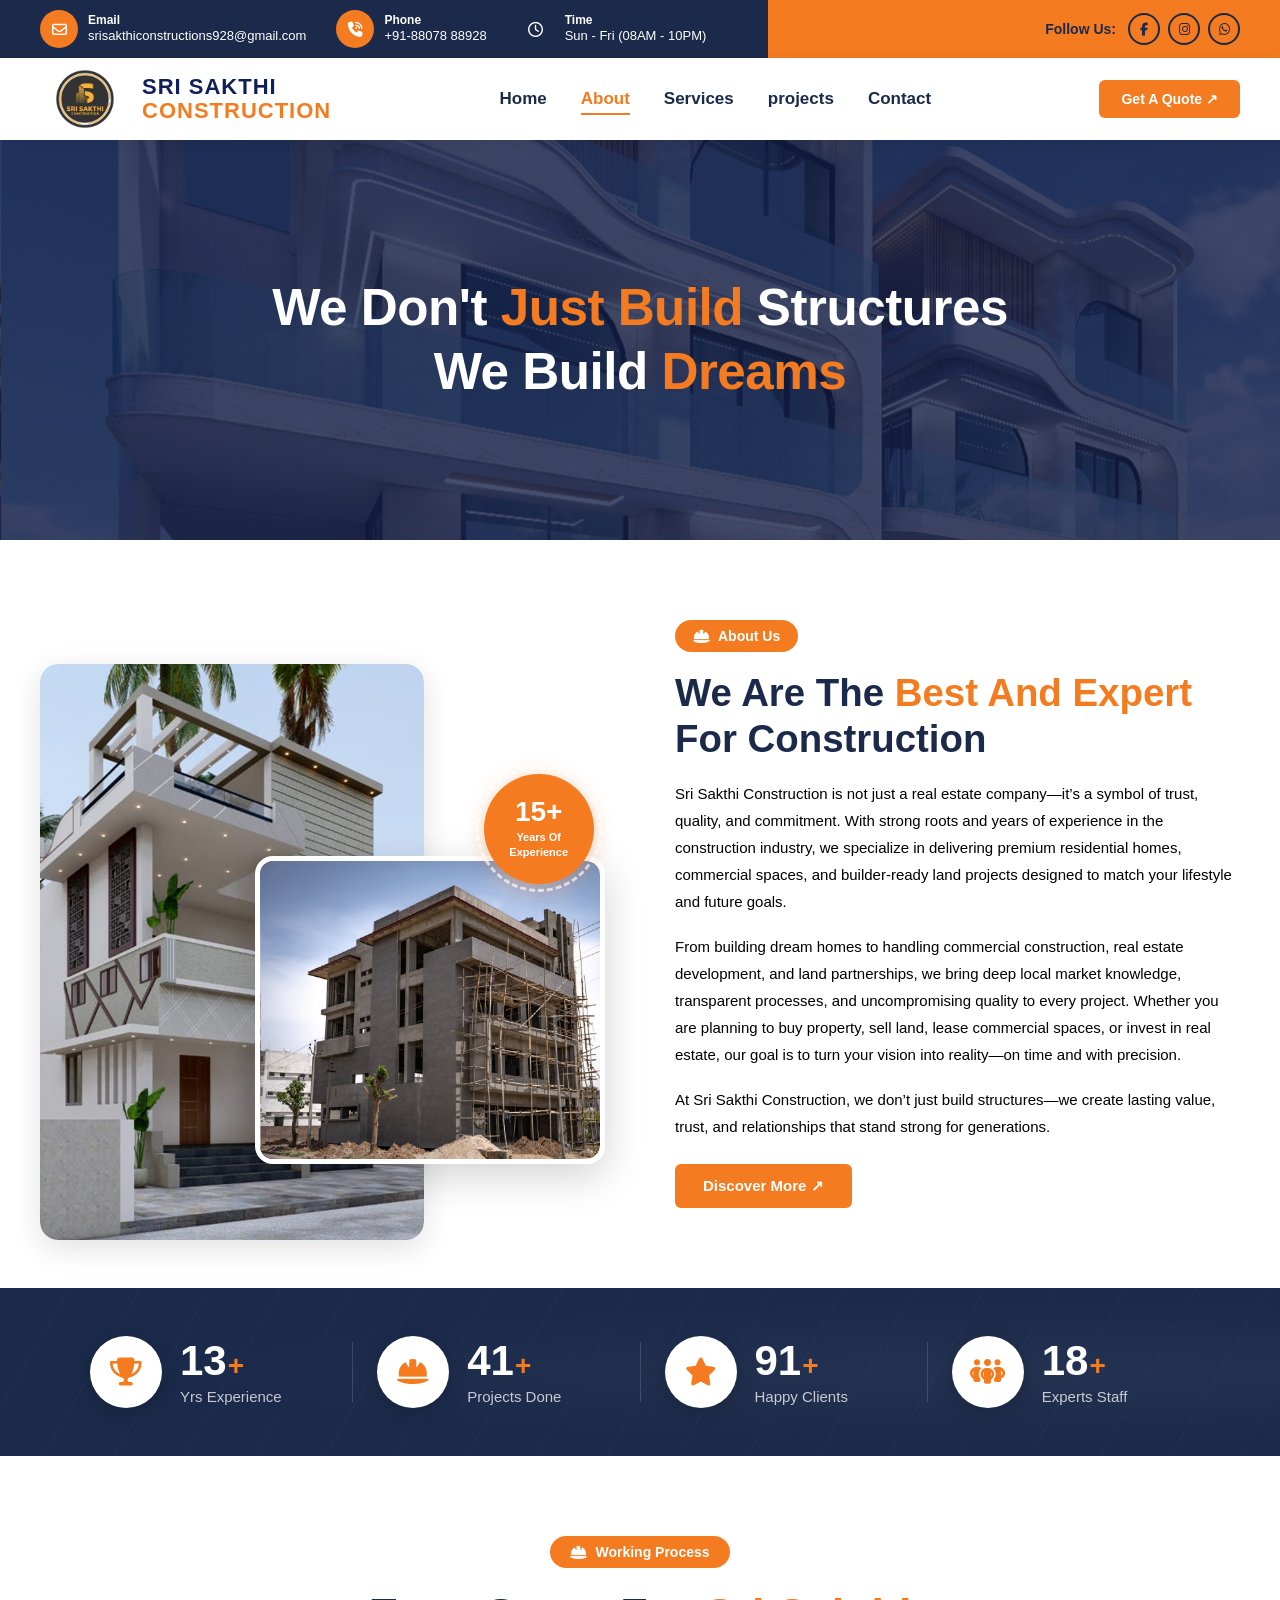
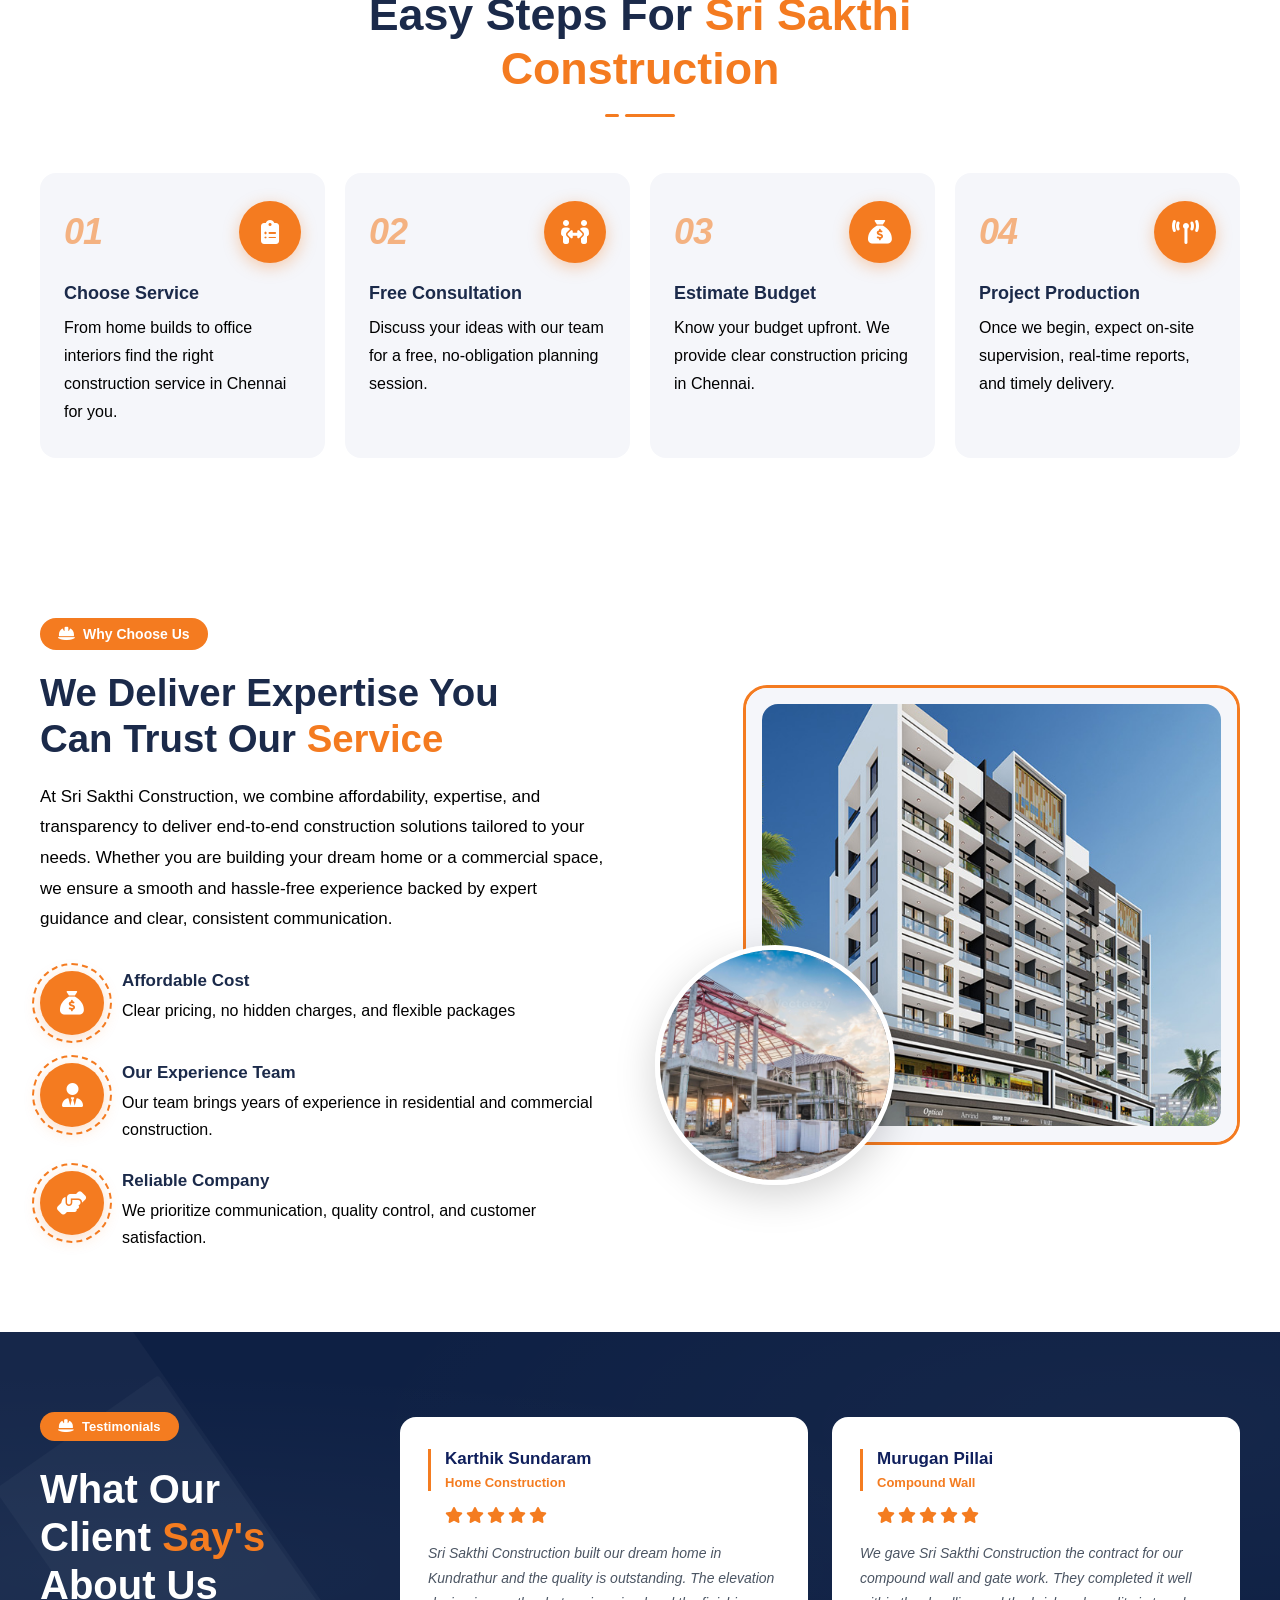
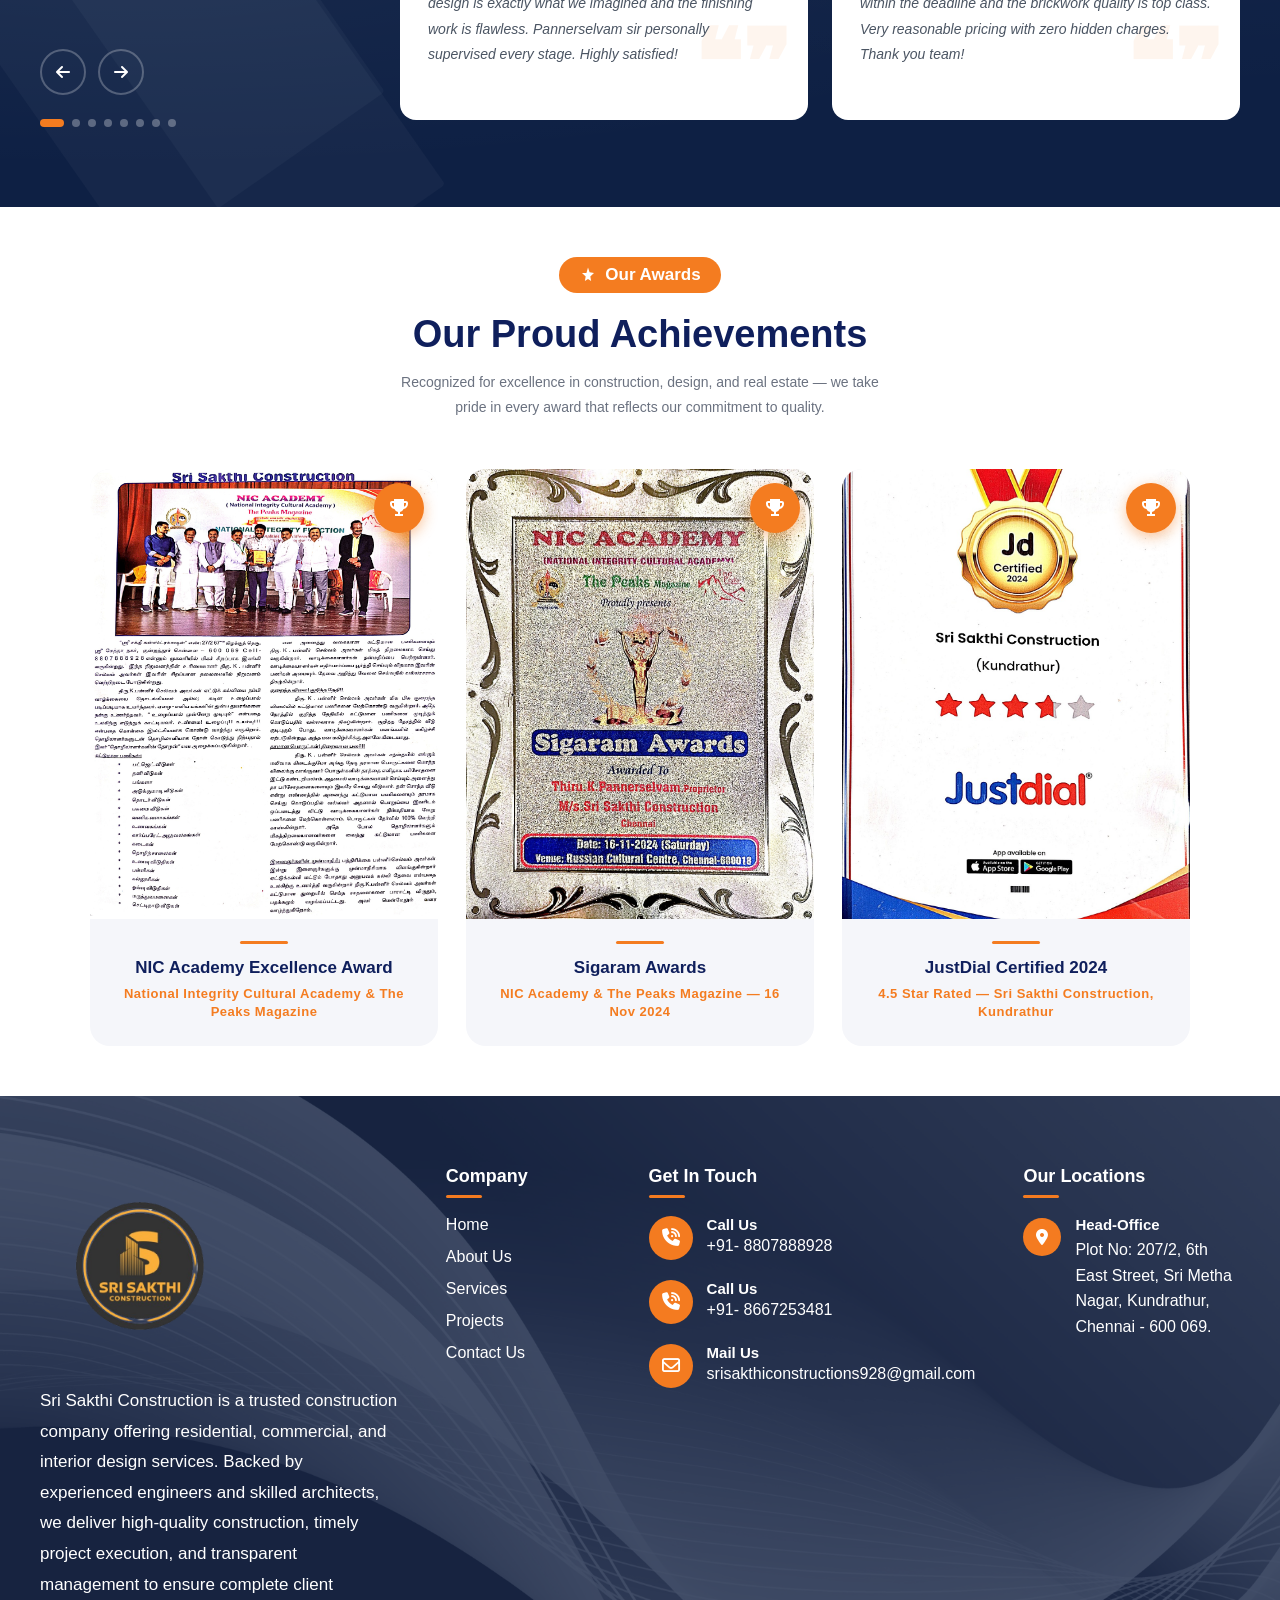
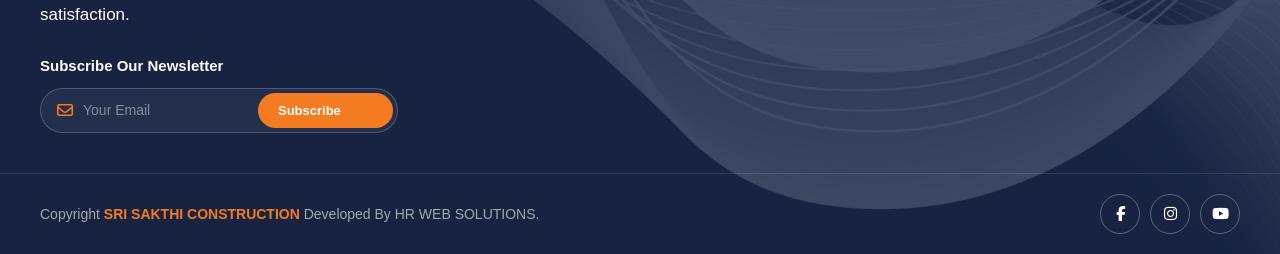
<file: about.html>
<!DOCTYPE html>
<html lang="en">
<head>
  <meta charset="UTF-8" />
  <meta name="viewport" content="width=device-width, initial-scale=1.0"/>
  <title>Sri Sakthi Construction</title>
  <link rel="stylesheet" href="css/style.css" />
  <link href="https://cdnjs.cloudflare.com/ajax/libs/font-awesome/6.5.0/css/all.min.css" rel="stylesheet"/>
</head>
<body>
 
<!-- ===== TOP BAR ===== -->
<div class="top-bar">
  <div class="top-bar-left">
    <div class="top-item">
      <span class="top-icon"><i class="fa-regular fa-envelope"></i></span>
      <div>
        <span class="top-label">Email</span>
        <span class="top-value">srisakthiconstructions928@gmail.com</span>
      </div>
    </div>
    <div class="top-item">
      <span class="top-icon"><i class="fa-solid fa-phone-volume"></i></span>
      <div>
        <span class="top-label">Phone</span>
        <span class="top-value">+91-88078 88928</span>
      </div>
    </div>
    <div class="top-item">
      <span class="top-icon"><i class="fa-regular fa-clock"></i></span>
      <div>
        <span class="top-label">Time</span>
        <span class="top-value">Sun - Fri (08AM - 10PM)</span>
      </div>
    </div>
  </div>
  <div class="top-bar-right">
    <span class="follow-text">Follow Us:</span>
    <div class="social-icons">
      <a href="#"><i class="fa-brands fa-facebook-f"></i></a>
      <a href="#"><i class="fa-brands fa-instagram"></i></a>
      <a href="https://wa.me/918807888928" target="_blank">
  <i class="fa-brands fa-whatsapp"></i>
</a>
      
    </div>
  </div>
</div>
 
<!-- ===== MAIN NAVBAR ===== -->
<header class="navbar">
  <div class="nav-container">
    <!-- Logo -->
   <div class="logo">
  <img src="images/logo.png" alt="Sri Sakthi Construction"/>
  <div class="brand-name">
    <span class="brand-top">SRI SAKTHI</span>
    <span class="brand-bottom">CONSTRUCTION</span>
  </div>
</div>
 
    <!-- Desktop Nav Links -->
    <nav class="nav-links">
      <a href="index.html" class="nav-link ">Home</a>
      <a href="about.html" class="nav-link active">About</a>
      <a href="services.html" class="nav-link">Services</a>
      <a href="projects.html" class="nav-link">projects</a>
      <a href="contact.html" class="nav-link">Contact</a>
    </nav>
 
    <a href="#" class="btn-quote" onclick="openQuoteModal('Basic Package')">
  Get A Quote ↗
</a>
 
    <!-- Hamburger -->
    <button class="hamburger" id="hamburger" aria-label="Toggle Menu">
      <span></span>
      <span></span>
      <span></span>
    </button>
  </div>
</header>
 
<!-- ===== MOBILE DRAWER ===== -->
<div class="mobile-overlay" id="overlay"></div>
<div class="mobile-drawer" id="mobileDrawer">
  <div class="drawer-header">
  <div class="logo">
  <img src="images/logo.png" alt="Sri Sakthi Construction"/>
  <div class="brand-name">
    <span class="brand-top">SRI SAKTHI</span>
    <span class="brand-bottom">CONSTRUCTION</span>
  </div>
</div>
    <button class="close-btn" id="closeBtn">
      <i class="fa-solid fa-xmark"></i>
    </button>
  </div>
 
  <nav class="drawer-links">
    <a href="index.html" class="drawer-link ">Home</a>
    <a href="about.html" class="drawer-link active">About</a>
    <a href="services.html" class="drawer-link">Services</a>
    <a href="projects.html" class="drawer-link">Projects</a>
    <a href="contact.html" class="drawer-link">Contact</a>
  </nav>
 
  <div class="drawer-contact">
    <a href="mailto:hunterproperty14@gmail.com">
      <span class="d-icon"><i class="fa-regular fa-envelope"></i></span>
      srisakthiconstructions928@gmail.com
    </a>
    <a href="tel:+917550110784">
      <span class="d-icon"><i class="fa-solid fa-phone-volume"></i></span>
      +91-88078 88928
    </a>
  </div>
 
  <div class="drawer-social">
    <a href="#"><i class="fa-brands fa-facebook-f"></i></a>
    <a href="https://wa.me/918807888928" target="_blank">
  <i class="fa-brands fa-whatsapp"></i>
</a>
    
    <a href="#"><i class="fa-brands fa-instagram"></i></a>
    
  </div>
</div>


<section class="tagline-section">
 
  <!-- Background image -->
  <div class="tagline-bg">
    <img src="images/tagline-bg.jpg" alt="Building Background" />
  </div>
 
  <!-- Overlay -->
  <div class="tagline-overlay"></div>
 
  <!-- Text -->
  <div class="tagline-content">
    <h2>
      We Don't <span class="highlight">Just Build</span> Structures<br>
      We Build <span class="highlight">Dreams</span>
    </h2>
  </div>
 
</section>

<section class="about-section">
  <div class="about-container">
 
    <!-- ── LEFT: Images ── -->
    <div class="about-images">
      <!-- Background big image -->
      <div class="img-main">
        <img src="images/about-building.jpg" alt="Building" />
      </div>
      <!-- Foreground small image -->
      <div class="img-secondary">
        <img src="images/about-office.jpg" alt="Office" />
      </div>
      <!-- Experience badge -->
      <div class="exp-badge">
        <span class="exp-number">15+</span>
        <span class="exp-text">Years Of<br>Experience</span>
      </div>
    </div>
 
    <!-- ── RIGHT: Content ── -->
    <div class="about-content">
 
      <!-- Tag -->
      <div class="about-tag">
        <i class="fa-solid fa-helmet-safety"></i>
        <span>About Us</span>
      </div>
 
      <!-- Heading -->
      <h2 class="about-heading">
        We Are The <span class="highlight">Best And Expert</span><br>
        For Construction
      </h2>
 
      <!-- Paragraphs -->
      <p class="about-para">
       Sri Sakthi Construction is not just a real estate company—it’s a symbol of trust, quality, and commitment. With strong roots and years of experience in the construction industry, we specialize in delivering premium residential homes, commercial spaces, and builder-ready land projects designed to match your lifestyle and future goals.
      </p>
      <p class="about-para">
      From building dream homes to handling commercial construction, real estate development, and land partnerships, we bring deep local market knowledge, transparent processes, and uncompromising quality to every project. Whether you are planning to buy property, sell land, lease commercial spaces, or invest in real estate, our goal is to turn your vision into reality—on time and with precision.
      </p>
      <p class="about-para">
        At Sri Sakthi Construction, we don’t just build structures—we create lasting value, trust, and relationships that stand strong for generations.
      </p>
 
      <!-- CTA Button -->
      <a href="about.html" class="btn-discover">Discover More ↗</a>
 
    </div>
  </div>
</section>


<section class="stats-section">
  <div class="stats-container">
 
    <div class="stat-item">
      <div class="stat-icon">
        <i class="fa-solid fa-trophy"></i>
      </div>
      <div class="stat-info">
        <div class="stat-number">
          <span class="count" data-target="15">0</span><span class="plus">+</span>
        </div>
        <p class="stat-label">Yrs Experience</p>
      </div>
    </div>
 
    <div class="stat-divider"></div>
 
    <div class="stat-item">
      <div class="stat-icon">
        <i class="fa-solid fa-helmet-safety"></i>
      </div>
      <div class="stat-info">
        <div class="stat-number">
          <span class="count" data-target="45">0</span><span class="plus">+</span>
        </div>
        <p class="stat-label">Projects Done</p>
      </div>
    </div>
 
    <div class="stat-divider"></div>
 
    <div class="stat-item">
      <div class="stat-icon">
        <i class="fa-solid fa-star"></i>
      </div>
      <div class="stat-info">
        <div class="stat-number">
          <span class="count" data-target="100">0</span><span class="plus">+</span>
        </div>
        <p class="stat-label">Happy Clients</p>
      </div>
    </div>
 
    <div class="stat-divider"></div>
 
    <div class="stat-item">
      <div class="stat-icon">
        <i class="fa-solid fa-people-group"></i>
      </div>
      <div class="stat-info">
        <div class="stat-number">
          <span class="count" data-target="20">0</span><span class="plus">+</span>
        </div>
        <p class="stat-label">Experts Staff</p>
      </div>
    </div>
 
  </div>
</section>


<section class="process-section">
  <div class="process-container">
 
    <!-- ── Header ── -->
    <div class="process-header">
      <div class="process-tag">
        <i class="fa-solid fa-helmet-safety"></i>
        <span>Working Process</span>
      </div>
      <h2 class="process-heading">
        Easy Steps For <span class="highlight">Sri Sakthi<br>Construction</span>
      </h2>
      <div class="heading-underline">
        <span class="line-short"></span>
        <span class="line-long"></span>
      </div>
    </div>
 
    <!-- ── Steps Grid ── -->
    <div class="process-grid">
 
      <!-- Step 1 -->
      <div class="process-card">
        <div class="card-top-row">
          <span class="step-number">01</span>
          <div class="step-icon">
            <i class="fa-solid fa-clipboard-list"></i>
          </div>
        </div>
        <h3 class="step-title">Choose Service</h3>
        <p class="step-desc">From home builds to office interiors find the right construction service in Chennai for you.</p>
      </div>
 
      <!-- Step 2 -->
      <div class="process-card">
        <div class="card-top-row">
          <span class="step-number">02</span>
          <div class="step-icon">
            <i class="fa-solid fa-people-arrows"></i>
          </div>
        </div>
        <h3 class="step-title">Free Consultation</h3>
        <p class="step-desc">Discuss your ideas with our team for a free, no-obligation planning session.</p>
      </div>
 
      <!-- Step 3 -->
      <div class="process-card">
        <div class="card-top-row">
          <span class="step-number">03</span>
          <div class="step-icon">
            <i class="fa-solid fa-sack-dollar"></i>
          </div>
        </div>
        <h3 class="step-title">Estimate Budget</h3>
        <p class="step-desc">Know your budget upfront. We provide clear construction pricing in Chennai.</p>
      </div>
 
      <!-- Step 4 -->
      <div class="process-card">
        <div class="card-top-row">
          <span class="step-number">04</span>
          <div class="step-icon">
            <i class="fa-solid fa-tower-broadcast"></i>
          </div>
        </div>
        <h3 class="step-title">Project Production</h3>
        <p class="step-desc">Once we begin, expect on-site supervision, real-time reports, and timely delivery.</p>
      </div>
 
    </div><!-- /process-grid -->
 
  </div>
</section>


<section class="why-section">
  <div class="why-container">
 
    <!-- ── LEFT: Content ── -->
    <div class="why-content">
 
      <div class="why-tag">
        <i class="fa-solid fa-helmet-safety"></i>
        <span>Why Choose Us</span>
      </div>
 
      <h2 class="why-heading">
        We Deliver Expertise You<br>
        Can Trust Our <span class="highlight">Service</span>
      </h2>
 
      <p class="why-para">
       At Sri Sakthi Construction, we combine affordability, expertise, and transparency to deliver end-to-end construction solutions tailored to your needs. Whether you are building your dream home or a commercial space, we ensure a smooth and hassle-free experience backed by expert guidance and clear, consistent communication.
      </p>
 
      <!-- Feature list -->
      <div class="why-features">
 
        <div class="why-feature">
          <div class="feat-icon">
            <i class="fa-solid fa-sack-dollar"></i>
          </div>
          <div class="feat-text">
            <h4>Affordable Cost</h4>
            <p>Clear pricing, no hidden charges, and flexible packages</p>
          </div>
        </div>
 
        <div class="why-feature">
          <div class="feat-icon">
            <i class="fa-solid fa-user-tie"></i>
          </div>
          <div class="feat-text">
            <h4>Our Experience Team</h4>
            <p>Our team brings years of experience in residential and commercial construction.</p>
          </div>
        </div>
 
        <div class="why-feature">
          <div class="feat-icon">
            <i class="fa-solid fa-handshake-angle"></i>
          </div>
          <div class="feat-text">
            <h4>Reliable Company</h4>
            <p>We prioritize communication, quality control, and customer satisfaction.</p>
          </div>
        </div>
 
      </div>
    </div>
 
    <!-- ── RIGHT: Images ── -->
    <div class="why-images">
      <!-- Orange rounded border frame -->
      <div class="img-frame">
        <img src="images/why-building.jpg" alt="Building" class="img-building" />
      </div>
      <!-- Circular client photo overlapping bottom-left -->
      <div class="img-circle">
        <img src="images/why-client.jpg" alt="Client" />
      </div>
    </div>
 
  </div>
</section>


<section class="ts-section">
  <div class="ts-inner">
 
    <!-- LEFT -->
    <div class="ts-left">
      <div class="ts-badge">
        <i class="fa-solid fa-helmet-safety"></i>
        <span>Testimonials</span>
      </div>
      <h2>What Our Client <span>Say's</span> About Us</h2>
 
      <div class="ts-arrows">
        <button class="ts-btn" id="tsPrev"><i class="fa-solid fa-arrow-left"></i></button>
        <button class="ts-btn" id="tsNext"><i class="fa-solid fa-arrow-right"></i></button>
      </div>
 
      <div class="ts-dots" id="tsDots"></div>
    </div>
 
    <!-- RIGHT -->
    <div class="ts-right">
      <div class="ts-track" id="tsTrack">
 
        <!-- Review 1 -->
        <div class="ts-card">
          <div class="ts-reviewer">
            <h4>Karthik Sundaram</h4>
            <span>Home Construction</span>
          </div>
          <div class="ts-stars">
            <i class="fa-solid fa-star"></i><i class="fa-solid fa-star"></i>
            <i class="fa-solid fa-star"></i><i class="fa-solid fa-star"></i>
            <i class="fa-solid fa-star"></i>
          </div>
          <p class="ts-text">Sri Sakthi Construction built our dream home in Kundrathur and the quality is outstanding. The elevation design is exactly what we imagined and the finishing work is flawless. Pannerselvam sir personally supervised every stage. Highly satisfied!</p>
          <div class="ts-watermark">❝❞</div>
        </div>
 
        <!-- Review 2 -->
        <div class="ts-card">
          <div class="ts-reviewer">
            <h4>Murugan Pillai</h4>
            <span>Compound Wall</span>
          </div>
          <div class="ts-stars">
            <i class="fa-solid fa-star"></i><i class="fa-solid fa-star"></i>
            <i class="fa-solid fa-star"></i><i class="fa-solid fa-star"></i>
            <i class="fa-solid fa-star"></i>
          </div>
          <p class="ts-text">We gave Sri Sakthi Construction the contract for our compound wall and gate work. They completed it well within the deadline and the brickwork quality is top class. Very reasonable pricing with zero hidden charges. Thank you team!</p>
          <div class="ts-watermark">❝❞</div>
        </div>
 
        <!-- Review 3 -->
        <div class="ts-card">
          <div class="ts-reviewer">
            <h4>Deepa Rajendran</h4>
            <span>Interior Design</span>
          </div>
          <div class="ts-stars">
            <i class="fa-solid fa-star"></i><i class="fa-solid fa-star"></i>
            <i class="fa-solid fa-star"></i><i class="fa-solid fa-star"></i>
            <i class="fa-solid fa-star"></i>
          </div>
          <p class="ts-text">I hired Sri Sakthi Construction for complete interior design of my new flat. The false ceiling, modular kitchen, and wardrobe designs are absolutely stunning. They understood my taste and delivered beyond expectations. Will recommend to all my friends!</p>
          <div class="ts-watermark">❝❞</div>
        </div>
 
        <!-- Review 4 -->
        <div class="ts-card">
          <div class="ts-reviewer">
            <h4>Siva Subramanian</h4>
            <span>Commercial Construction</span>
          </div>
          <div class="ts-stars">
            <i class="fa-solid fa-star"></i><i class="fa-solid fa-star"></i>
            <i class="fa-solid fa-star"></i><i class="fa-solid fa-star"></i>
            <i class="fa-solid fa-star"></i>
          </div>
          <p class="ts-text">Sri Sakthi Construction handled our commercial showroom construction from scratch. The RCC work and tiling are of excellent quality. The project was delivered on time and the cost was very transparent. Best commercial builders in Chennai!</p>
          <div class="ts-watermark">❝❞</div>
        </div>
 
        <!-- Review 5 -->
        <div class="ts-card">
          <div class="ts-reviewer">
            <h4>Vijayalakshmi Mohan</h4>
            <span>Home Renovation</span>
          </div>
          <div class="ts-stars">
            <i class="fa-solid fa-star"></i><i class="fa-solid fa-star"></i>
            <i class="fa-solid fa-star"></i><i class="fa-solid fa-star"></i>
            <i class="fa-solid fa-star"></i>
          </div>
          <p class="ts-text">We did a full home renovation through Sri Sakthi Construction — new flooring, bathroom tiling, painting, and electrical rewiring. The workers were very disciplined and kept the site clean every day. The result is like a brand new house. Excellent work!</p>
          <div class="ts-watermark">❝❞</div>
        </div>
 
        <!-- Review 6 -->
        <div class="ts-card">
          <div class="ts-reviewer">
            <h4>Anbarasan Sekar</h4>
            <span>Home Construction</span>
          </div>
          <div class="ts-stars">
            <i class="fa-solid fa-star"></i><i class="fa-solid fa-star"></i>
            <i class="fa-solid fa-star"></i><i class="fa-solid fa-star"></i>
            <i class="fa-solid fa-star"></i>
          </div>
          <p class="ts-text">Sri Sakthi Construction built our G+2 house in Chennai and every floor is perfectly done. Structural work, plastering, tiles — everything is high quality. Pannerselvam sir kept us updated regularly. Very trustworthy and reliable builders. 100% recommend!</p>
          <div class="ts-watermark">❝❞</div>
        </div>
 
        <!-- Review 7 -->
        <div class="ts-card">
          <div class="ts-reviewer">
            <h4>Babu Natarajan</h4>
            <span>Compound Wall</span>
          </div>
          <div class="ts-stars">
            <i class="fa-solid fa-star"></i><i class="fa-solid fa-star"></i>
            <i class="fa-solid fa-star"></i><i class="fa-solid fa-star"></i>
            <i class="fa-solid fa-star"></i>
          </div>
          <p class="ts-text">I am very happy with the compound wall and entrance gate work done by Sri Sakthi Construction for my plot in Kundrathur. The work is solid and the design looks very elegant. They completed the job faster than expected. Great team!</p>
          <div class="ts-watermark">❝❞</div>
        </div>
 
        <!-- Review 8 -->
        <div class="ts-card">
          <div class="ts-reviewer">
            <h4>Nirmala Chandrasekhar</h4>
            <span>Interior Design</span>
          </div>
          <div class="ts-stars">
            <i class="fa-solid fa-star"></i><i class="fa-solid fa-star"></i>
            <i class="fa-solid fa-star"></i><i class="fa-solid fa-star"></i>
            <i class="fa-solid fa-star"></i>
          </div>
          <p class="ts-text">The interior design team at Sri Sakthi Construction transformed our living room and master bedroom completely. The TV unit, ceiling design, and lighting setup look premium. They stuck to budget and timeline without any compromise. Truly talented team!</p>
          <div class="ts-watermark">❝❞</div>
        </div>
 
        <!-- Review 9 -->
        <div class="ts-card">
          <div class="ts-reviewer">
            <h4>Riyaz Ahmed</h4>
            <span>Commercial Construction</span>
          </div>
          <div class="ts-stars">
            <i class="fa-solid fa-star"></i><i class="fa-solid fa-star"></i>
            <i class="fa-solid fa-star"></i><i class="fa-solid fa-star"></i>
            <i class="fa-solid fa-star"></i>
          </div>
          <p class="ts-text">We awarded Sri Sakthi Construction the contract for our office building and we are fully satisfied. The commercial construction was completed neatly with great attention to detail. The electrical and plumbing work is especially very clean. Wonderful experience!</p>
          <div class="ts-watermark">❝❞</div>
        </div>
 
        <!-- Review 10 -->
        <div class="ts-card">
          <div class="ts-reviewer">
            <h4>Sumathi Venkatesh</h4>
            <span>Home Renovation</span>
          </div>
          <div class="ts-stars">
            <i class="fa-solid fa-star"></i><i class="fa-solid fa-star"></i>
            <i class="fa-solid fa-star"></i><i class="fa-solid fa-star"></i>
            <i class="fa-solid fa-star"></i>
          </div>
          <p class="ts-text">Sri Sakthi Construction renovated our old house completely. The bathroom renovation, kitchen tiles, new doors, and painting all look fantastic. Workers were very professional and respectful. We are living in a brand new home now. Superb work at the best price!</p>
          <div class="ts-watermark">❝❞</div>
        </div>
 
        <!-- Review 11 -->
        <div class="ts-card">
          <div class="ts-reviewer">
            <h4>Govindaraj Pillai</h4>
            <span>Home Construction</span>
          </div>
          <div class="ts-stars">
            <i class="fa-solid fa-star"></i><i class="fa-solid fa-star"></i>
            <i class="fa-solid fa-star"></i><i class="fa-solid fa-star"></i>
            <i class="fa-solid fa-star"></i>
          </div>
          <p class="ts-text">Built our individual house with Sri Sakthi Construction and the experience was smooth from day one. The blueprint, material selection, and daily progress updates were all very organized. The house is Vastu compliant and beautifully finished. Thank you so much!</p>
          <div class="ts-watermark">❝❞</div>
        </div>
 
        <!-- Review 12 -->
        <div class="ts-card">
          <div class="ts-reviewer">
            <h4>Selvakumar Industries</h4>
            <span>Compound Wall</span>
          </div>
          <div class="ts-stars">
            <i class="fa-solid fa-star"></i><i class="fa-solid fa-star"></i>
            <i class="fa-solid fa-star"></i><i class="fa-solid fa-star"></i>
            <i class="fa-solid fa-star"></i>
          </div>
          <p class="ts-text">Sri Sakthi Construction did the compound wall for our factory premises. The work is very strong and durable. They used quality materials and the finishing is neat. Pannerselvam sir personally came and inspected the site multiple times. Very dedicated team!</p>
          <div class="ts-watermark">❝❞</div>
        </div>
 
        <!-- Review 13 -->
        <div class="ts-card">
          <div class="ts-reviewer">
            <h4>Kavitha Suresh</h4>
            <span>Interior Design</span>
          </div>
          <div class="ts-stars">
            <i class="fa-solid fa-star"></i><i class="fa-solid fa-star"></i>
            <i class="fa-solid fa-star"></i><i class="fa-solid fa-star"></i>
            <i class="fa-solid fa-star"></i>
          </div>
          <p class="ts-text">The kitchen and dining interior done by Sri Sakthi Construction is absolutely amazing. The modular cabinets, granite countertop, and lighting combination looks like a magazine photo. Their design team listened to every requirement patiently. Very happy with the output!</p>
          <div class="ts-watermark">❝❞</div>
        </div>
 
        <!-- Review 14 -->
        <div class="ts-card">
          <div class="ts-reviewer">
            <h4>Farooq Hussain</h4>
            <span>Commercial Construction</span>
          </div>
          <div class="ts-stars">
            <i class="fa-solid fa-star"></i><i class="fa-solid fa-star"></i>
            <i class="fa-solid fa-star"></i><i class="fa-solid fa-star"></i>
            <i class="fa-solid fa-star"></i>
          </div>
          <p class="ts-text">We got our hotel building constructed by Sri Sakthi Construction and the quality is excellent. The RCC columns, staircase, and flooring work are all top class. The project was delivered within budget without any delay. Best commercial builders we have worked with!</p>
          <div class="ts-watermark">❝❞</div>
        </div>
 
        <!-- Review 15 -->
        <div class="ts-card">
          <div class="ts-reviewer">
            <h4>Thenmozhi Balaji</h4>
            <span>Home Renovation</span>
          </div>
          <div class="ts-stars">
            <i class="fa-solid fa-star"></i><i class="fa-solid fa-star"></i>
            <i class="fa-solid fa-star"></i><i class="fa-solid fa-star"></i>
            <i class="fa-solid fa-star"></i>
          </div>
          <p class="ts-text">Sri Sakthi Construction renovated our 20-year-old ancestral home beautifully. New flooring, wall cladding, staircase railing, and full exterior painting — all done with great care. The workers treated the house like their own. Outstanding renovation at a very fair cost!</p>
          <div class="ts-watermark">❝❞</div>
        </div>
 
      </div><!-- /ts-track -->
    </div><!-- /ts-right -->
 
  </div>
</section>


<div class="aw-header">
    <div class="aw-badge">
      <svg viewBox="0 0 24 24">
        <path d="M12 2l2.09 6.26L20 9.27l-4.91 4.73L16.18 20 12 17.27 7.82 20l1.09-6L4 9.27l5.91-.01z"/>
      </svg>
      Our Awards
    </div>
    <h2>Our Proud Achievements</h2>
    <p>Recognized for excellence in construction, design, and real estate — we take pride in every award that reflects our commitment to quality.</p>
  </div>
 
  <!-- Awards Grid -->
  <div class="aw-grid">
 
    <!-- Award 1 -->
    <div class="aw-card">
      <div class="aw-photo">
        <img src="images/award1.jpg" alt="Best Construction Company"/>
        <div class="aw-trophy">
          <svg viewBox="0 0 24 24">
            <path d="M19 5h-2V3H7v2H5C3.9 5 3 5.9 3 7v1c0 2.55 1.92 4.63 4.39 4.94A5.01 5.01 0 0 0 11 15.9V18H8v2h8v-2h-3v-2.1a5.01 5.01 0 0 0 3.61-2.96C19.08 12.63 21 10.55 21 8V7c0-1.1-.9-2-2-2zm-2 3.8V7h2v1c0 1.3-.84 2.4-2 2.8zM5 8V7h2v3.8C5.84 10.4 5 9.3 5 8z"/>
          </svg>
        </div>
      </div>
      <div class="aw-info">
      <h4>NIC Academy Excellence Award</h4>
<span>National Integrity Cultural Academy & The Peaks Magazine</span>
      </div>
    </div>
 
    <!-- Award 2 -->
    <div class="aw-card">
      <div class="aw-photo">
        <img src="images/award2.jpg" alt="Excellence in Interior Design"/>
        <div class="aw-trophy">
          <svg viewBox="0 0 24 24">
            <path d="M19 5h-2V3H7v2H5C3.9 5 3 5.9 3 7v1c0 2.55 1.92 4.63 4.39 4.94A5.01 5.01 0 0 0 11 15.9V18H8v2h8v-2h-3v-2.1a5.01 5.01 0 0 0 3.61-2.96C19.08 12.63 21 10.55 21 8V7c0-1.1-.9-2-2-2zm-2 3.8V7h2v1c0 1.3-.84 2.4-2 2.8zM5 8V7h2v3.8C5.84 10.4 5 9.3 5 8z"/>
          </svg>
        </div>
      </div>
      <div class="aw-info">
      <h4>Sigaram Awards</h4>
<span>NIC Academy & The Peaks Magazine — 16 Nov 2024</span>
      </div>
    </div>
 
    <!-- Award 3 -->
    <div class="aw-card">
      <div class="aw-photo">
        <img src="images/award3.jpg" alt="Top Property Developer"/>
        <div class="aw-trophy">
          <svg viewBox="0 0 24 24">
            <path d="M19 5h-2V3H7v2H5C3.9 5 3 5.9 3 7v1c0 2.55 1.92 4.63 4.39 4.94A5.01 5.01 0 0 0 11 15.9V18H8v2h8v-2h-3v-2.1a5.01 5.01 0 0 0 3.61-2.96C19.08 12.63 21 10.55 21 8V7c0-1.1-.9-2-2-2zm-2 3.8V7h2v1c0 1.3-.84 2.4-2 2.8zM5 8V7h2v3.8C5.84 10.4 5 9.3 5 8z"/>
          </svg>
        </div>
      </div>
      <div class="aw-info">
      <h4>JustDial Certified 2024</h4>
<span>4.5 Star Rated — Sri Sakthi Construction, Kundrathur</span>
      </div>
    </div>
 
  </div>





<footer class="footer">
 
  <!-- Wave background image -->
  <div class="footer-bg">
    <img src="images/footer-bg.jpg" alt="Footer Background" />
  </div>
 
  <!-- ── Main Grid ── -->
  <div class="footer-main">
 
    <!-- Col 1: Brand -->
    <div class="footer-brand">
      <a href="#" class="footer-logo">
        <img src="images/logo.png" alt="Hunter Property Logo" />
      </a>
      <p class="footer-desc">
     Sri Sakthi Construction is a trusted construction company offering residential, commercial, and interior design services. Backed by experienced engineers and skilled architects, we deliver high-quality construction, timely project execution, and transparent management to ensure complete client satisfaction.
      </p>
      <p class="footer-newsletter-label">Subscribe Our Newsletter</p>
      <div class="newsletter-row">
        <i class="fa-regular fa-envelope"></i>
        <input type="email" placeholder="Your Email" id="newsletterEmail" />
        <button class="btn-subscribe" onclick="subscribeNewsletter()">
          Subscribe <i class="fa-regular fa-paper-plane"></i>
        </button>
      </div>
    </div>
 
    <!-- Col 2: Company -->
    <div class="footer-col">
      <h4>Company</h4>
      <ul class="footer-links">
         <li><a href="index.html">Home</a></li>
        <li><a href="about.html">About Us</a></li>
        <li><a href="services.html">Services</a></li>
        <li><a href="projects.html">Projects</a></li>
        <li><a href="contact.html">Contact Us</a></li>

      </ul>
    </div>
 
    <!-- Col 3: Get In Touch -->
    <div class="footer-col">
      <h4>Get In Touch</h4>
      <div class="contact-items">
        <div class="contact-item">
          <div class="contact-icon">
            <i class="fa-solid fa-phone-volume"></i>
          </div>
          <div class="contact-info">
            <h5>Call Us</h5>
            <a href="tel:+917550110784">+91- 8807888928</a>
          </div>
        </div>
        <div class="contact-item">
          <div class="contact-icon">
            <i class="fa-solid fa-phone-volume"></i>
          </div>
          <div class="contact-info">
            <h5>Call Us</h5>
            <a href="tel:+917550110784">+91- 8667253481</a>
          </div>
        </div>
        <div class="contact-item">
          <div class="contact-icon">
            <i class="fa-regular fa-envelope"></i>
          </div>
          <div class="contact-info">
            <h5>Mail Us</h5>
            <a href="mailto:hunterproperty14@gmail.com">srisakthiconstructions928@gmail.com</a>
          </div>
        </div>
      </div>
    </div>
 
    <!-- Col 4: Locations -->
    <div class="footer-col">
      <h4>Our Locations</h4>
      <div class="location-items">
     
        
        <div class="location-item">
          <div class="location-icon">
            <i class="fa-solid fa-location-dot"></i>
          </div>
          <div class="location-info">
            <h5>Head-Office</h5>
            <p>Plot No: 207/2, 6th East Street,
Sri Metha Nagar, Kundrathur,
Chennai - 600 069.</p>
          </div>
        </div>
      </div>
    </div>
 
  </div><!-- /footer-main -->
 
  <!-- ── Bottom Bar ── -->
  <div class="footer-bottom">
    <p class="footer-copy">
      Copyright <a href="SRI SATHI CONSTRUCTION" target="_blank">SRI SAKTHI CONSTRUCTION</a> Developed By HR WEB SOLUTIONS.
    </p>
    <div class="footer-socials">
      <a href="#" aria-label="Facebook"><i class="fa-brands fa-facebook-f"></i></a>

      <a href="#" aria-label="Instagram"><i class="fa-brands fa-instagram"></i></a>
      <a href="#" aria-label="YouTube"><i class="fa-brands fa-youtube"></i></a>
    </div>
  </div>
 
</footer>


<script src="js/about.js"></script>
</body>
</html>
</file>
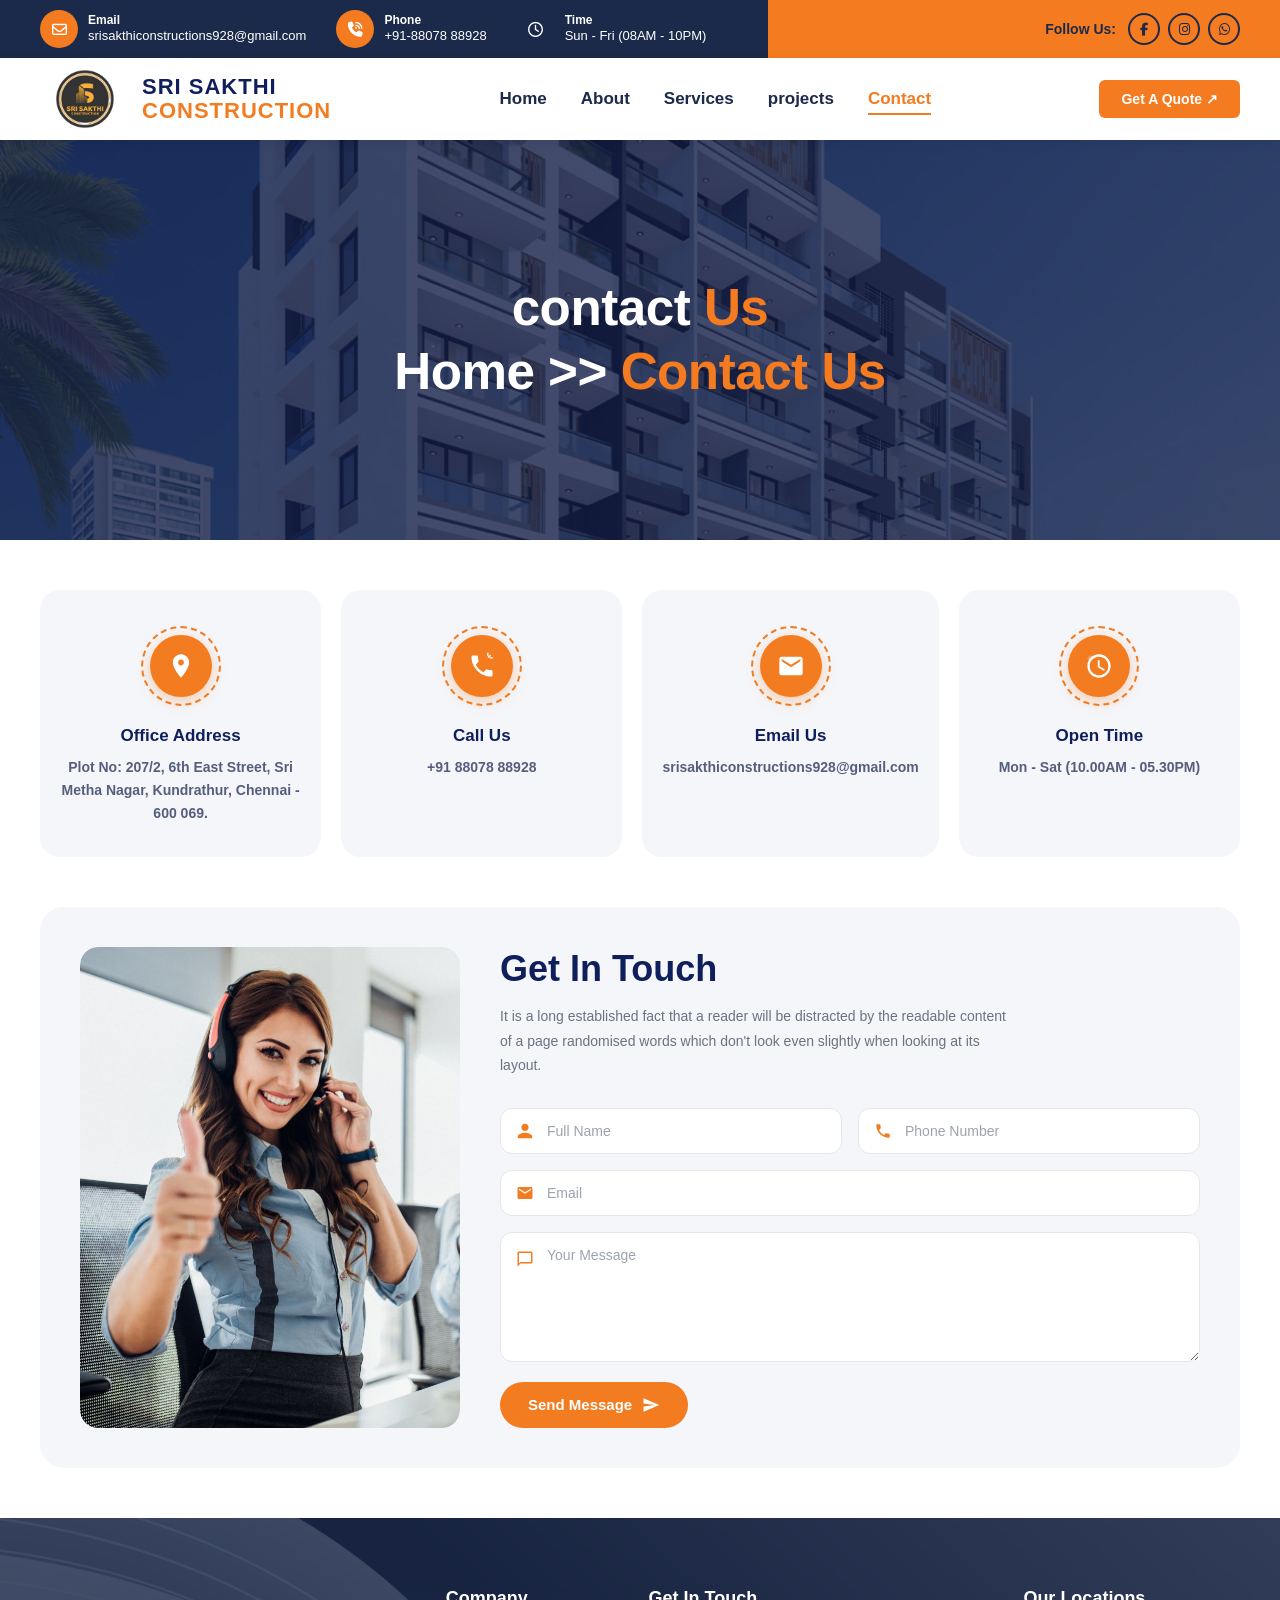
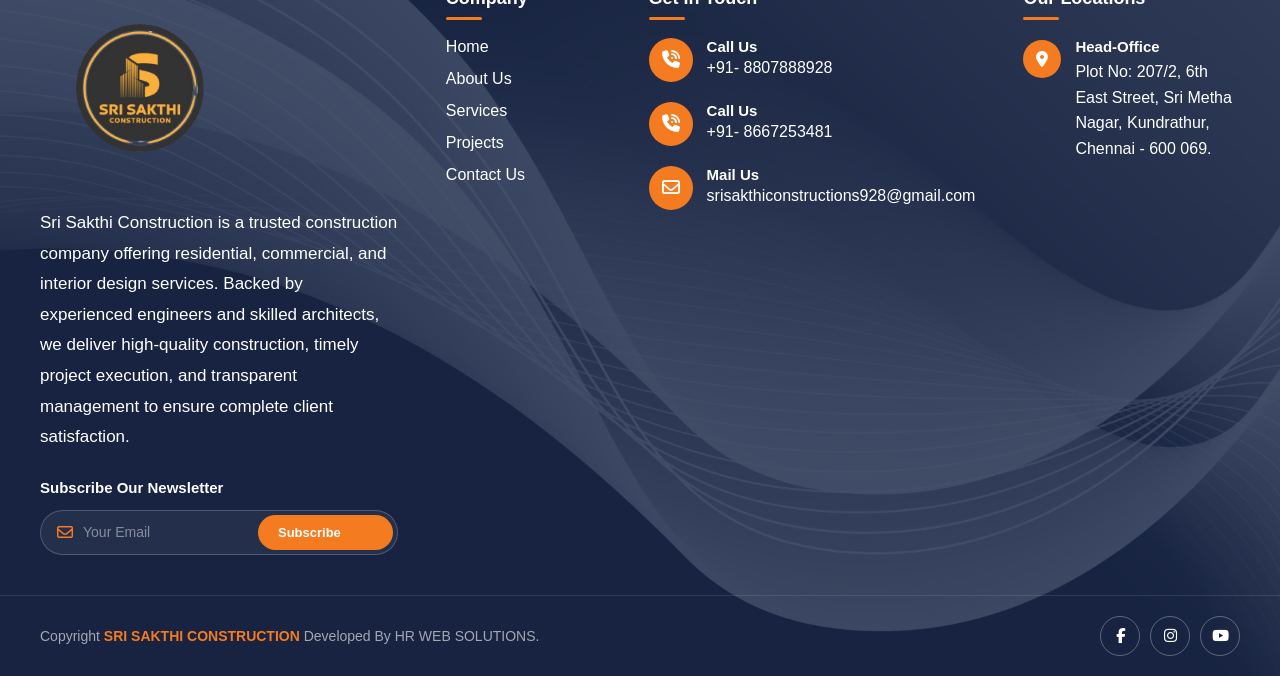
<file: contact.html>
<!DOCTYPE html>
<html lang="en">
<head>
  <meta charset="UTF-8" />
  <meta name="viewport" content="width=device-width, initial-scale=1.0"/>
  <title>Sri Sakthi Construction</title>
  <link rel="stylesheet" href="css/style.css" />
  <link href="https://cdnjs.cloudflare.com/ajax/libs/font-awesome/6.5.0/css/all.min.css" rel="stylesheet"/>
</head>
<body>
 
<!-- ===== TOP BAR ===== -->
<div class="top-bar">
  <div class="top-bar-left">
    <div class="top-item">
      <span class="top-icon"><i class="fa-regular fa-envelope"></i></span>
      <div>
        <span class="top-label">Email</span>
        <span class="top-value">srisakthiconstructions928@gmail.com</span>
      </div>
    </div>
    <div class="top-item">
      <span class="top-icon"><i class="fa-solid fa-phone-volume"></i></span>
      <div>
        <span class="top-label">Phone</span>
        <span class="top-value">+91-88078 88928</span>
      </div>
    </div>
    <div class="top-item">
      <span class="top-icon"><i class="fa-regular fa-clock"></i></span>
      <div>
        <span class="top-label">Time</span>
        <span class="top-value">Sun - Fri (08AM - 10PM)</span>
      </div>
    </div>
  </div>
  <div class="top-bar-right">
    <span class="follow-text">Follow Us:</span>
    <div class="social-icons">
      <a href="#"><i class="fa-brands fa-facebook-f"></i></a>
      <a href="#"><i class="fa-brands fa-instagram"></i></a>
      <a href="https://wa.me/918807888928" target="_blank">
  <i class="fa-brands fa-whatsapp"></i>
</a>
      
    </div>
  </div>
</div>
 
<!-- ===== MAIN NAVBAR ===== -->
<header class="navbar">
  <div class="nav-container">
    <!-- Logo -->
   <div class="logo">
  <img src="images/logo.png" alt="Sri Sakthi Construction"/>
  <div class="brand-name">
    <span class="brand-top">SRI SAKTHI</span>
    <span class="brand-bottom">CONSTRUCTION</span>
  </div>
</div>
 
    <!-- Desktop Nav Links -->
    <nav class="nav-links">
      <a href="index.html" class="nav-link ">Home</a>
      <a href="about.html" class="nav-link ">About</a>
      <a href="services.html" class="nav-link ">Services</a>
      <a href="projects.html" class="nav-link ">projects</a>
      <a href="contact.html" class="nav-link active ">Contact</a>
    </nav>
 
    <a href="#" class="btn-quote" onclick="openQuoteModal('Basic Package')">
  Get A Quote ↗
</a>
 
    <!-- Hamburger -->
    <button class="hamburger" id="hamburger" aria-label="Toggle Menu">
      <span></span>
      <span></span>
      <span></span>
    </button>
  </div>
</header>
 
<!-- ===== MOBILE DRAWER ===== -->
<div class="mobile-overlay" id="overlay"></div>
<div class="mobile-drawer" id="mobileDrawer">
  <div class="drawer-header">
  <div class="logo">
  <img src="images/logo.png" alt="Sri Sakthi Construction"/>
  <div class="brand-name">
    <span class="brand-top">SRI SAKTHI</span>
    <span class="brand-bottom">CONSTRUCTION</span>
  </div>
</div>
    <button class="close-btn" id="closeBtn">
      <i class="fa-solid fa-xmark"></i>
    </button>
  </div>
 
  <nav class="drawer-links">
    <a href="index.html" class="drawer-link ">Home</a>
    <a href="about.html" class="drawer-link ">About</a>
    <a href="services.html" class="drawer-link ">Services</a>
    <a href="projects.html" class="drawer-link ">Projects</a>
    <a href="contact.html" class="drawer-link active">Contact</a>
  </nav>
 
  <div class="drawer-contact">
    <a href="mailto:hunterproperty14@gmail.com">
      <span class="d-icon"><i class="fa-regular fa-envelope"></i></span>
      srisakthiconstructions928@gmail.com
    </a>
    <a href="tel:+917550110784">
      <span class="d-icon"><i class="fa-solid fa-phone-volume"></i></span>
      +91-88078 88928
    </a>
  </div>
 
  <div class="drawer-social">
    <a href="#"><i class="fa-brands fa-facebook-f"></i></a>
    <a href="https://wa.me/918807888928" target="_blank">
  <i class="fa-brands fa-whatsapp"></i>
</a>
    
    <a href="#"><i class="fa-brands fa-instagram"></i></a>
    
  </div>
</div>


<section class="tagline-section">
 
  <!-- Background image -->
  <div class="tagline-bg">
    <img src="images/project banner.jpg" alt="Building Background" />
  </div>
 
  <!-- Overlay -->
  <div class="tagline-overlay"></div>
 
  <!-- Text -->
  <div class="tagline-content">
    <h2>
      contact <span class="highlight">Us</span> <br>
      Home >> <span class="highlight">Contact Us</span>
    </h2>
  </div>
 
</section>

<div class="ci-wrapper">
 
    <!-- Office Address -->
    <div class="ci-card">
      <div class="ci-icon-wrap">
        <div class="ci-icon">
          <svg viewBox="0 0 24 24" xmlns="http://www.w3.org/2000/svg">
            <path d="M12 2C8.13 2 5 5.13 5 9c0 5.25 7 13 7 13s7-7.75 7-13c0-3.87-3.13-7-7-7zm0 9.5c-1.38 0-2.5-1.12-2.5-2.5S10.62 6.5 12 6.5s2.5 1.12 2.5 2.5S13.38 11.5 12 11.5z"/>
          </svg>
        </div>
      </div>
      <h4>Office Address</h4>
      <p>Plot No: 207/2, 6th East Street,
Sri Metha Nagar, Kundrathur,
Chennai - 600 069.</p>
    </div>
 
    <!-- Call Us -->
    <div class="ci-card">
      <div class="ci-icon-wrap">
        <div class="ci-icon">
          <svg viewBox="0 0 24 24" xmlns="http://www.w3.org/2000/svg">
            <path d="M6.62 10.79a15.05 15.05 0 0 0 6.59 6.59l2.2-2.2a1 1 0 0 1 1.01-.24c1.12.37 2.33.57 3.58.57a1 1 0 0 1 1 1V20a1 1 0 0 1-1 1C10.61 21 3 13.39 3 4a1 1 0 0 1 1-1h3.5a1 1 0 0 1 1 1c0 1.25.2 2.45.57 3.58a1 1 0 0 1-.25 1.01l-2.2 2.2z"/>
            <path d="M17 1v2M21 5h-2M19.07 2.93l-1.41 1.41" stroke="#fff" stroke-width="1.2" stroke-linecap="round" fill="none"/>
          </svg>
        </div>
      </div>
      <h4>Call Us</h4>
      <p>+91 88078 88928</p>
    </div>
 
    <!-- Email Us -->
    <div class="ci-card">
      <div class="ci-icon-wrap">
        <div class="ci-icon">
          <svg viewBox="0 0 24 24" xmlns="http://www.w3.org/2000/svg">
            <path d="M20 4H4c-1.1 0-2 .9-2 2v12c0 1.1.9 2 2 2h16c1.1 0 2-.9 2-2V6c0-1.1-.9-2-2-2zm0 4l-8 5-8-5V6l8 5 8-5v2z"/>
          </svg>
        </div>
      </div>
      <h4>Email Us</h4>
      <p>srisakthiconstructions928@gmail.com</p>
    </div>
 
    <!-- Open Time -->
    <div class="ci-card">
      <div class="ci-icon-wrap">
        <div class="ci-icon">
          <svg viewBox="0 0 24 24" xmlns="http://www.w3.org/2000/svg">
            <path d="M11.99 2C6.47 2 2 6.48 2 12s4.47 10 9.99 10C17.52 22 22 17.52 22 12S17.52 2 11.99 2zm.01 18c-4.42 0-8-3.58-8-8s3.58-8 8-8 8 3.58 8 8-3.58 8-8 8zm.5-13H11v6l5.25 3.15.75-1.23-4.5-2.67V7z"/>
            <path d="M7 3.34A10 10 0 0 0 3.34 7L2 6l2-3 3 .34z" fill="rgba(255,255,255,0.3)"/>
          </svg>
        </div>
      </div>
      <h4>Open Time</h4>
      <p>Mon - Sat (10.00AM - 05.30PM)</p>
    </div>
 
  </div>


  <div class="git-section">
 
    <!-- Left Image -->
    <div class="git-img-wrap">
      <img src="images/contact.jpg" alt="Contact Support"/>
    </div>
 
    <!-- Right Form -->
    <div class="git-form-side">
      <h2>Get In Touch</h2>
      <p>It is a long established fact that a reader will be distracted by the readable content of a page randomised words which don't look even slightly when looking at its layout.</p>
 
      <div class="git-form">
 
        <!-- Row: Full Name + Phone -->
        <div class="git-row">
          <div class="git-field">
            <svg viewBox="0 0 24 24"><path d="M12 12c2.7 0 4.8-2.1 4.8-4.8S14.7 2.4 12 2.4 7.2 4.5 7.2 7.2 9.3 12 12 12zm0 2.4c-3.2 0-9.6 1.6-9.6 4.8v2.4h19.2v-2.4c0-3.2-6.4-4.8-9.6-4.8z"/></svg>
            <input type="text" placeholder="Full Name"/>
          </div>
          <div class="git-field">
            <svg viewBox="0 0 24 24"><path d="M6.62 10.79a15.05 15.05 0 0 0 6.59 6.59l2.2-2.2a1 1 0 0 1 1.01-.24c1.12.37 2.33.57 3.58.57a1 1 0 0 1 1 1V20a1 1 0 0 1-1 1C10.61 21 3 13.39 3 4a1 1 0 0 1 1-1h3.5a1 1 0 0 1 1 1c0 1.25.2 2.45.57 3.58a1 1 0 0 1-.25 1.01l-2.2 2.2z"/></svg>
            <input type="tel" placeholder="Phone Number"/>
          </div>
        </div>
 
        <!-- Email -->
        <div class="git-field">
          <svg viewBox="0 0 24 24"><path d="M20 4H4c-1.1 0-2 .9-2 2v12c0 1.1.9 2 2 2h16c1.1 0 2-.9 2-2V6c0-1.1-.9-2-2-2zm0 4l-8 5-8-5V6l8 5 8-5v2z"/></svg>
          <input type="email" placeholder="Email"/>
        </div>
 
        <!-- Message -->
        <div class="git-field txt-area">
          <svg viewBox="0 0 24 24"><path d="M20 2H4c-1.1 0-2 .9-2 2v18l4-4h14c1.1 0 2-.9 2-2V4c0-1.1-.9-2-2-2zm0 14H6l-2 2V4h16v12z"/></svg>
          <textarea placeholder="Your Message"></textarea>
        </div>
 
        <!-- Submit -->
        <button class="git-btn">
          Send Message
          <svg viewBox="0 0 24 24"><path d="M2.01 21L23 12 2.01 3 2 10l15 2-15 2z"/></svg>
        </button>
 
      </div>
    </div>
 
  </div>


<footer class="footer">
 
  <!-- Wave background image -->
  <div class="footer-bg">
    <img src="images/footer-bg.jpg" alt="Footer Background" />
  </div>
 
  <!-- ── Main Grid ── -->
  <div class="footer-main">
 
    <!-- Col 1: Brand -->
    <div class="footer-brand">
      <a href="#" class="footer-logo">
        <img src="images/logo.png" alt="Hunter Property Logo" />
      </a>
      <p class="footer-desc">
     Sri Sakthi Construction is a trusted construction company offering residential, commercial, and interior design services. Backed by experienced engineers and skilled architects, we deliver high-quality construction, timely project execution, and transparent management to ensure complete client satisfaction.
      </p>
      <p class="footer-newsletter-label">Subscribe Our Newsletter</p>
      <div class="newsletter-row">
        <i class="fa-regular fa-envelope"></i>
        <input type="email" placeholder="Your Email" id="newsletterEmail" />
        <button class="btn-subscribe" onclick="subscribeNewsletter()">
          Subscribe <i class="fa-regular fa-paper-plane"></i>
        </button>
      </div>
    </div>
 
    <!-- Col 2: Company -->
    <div class="footer-col">
      <h4>Company</h4>
      <ul class="footer-links">
         <li><a href="index.html">Home</a></li>
        <li><a href="about.html">About Us</a></li>
        <li><a href="services.html">Services</a></li>
        <li><a href="projects.html">Projects</a></li>
        <li><a href="contact.html">Contact Us</a></li>

      </ul>
    </div>
 
    <!-- Col 3: Get In Touch -->
    <div class="footer-col">
      <h4>Get In Touch</h4>
      <div class="contact-items">
        <div class="contact-item">
          <div class="contact-icon">
            <i class="fa-solid fa-phone-volume"></i>
          </div>
          <div class="contact-info">
            <h5>Call Us</h5>
            <a href="tel:+917550110784">+91- 8807888928</a>
          </div>
        </div>
        <div class="contact-item">
          <div class="contact-icon">
            <i class="fa-solid fa-phone-volume"></i>
          </div>
          <div class="contact-info">
            <h5>Call Us</h5>
            <a href="tel:+917550110784">+91- 8667253481</a>
          </div>
        </div>
        <div class="contact-item">
          <div class="contact-icon">
            <i class="fa-regular fa-envelope"></i>
          </div>
          <div class="contact-info">
            <h5>Mail Us</h5>
            <a href="mailto:hunterproperty14@gmail.com">srisakthiconstructions928@gmail.com</a>
          </div>
        </div>
      </div>
    </div>
 
    <!-- Col 4: Locations -->
    <div class="footer-col">
      <h4>Our Locations</h4>
      <div class="location-items">
     
        
        <div class="location-item">
          <div class="location-icon">
            <i class="fa-solid fa-location-dot"></i>
          </div>
          <div class="location-info">
            <h5>Head-Office</h5>
            <p>Plot No: 207/2, 6th East Street,
Sri Metha Nagar, Kundrathur,
Chennai - 600 069.</p>
          </div>
        </div>
      </div>
    </div>
 
  </div><!-- /footer-main -->
 
  <!-- ── Bottom Bar ── -->
  <div class="footer-bottom">
    <p class="footer-copy">
      Copyright <a href="SRI SATHI CONSTRUCTION" target="_blank">SRI SAKTHI CONSTRUCTION</a> Developed By HR WEB SOLUTIONS.
    </p>
    <div class="footer-socials">
      <a href="#" aria-label="Facebook"><i class="fa-brands fa-facebook-f"></i></a>

      <a href="#" aria-label="Instagram"><i class="fa-brands fa-instagram"></i></a>
      <a href="#" aria-label="YouTube"><i class="fa-brands fa-youtube"></i></a>
    </div>
  </div>
 
</footer>


<script src="js/about.js"></script>
</body>
</html>
</file>
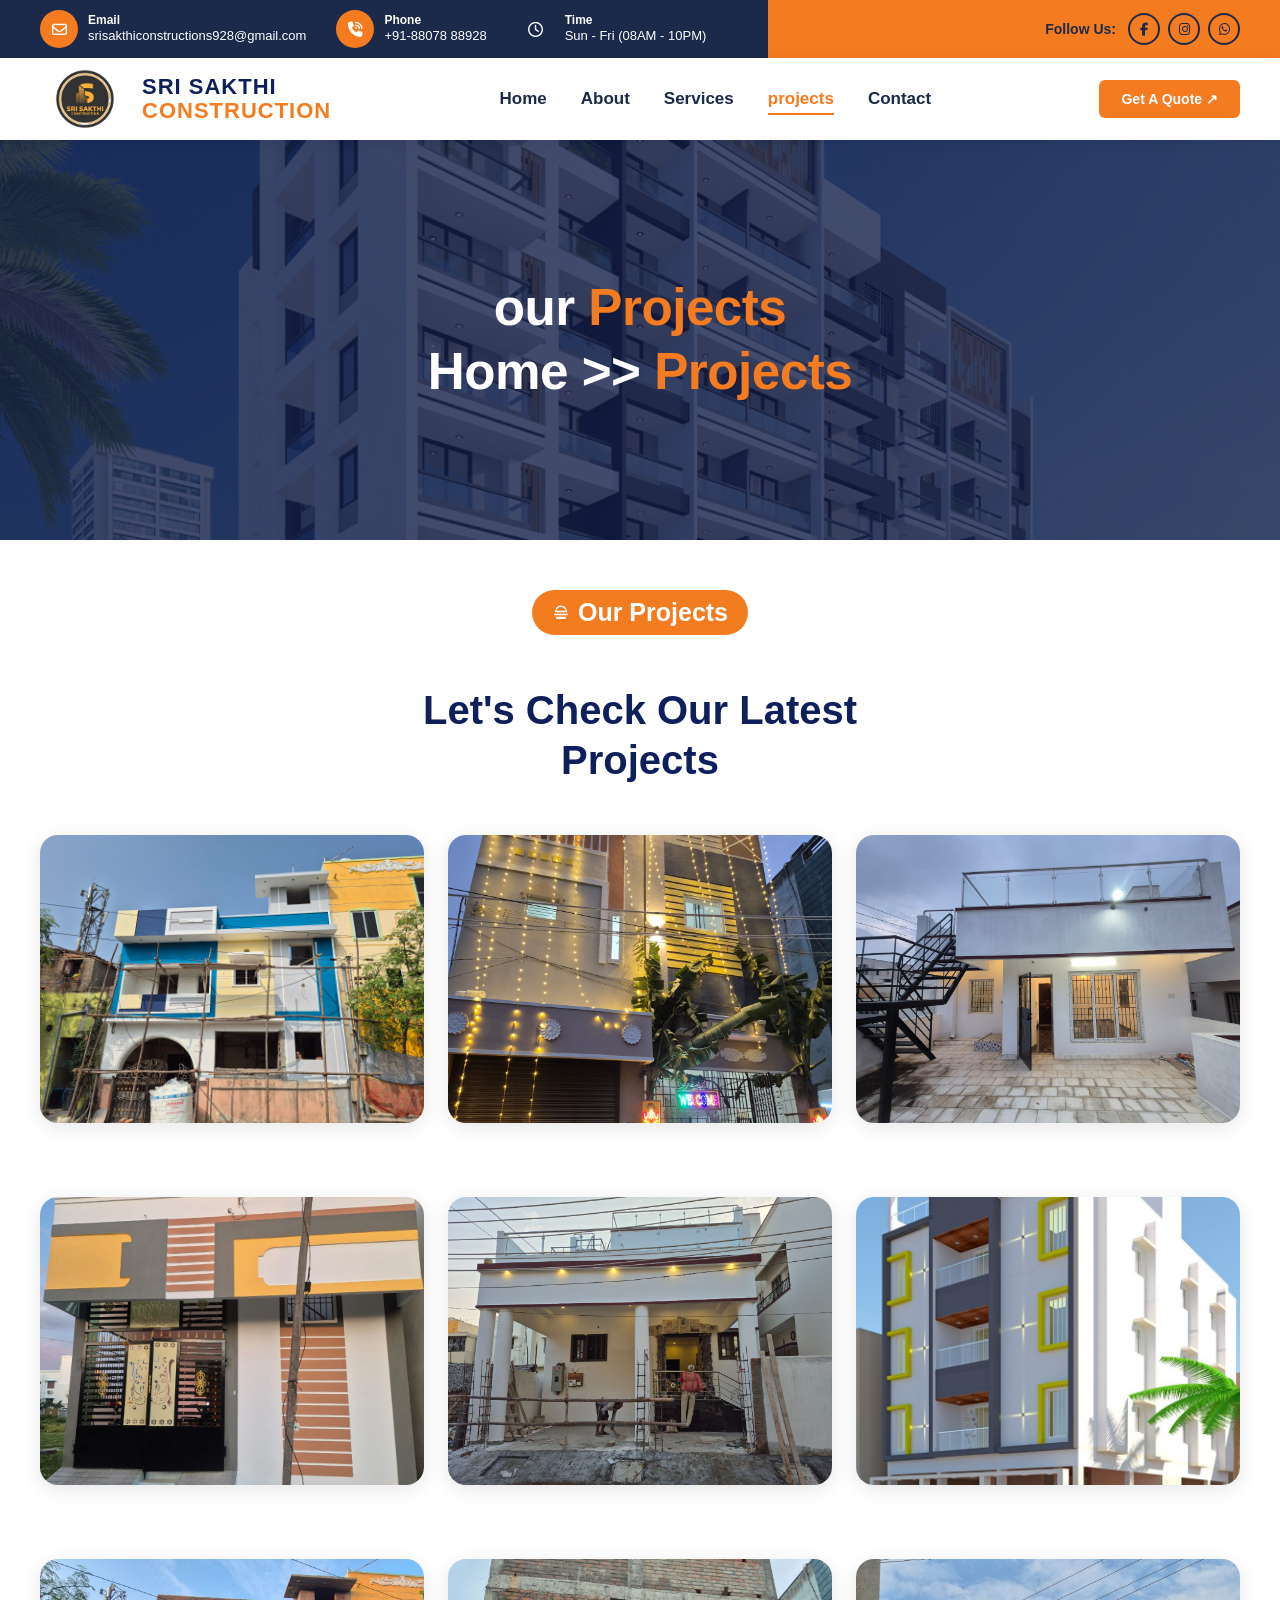
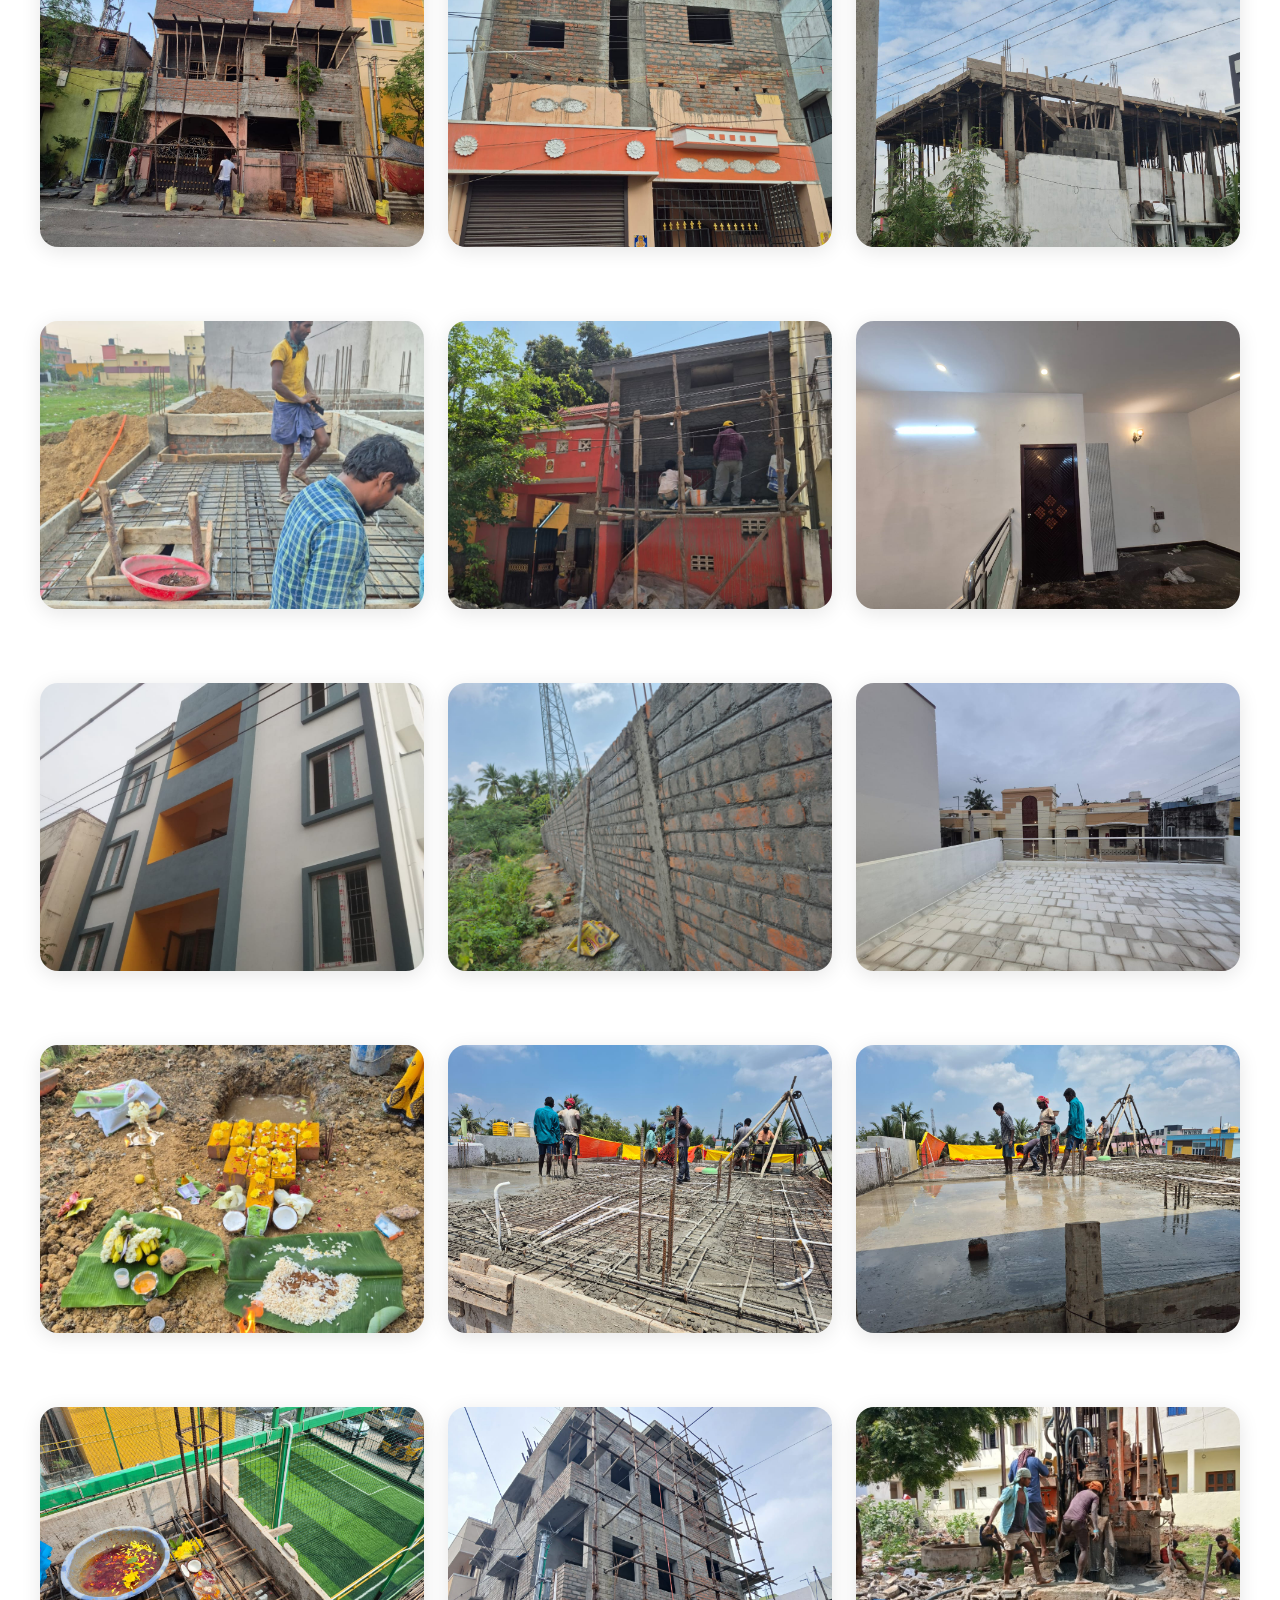
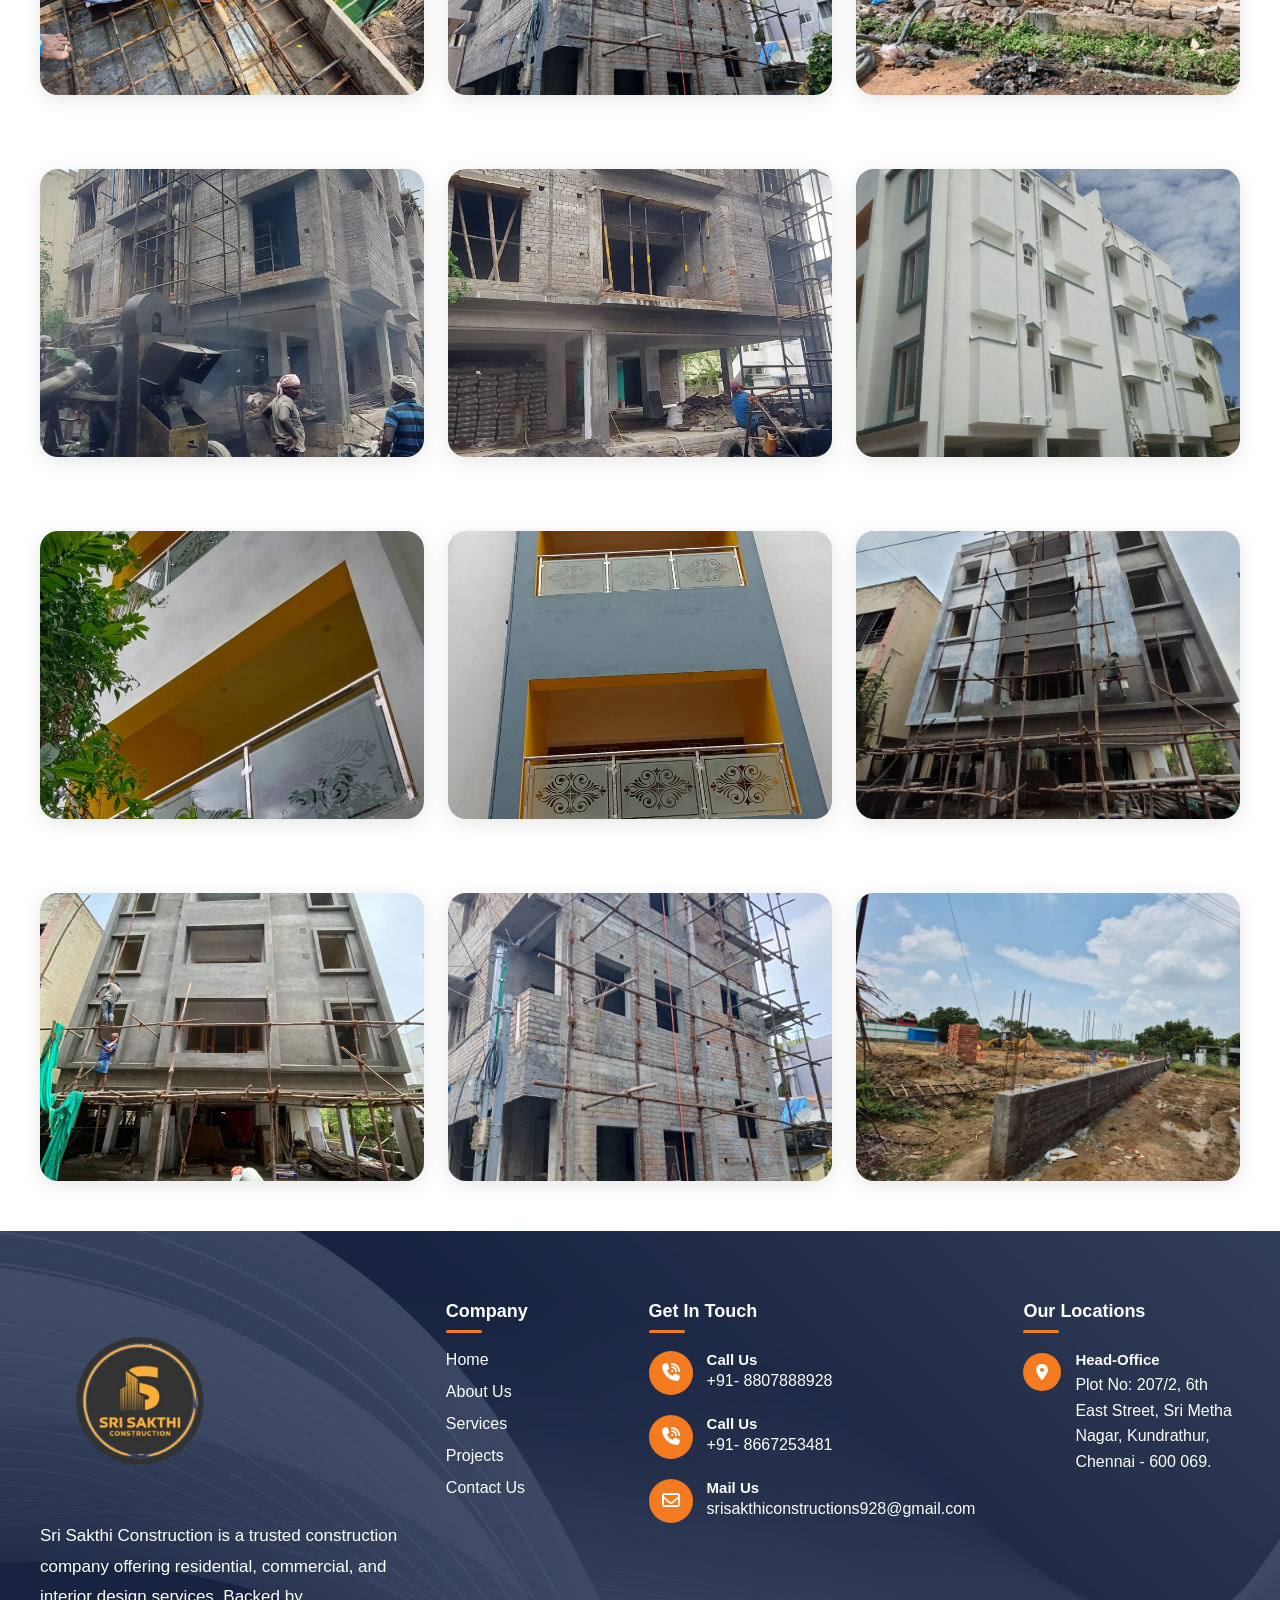
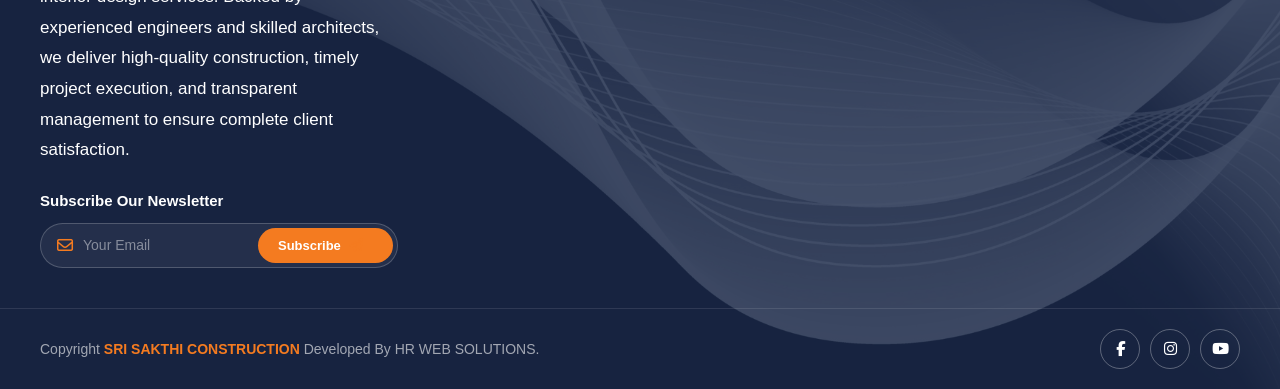
<file: projects.html>
<!DOCTYPE html>
<html lang="en">
<head>
  <meta charset="UTF-8" />
  <meta name="viewport" content="width=device-width, initial-scale=1.0"/>
  <title>Sri Sakthi Construction</title>
  <link rel="stylesheet" href="css/style.css" />
  <link href="https://cdnjs.cloudflare.com/ajax/libs/font-awesome/6.5.0/css/all.min.css" rel="stylesheet"/>
</head>
<body>
 
<!-- ===== TOP BAR ===== -->
<div class="top-bar">
  <div class="top-bar-left">
    <div class="top-item">
      <span class="top-icon"><i class="fa-regular fa-envelope"></i></span>
      <div>
        <span class="top-label">Email</span>
        <span class="top-value">srisakthiconstructions928@gmail.com</span>
      </div>
    </div>
    <div class="top-item">
      <span class="top-icon"><i class="fa-solid fa-phone-volume"></i></span>
      <div>
        <span class="top-label">Phone</span>
        <span class="top-value">+91-88078 88928</span>
      </div>
    </div>
    <div class="top-item">
      <span class="top-icon"><i class="fa-regular fa-clock"></i></span>
      <div>
        <span class="top-label">Time</span>
        <span class="top-value">Sun - Fri (08AM - 10PM)</span>
      </div>
    </div>
  </div>
  <div class="top-bar-right">
    <span class="follow-text">Follow Us:</span>
    <div class="social-icons">
      <a href="#"><i class="fa-brands fa-facebook-f"></i></a>
      <a href="#"><i class="fa-brands fa-instagram"></i></a>
      <a href="https://wa.me/918807888928" target="_blank">
  <i class="fa-brands fa-whatsapp"></i>
</a>
      
    </div>
  </div>
</div>
 
<!-- ===== MAIN NAVBAR ===== -->
<header class="navbar">
  <div class="nav-container">
    <!-- Logo -->
   <div class="logo">
  <img src="images/logo.png" alt="Sri Sakthi Construction"/>
  <div class="brand-name">
    <span class="brand-top">SRI SAKTHI</span>
    <span class="brand-bottom">CONSTRUCTION</span>
  </div>
</div>
 
    <!-- Desktop Nav Links -->
    <nav class="nav-links">
      <a href="index.html" class="nav-link ">Home</a>
      <a href="about.html" class="nav-link ">About</a>
      <a href="services.html" class="nav-link ">Services</a>
      <a href="projects.html" class="nav-link active">projects</a>
      <a href="contact.html" class="nav-link">Contact</a>
    </nav>
 
    <a href="#" class="btn-quote" onclick="openQuoteModal('Basic Package')">
  Get A Quote ↗
</a>
 
    <!-- Hamburger -->
    <button class="hamburger" id="hamburger" aria-label="Toggle Menu">
      <span></span>
      <span></span>
      <span></span>
    </button>
  </div>
</header>
 
<!-- ===== MOBILE DRAWER ===== -->
<div class="mobile-overlay" id="overlay"></div>
<div class="mobile-drawer" id="mobileDrawer">
  <div class="drawer-header">
  <div class="logo">
  <img src="images/logo.png" alt="Sri Sakthi Construction"/>
  <div class="brand-name">
    <span class="brand-top">SRI SAKTHI</span>
    <span class="brand-bottom">CONSTRUCTION</span>
  </div>
</div>
    <button class="close-btn" id="closeBtn">
      <i class="fa-solid fa-xmark"></i>
    </button>
  </div>
 
  <nav class="drawer-links">
    <a href="index.html" class="drawer-link ">Home</a>
    <a href="about.html" class="drawer-link ">About</a>
    <a href="services.html" class="drawer-link ">Services</a>
    <a href="projects.html" class="drawer-link active ">Projects</a>
    <a href="contact.html" class="drawer-link">Contact</a>
  </nav>
 
  <div class="drawer-contact">
    <a href="mailto:hunterproperty14@gmail.com">
      <span class="d-icon"><i class="fa-regular fa-envelope"></i></span>
      srisakthiconstructions928@gmail.com
    </a>
    <a href="tel:+917550110784">
      <span class="d-icon"><i class="fa-solid fa-phone-volume"></i></span>
      +91-88078 88928
    </a>
  </div>
 
  <div class="drawer-social">
    <a href="#"><i class="fa-brands fa-facebook-f"></i></a>
    <a href="https://wa.me/918807888928" target="_blank">
  <i class="fa-brands fa-whatsapp"></i>
</a>
    
    <a href="#"><i class="fa-brands fa-instagram"></i></a>
    
  </div>
</div>


<section class="tagline-section">
 
  <!-- Background image -->
  <div class="tagline-bg">
    <img src="images/project banner.jpg" alt="Building Background" />
  </div>
 
  <!-- Overlay -->
  <div class="tagline-overlay"></div>
 
  <!-- Text -->
  <div class="tagline-content">
    <h2>
      our <span class="highlight">Projects</span> <br>
      Home >> <span class="highlight">Projects</span>
    </h2>
  </div>
 
</section>


<div class="pf-header">
    <div class="pf-badge">
      <svg viewBox="0 0 24 24"><path d="M12 2a8 8 0 0 1 8 8v1H4V10a8 8 0 0 1 8-8zm0 2a6 6 0 0 0-5.917 5h11.834A6 6 0 0 0 12 4zM3 13h18v2H3zm2 4h14l-1 3H6z"/></svg>
      Our Projects
    </div>
    <h2>Let's Check Our Latest<br/>Projects</h2>
  </div>
 
  <!-- Grid -->
  <div class="pf-grid">
 
    <div class="pf-card">
      <!-- <span class="pf-tag">Project 1</span> -->
      <img src="images/project1.jpg" alt="Project 1"/>
      <div class="pf-overlay">
        <div class="pf-overlay-text">
          <h4>Resedential Construction</h4>
          <span>Chennai, Taminadu</span>
        </div>
      </div>
    </div>
 
    <div class="pf-card">
      <!-- <span class="pf-tag">Project 2</span> -->
      <img src="images/project2.jpg" alt="Project 2"/>
      <div class="pf-overlay">
        <div class="pf-overlay-text">
          <h4>Resedential Construction</h4>
          <span>Chennai, Taminadu</span>
        </div>
      </div>
    </div>
 
   <!-- Project 3 -->
<div class="pf-card">
  <img src="images/project3.jpg" alt="Project 3"/>
  <div class="pf-overlay">
    <div class="pf-overlay-text">
      <h4>Resedential Construction</h4>
      <span>Chennai, Tamil Nadu</span>
    </div>
  </div>
</div>

<!-- Project 4 -->
<div class="pf-card">
  <img src="images/project4.jpg" alt="Project 4"/>
  <div class="pf-overlay">
    <div class="pf-overlay-text">
      <h4>Resedential Construction</h4>
      <span>Coimbatore, Tamil Nadu</span>
    </div>
  </div>
</div>

<!-- Project 5 -->
<div class="pf-card">
  <img src="images/project5.jpg" alt="Project 5"/>
  <div class="pf-overlay">
    <div class="pf-overlay-text">
      <h4>Resedential Construction</h4>
      <span>Chennai, Tamil Nadu</span>
    </div>
  </div>
</div>

<!-- Project 6 -->
<!-- <div class="pf-card">
  <img src="images/project6.jpg" alt="Project 6"/>
  <div class="pf-overlay">
    <div class="pf-overlay-text">
      <h4>Office Building</h4>
      <span>Bangalore, Karnataka</span>
    </div>
  </div>
</div> -->

<!-- Project 7 -->
<div class="pf-card">
  <img src="images/project7.jpg" alt="Project 7"/>
  <div class="pf-overlay">
    <div class="pf-overlay-text">
      <h4>Apartment Construction</h4>
      <span>Chennai, Tamil Nadu</span>
    </div>
  </div>
</div>

<!-- Project 8 -->
<div class="pf-card">
  <img src="images/project8.jpg" alt="Project 8"/>
  <div class="pf-overlay">
    <div class="pf-overlay-text">
      <h4>Dream House Construction</h4>
      <span>Chennai, Tamil Nadu</span>
    </div>
  </div>
</div>

<!-- Project 9 -->
<div class="pf-card">
  <img src="images/project9.jpg" alt="Project 9"/>
  <div class="pf-overlay">
    <div class="pf-overlay-text">
      <h4>Resedential Construction</h4>
      <span>Chennai, Tamil Nadu</span>
    </div>
  </div>
</div>

<!-- Project 10 -->
<div class="pf-card">
  <img src="images/project10.jpg" alt="Project 10"/>
  <div class="pf-overlay">
    <div class="pf-overlay-text">
      <h4>Resedential Construction</h4>
      <span>Chennai, Tamil Nadu</span>
    </div>
  </div>
</div>

<!-- Project 11 -->
<div class="pf-card">
  <img src="images/project11.jpg" alt="Project 11"/>
  <div class="pf-overlay">
    <div class="pf-overlay-text">
       <h4>Resedential Construction</h4>
      <span>Chennai, Tamil Nadu</span>
    </div>
  </div>
</div>

<!-- Project 12 -->
<div class="pf-card">
  <img src="images/project12.jpg" alt="Project 12"/>
  <div class="pf-overlay">
    <div class="pf-overlay-text">
      <h4>Resedential Construction</h4>
      <span>Chennai, Tamil Nadu</span>
    </div>
  </div>
</div>

<!-- Project 13 -->
<div class="pf-card">
  <img src="images/project13.jpg" alt="Project 13"/>
  <div class="pf-overlay">
    <div class="pf-overlay-text">
     <h4>Resedential Construction</h4>
      <span>Chennai, Tamil Nadu</span>
    </div>
  </div>
</div>

<!-- Project 14 -->
<div class="pf-card">
  <img src="images/project14.jpg" alt="Project 14"/>
  <div class="pf-overlay">
    <div class="pf-overlay-text">
    <h4>Resedential Construction</h4>
      <span>Chennai, Tamil Nadu</span>
    </div>
  </div>
</div>

<!-- Project 15 -->
<div class="pf-card">
  <img src="images/project15.jpg" alt="Project 15"/>
  <div class="pf-overlay">
    <div class="pf-overlay-text">
      <h4>Compound Wall Construction</h4>
      <span>Chennai, Tamil Nadu</span>
    </div>
  </div>
</div>

<!-- Project 16 -->
<div class="pf-card">
  <img src="images/project16.jpg" alt="Project 16"/>
  <div class="pf-overlay">
    <div class="pf-overlay-text">
      <h4>Resedential Construction</h4>
      <span>Chennai, Tamil Nadu</span>
    </div>
  </div>
</div>

<!-- Project 17 -->
<div class="pf-card">
  <img src="images/project17.jpg" alt="Project 17"/>
  <div class="pf-overlay">
    <div class="pf-overlay-text">
      <h4>Resedential Construction</h4>
      <span>Chennai, Tamil Nadu</span>
    </div>
  </div>
</div>

<!-- Project 18 -->
<div class="pf-card">
  <img src="images/project18.jpg" alt="Project 18"/>
  <div class="pf-overlay">
    <div class="pf-overlay-text">
    <h4>Resedential Construction</h4>
      <span>Chennai, Tamil Nadu</span>
    </div>
  </div>
</div>

<!-- Project 19 -->
<div class="pf-card">
  <img src="images/project19.jpg" alt="Project 19"/>
  <div class="pf-overlay">
    <div class="pf-overlay-text">
     <h4>Resedential Construction</h4>
      <span>Chennai, Tamil Nadu</span>
    </div>
  </div>
</div>

<!-- Project 20 -->
<div class="pf-card">
  <img src="images/project20.jpg" alt="Project 20"/>
  <div class="pf-overlay">
    <div class="pf-overlay-text">
      <h4>Resedential Construction</h4>
      <span>Chennai, Tamil Nadu</span>
    </div>
  </div>
</div>


<!-- Project 21 -->
<div class="pf-card">
  <img src="images/project21.jpg" alt="Project 21"/>
  <div class="pf-overlay">
    <div class="pf-overlay-text">
    <h4>Resedential Construction</h4>
      <span>Chennai, Tamil Nadu</span>
    </div>
  </div>
</div>

<!-- Project 22 -->
<div class="pf-card">
  <img src="images/project22.jpg" alt="Project 22"/>
  <div class="pf-overlay">
    <div class="pf-overlay-text">
    <h4>Resedential Construction</h4>
      <span>Chennai, Tamil Nadu</span>
    </div>
  </div>
</div>

<!-- Project 23 -->
<div class="pf-card">
  <img src="images/project23.jpg" alt="Project 23"/>
  <div class="pf-overlay">
    <div class="pf-overlay-text">
     <h4>Resedential Construction</h4>
      <span>Chennai, Tamil Nadu</span>
    </div>
  </div>
</div>

<!-- Project 24 -->
<div class="pf-card">
  <img src="images/project24.jpg" alt="Project 24"/>
  <div class="pf-overlay">
    <div class="pf-overlay-text">
      <h4>Resedential Construction</h4>
      <span>Chennai, Tamil Nadu</span>
    </div>
  </div>
</div>

<!-- Project 25 -->
<div class="pf-card">
  <img src="images/project25.jpg" alt="Project 25"/>
  <div class="pf-overlay">
    <div class="pf-overlay-text">
     <h4>Resedential Construction</h4>
      <span>Chennai, Tamil Nadu</span>
    </div>
  </div>
</div>

<!-- Project 26 -->
<div class="pf-card">
  <img src="images/project26.jpg" alt="Project 26"/>
  <div class="pf-overlay">
    <div class="pf-overlay-text">
    <h4>Resedential Construction</h4>
      <span>Chennai, Tamil Nadu</span>
    </div>
  </div>
</div>

<!-- Project 27 -->
<div class="pf-card">
  <img src="images/project27.jpg" alt="Project 27"/>
  <div class="pf-overlay">
    <div class="pf-overlay-text">
     <h4>Resedential Construction</h4>
      <span>Chennai, Tamil Nadu</span>
    </div>
  </div>
</div>

<!-- Project 28 -->
<div class="pf-card">
  <img src="images/project28.jpg" alt="Project 28"/>
  <div class="pf-overlay">
    <div class="pf-overlay-text">
    <h4>Resedential Construction</h4>
      <span>Chennai, Tamil Nadu</span>
    </div>
  </div>
</div>

<!-- Project 29 -->
<div class="pf-card">
  <img src="images/project29.jpg" alt="Project 29"/>
  <div class="pf-overlay">
    <div class="pf-overlay-text">
     <h4>Resedential Construction</h4>
      <span>Chennai, Tamil Nadu</span>
    </div>
  </div>
</div>

<!-- Project 30 -->
<div class="pf-card">
  <img src="images/project30.jpg" alt="Project 30"/>
  <div class="pf-overlay">
    <div class="pf-overlay-text">
      <h4>Resedential Construction</h4>
      <span>Chennai, Tamil Nadu</span>
    </div>
  </div>
</div>

<!-- Project 31 -->
<div class="pf-card">
  <img src="images/project31.jpg" alt="Project 31"/>
  <div class="pf-overlay">
    <div class="pf-overlay-text">
      <h4>Resedential Construction</h4>
      <span>Chennai, Tamil Nadu</span>
      
    </div>
  </div>
</div>
 
  </div>


<footer class="footer">
 
  <!-- Wave background image -->
  <div class="footer-bg">
    <img src="images/footer-bg.jpg" alt="Footer Background" />
  </div>
 
  <!-- ── Main Grid ── -->
  <div class="footer-main">
 
    <!-- Col 1: Brand -->
    <div class="footer-brand">
      <a href="#" class="footer-logo">
        <img src="images/logo.png" alt="Hunter Property Logo" />
      </a>
      <p class="footer-desc">
     Sri Sakthi Construction is a trusted construction company offering residential, commercial, and interior design services. Backed by experienced engineers and skilled architects, we deliver high-quality construction, timely project execution, and transparent management to ensure complete client satisfaction.
      </p>
      <p class="footer-newsletter-label">Subscribe Our Newsletter</p>
      <div class="newsletter-row">
        <i class="fa-regular fa-envelope"></i>
        <input type="email" placeholder="Your Email" id="newsletterEmail" />
        <button class="btn-subscribe" onclick="subscribeNewsletter()">
          Subscribe <i class="fa-regular fa-paper-plane"></i>
        </button>
      </div>
    </div>
 
    <!-- Col 2: Company -->
    <div class="footer-col">
      <h4>Company</h4>
      <ul class="footer-links">
         <li><a href="index.html">Home</a></li>
        <li><a href="about.html">About Us</a></li>
        <li><a href="services.html">Services</a></li>
        <li><a href="projects.html">Projects</a></li>
        <li><a href="contact.html">Contact Us</a></li>

      </ul>
    </div>
 
    <!-- Col 3: Get In Touch -->
    <div class="footer-col">
      <h4>Get In Touch</h4>
      <div class="contact-items">
        <div class="contact-item">
          <div class="contact-icon">
            <i class="fa-solid fa-phone-volume"></i>
          </div>
          <div class="contact-info">
            <h5>Call Us</h5>
            <a href="tel:+917550110784">+91- 8807888928</a>
          </div>
        </div>
        <div class="contact-item">
          <div class="contact-icon">
            <i class="fa-solid fa-phone-volume"></i>
          </div>
          <div class="contact-info">
            <h5>Call Us</h5>
            <a href="tel:+917550110784">+91- 8667253481</a>
          </div>
        </div>
        <div class="contact-item">
          <div class="contact-icon">
            <i class="fa-regular fa-envelope"></i>
          </div>
          <div class="contact-info">
            <h5>Mail Us</h5>
            <a href="mailto:hunterproperty14@gmail.com">srisakthiconstructions928@gmail.com</a>
          </div>
        </div>
      </div>
    </div>
 
    <!-- Col 4: Locations -->
    <div class="footer-col">
      <h4>Our Locations</h4>
      <div class="location-items">
     
        
        <div class="location-item">
          <div class="location-icon">
            <i class="fa-solid fa-location-dot"></i>
          </div>
          <div class="location-info">
            <h5>Head-Office</h5>
            <p>Plot No: 207/2, 6th East Street,
Sri Metha Nagar, Kundrathur,
Chennai - 600 069.</p>
          </div>
        </div>
      </div>
    </div>
 
  </div><!-- /footer-main -->
 
  <!-- ── Bottom Bar ── -->
  <div class="footer-bottom">
    <p class="footer-copy">
      Copyright <a href="SRI SATHI CONSTRUCTION" target="_blank">SRI SAKTHI CONSTRUCTION</a> Developed By HR WEB SOLUTIONS.
    </p>
    <div class="footer-socials">
      <a href="#" aria-label="Facebook"><i class="fa-brands fa-facebook-f"></i></a>

      <a href="#" aria-label="Instagram"><i class="fa-brands fa-instagram"></i></a>
      <a href="#" aria-label="YouTube"><i class="fa-brands fa-youtube"></i></a>
    </div>
  </div>
 
</footer>


<script src="js/about.js"></script>
</body>
</html>
</file>
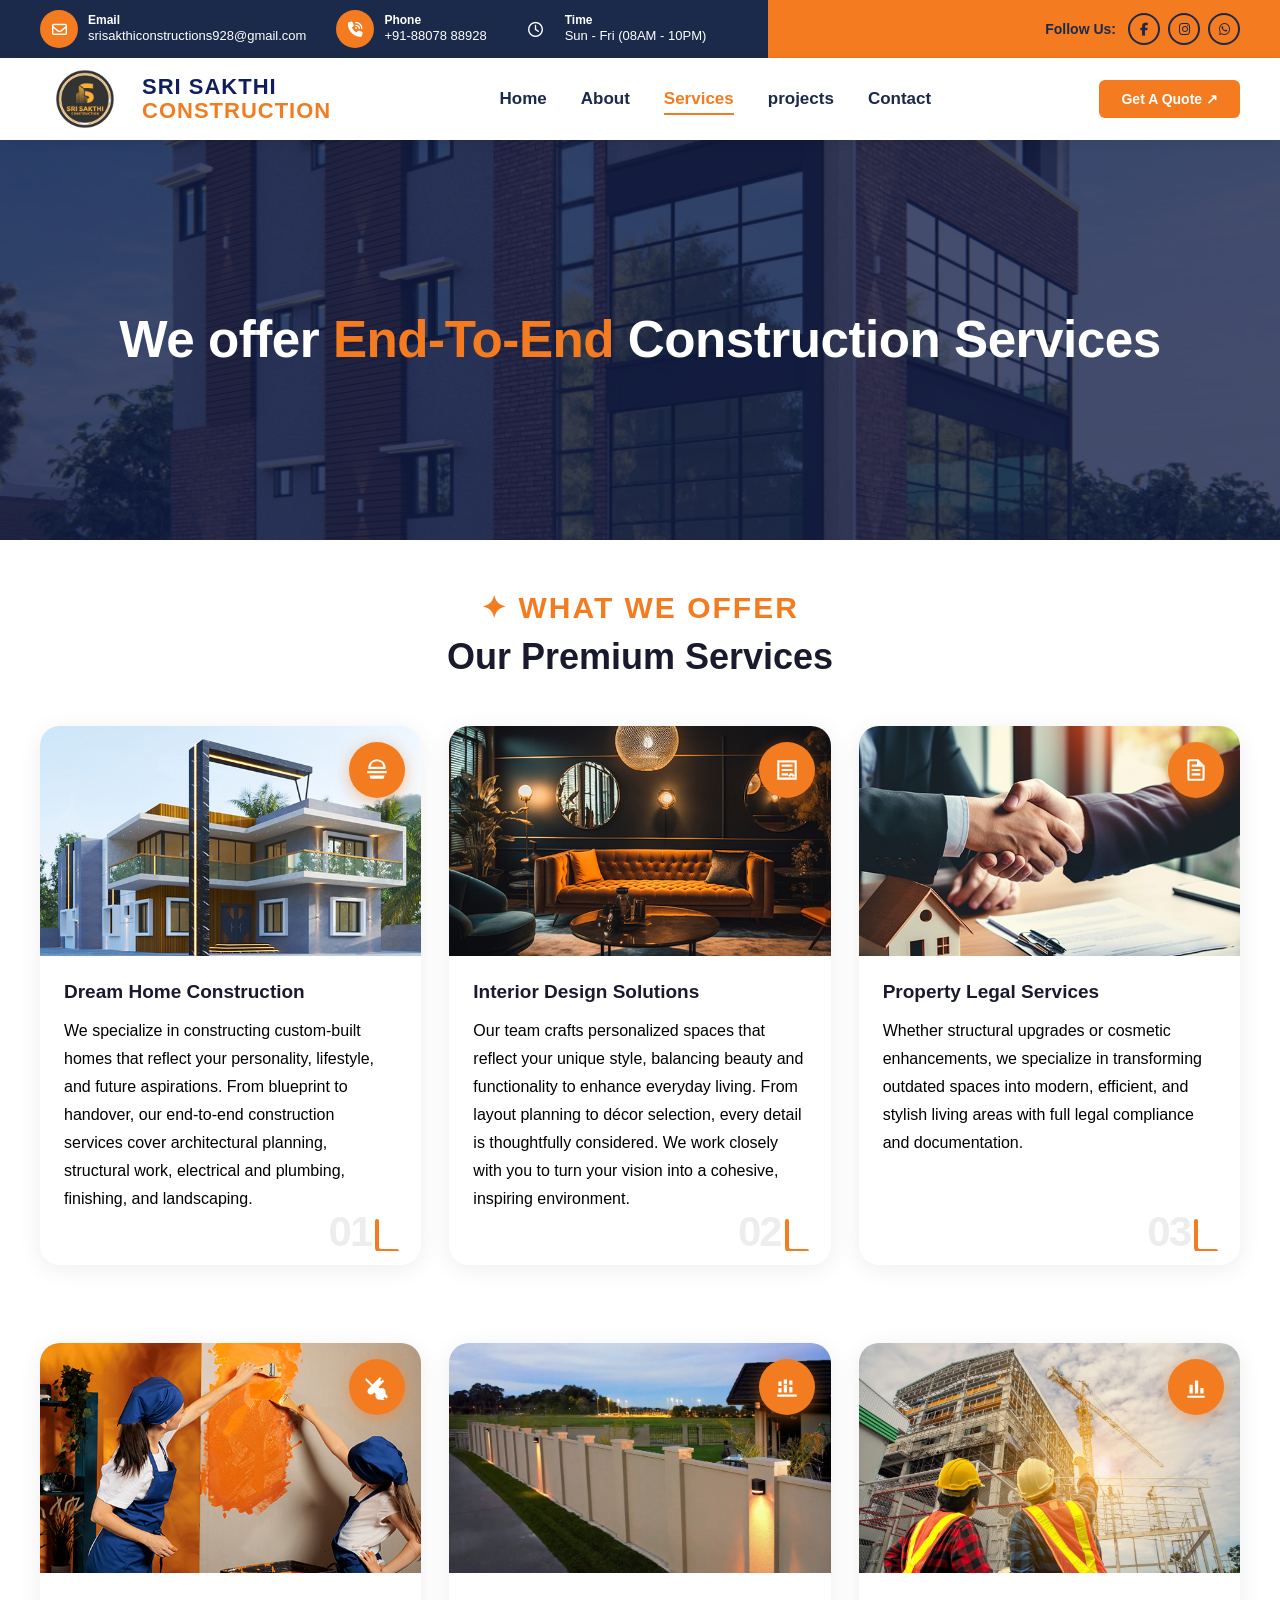
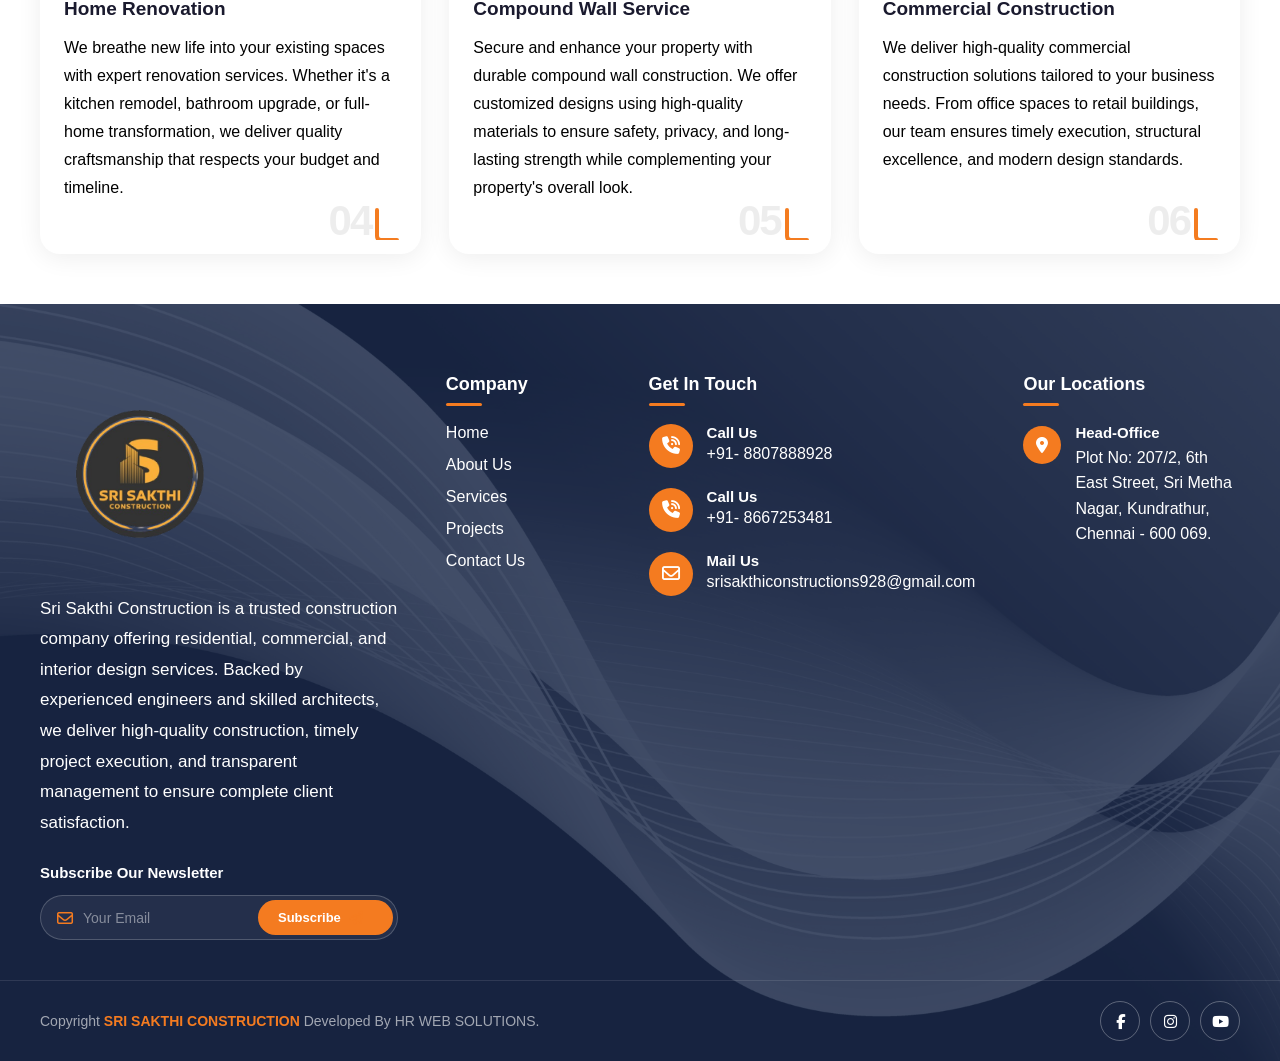
<file: services.html>
<!DOCTYPE html>
<html lang="en">
<head>
  <meta charset="UTF-8" />
  <meta name="viewport" content="width=device-width, initial-scale=1.0"/>
  <title>Sri Sakthi Construction</title>
  <link rel="stylesheet" href="css/style.css" />
  <link href="https://cdnjs.cloudflare.com/ajax/libs/font-awesome/6.5.0/css/all.min.css" rel="stylesheet"/>
</head>
<body>
 
<!-- ===== TOP BAR ===== -->
<div class="top-bar">
  <div class="top-bar-left">
    <div class="top-item">
      <span class="top-icon"><i class="fa-regular fa-envelope"></i></span>
      <div>
        <span class="top-label">Email</span>
        <span class="top-value">srisakthiconstructions928@gmail.com</span>
      </div>
    </div>
    <div class="top-item">
      <span class="top-icon"><i class="fa-solid fa-phone-volume"></i></span>
      <div>
        <span class="top-label">Phone</span>
        <span class="top-value">+91-88078 88928</span>
      </div>
    </div>
    <div class="top-item">
      <span class="top-icon"><i class="fa-regular fa-clock"></i></span>
      <div>
        <span class="top-label">Time</span>
        <span class="top-value">Sun - Fri (08AM - 10PM)</span>
      </div>
    </div>
  </div>
  <div class="top-bar-right">
    <span class="follow-text">Follow Us:</span>
    <div class="social-icons">
      <a href="#"><i class="fa-brands fa-facebook-f"></i></a>
      <a href="#"><i class="fa-brands fa-instagram"></i></a>
      <a href="https://wa.me/918807888928" target="_blank">
  <i class="fa-brands fa-whatsapp"></i>
</a>
      
    </div>
  </div>
</div>
 
<!-- ===== MAIN NAVBAR ===== -->
<header class="navbar">
  <div class="nav-container">
    <!-- Logo -->
   <div class="logo">
  <img src="images/logo.png" alt="Sri Sakthi Construction"/>
  <div class="brand-name">
    <span class="brand-top">SRI SAKTHI</span>
    <span class="brand-bottom">CONSTRUCTION</span>
  </div>
</div>
 
    <!-- Desktop Nav Links -->
    <nav class="nav-links">
      <a href="index.html" class="nav-link ">Home</a>
      <a href="about.html" class="nav-link ">About</a>
      <a href="services.html" class="nav-link active">Services</a>
      <a href="projects.html" class="nav-link">projects</a>
      <a href="contact.html" class="nav-link">Contact</a>
    </nav>
 
    <a href="#" class="btn-quote" onclick="openQuoteModal('Basic Package')">
  Get A Quote ↗
</a>
 
    <!-- Hamburger -->
    <button class="hamburger" id="hamburger" aria-label="Toggle Menu">
      <span></span>
      <span></span>
      <span></span>
    </button>
  </div>
</header>
 
<!-- ===== MOBILE DRAWER ===== -->
<div class="mobile-overlay" id="overlay"></div>
<div class="mobile-drawer" id="mobileDrawer">
  <div class="drawer-header">
  <div class="logo">
  <img src="images/logo.png" alt="Sri Sakthi Construction"/>
  <div class="brand-name">
    <span class="brand-top">SRI SAKTHI</span>
    <span class="brand-bottom">CONSTRUCTION</span>
  </div>
</div>
    <button class="close-btn" id="closeBtn">
      <i class="fa-solid fa-xmark"></i>
    </button>
  </div>
 
  <nav class="drawer-links">
    <a href="index.html" class="drawer-link ">Home</a>
    <a href="about.html" class="drawer-link ">About</a>
    <a href="services.html" class="drawer-link active">Services</a>
    <a href="projects.html" class="drawer-link">Projects</a>
    <a href="contact.html" class="drawer-link">Contact</a>
  </nav>
 
  <div class="drawer-contact">
    <a href="mailto:hunterproperty14@gmail.com">
      <span class="d-icon"><i class="fa-regular fa-envelope"></i></span>
      srisakthiconstructions928@gmail.com
    </a>
    <a href="tel:+917550110784">
      <span class="d-icon"><i class="fa-solid fa-phone-volume"></i></span>
      +91-88078 88928
    </a>
  </div>
 
  <div class="drawer-social">
    <a href="#"><i class="fa-brands fa-facebook-f"></i></a>
    <a href="https://wa.me/918807888928" target="_blank">
  <i class="fa-brands fa-whatsapp"></i>
</a>
    
    <a href="#"><i class="fa-brands fa-instagram"></i></a>
    
  </div>
</div>


<section class="tagline-section">
 
  <!-- Background image -->
  <div class="tagline-bg">
    <img src="images/service.jpg" alt="Building Background" />
  </div>
 
  <!-- Overlay -->
  <div class="tagline-overlay"></div>
 
  <!-- Text -->
  <div class="tagline-content">
    <h2>
      We offer <span class="highlight">End-To-End </span>Construction Services<br>

    </h2>
  </div>
 
</section>


<div class="sec-heading">
    <span class="sub-label">✦ What We Offer</span>
    <h2>Our Premium Services</h2>
  </div>
 
  <div class="srv-wrapper">
 
    <!-- Item 1 -->
    <div class="srv-item">
      <div class="srv-thumb">
        <img src="images/construction.jpg" alt="Dream Home Construction"/>
        <div class="srv-icon">
          <svg viewBox="0 0 24 24"><path d="M12 2a8 8 0 0 1 8 8v1H4V10a8 8 0 0 1 8-8zm0 2a6 6 0 0 0-5.917 5h11.834A6 6 0 0 0 12 4zM3 13h18v2H3zm2 4h14l-1 3H6z"/></svg>
        </div>
      </div>
      <div class="srv-content">
        <h3>Dream Home Construction</h3>
        <p>We specialize in constructing custom-built homes that reflect your personality, lifestyle, and future aspirations. From blueprint to handover, our end-to-end construction services cover architectural planning, structural work, electrical and plumbing, finishing, and landscaping.</p>
        <div class="srv-count">
          <span>01</span>
          <svg class="srv-bracket" viewBox="0 0 28 34" fill="none">
            <path d="M4 4 L4 30 Q4 34 8 34 L24 34" stroke="#f47c20" stroke-width="4" stroke-linecap="round" stroke-linejoin="round"/>
          </svg>
        </div>
      </div>
    </div>
 
    <!-- Item 2 -->
    <div class="srv-item">
      <div class="srv-thumb">
        <img src="images/interior.jpg" alt="Interior Design Solutions"/>
        <div class="srv-icon">
          <svg viewBox="0 0 24 24"><path d="M3 3h18v18H3V3zm2 2v14h14V5H5zm2 2h10v2H7V7zm0 4h10v2H7v-2zm0 4h6v2H7v-2zM17 15l2 2-1.4 1.4L16 17l-1.6 1.4L13 17l2-2z"/></svg>
        </div>
      </div>
      <div class="srv-content">
        <h3>Interior Design Solutions</h3>
        <p>Our team crafts personalized spaces that reflect your unique style, balancing beauty and functionality to enhance everyday living. From layout planning to décor selection, every detail is thoughtfully considered. We work closely with you to turn your vision into a cohesive, inspiring environment.</p>
        <div class="srv-count">
          <span>02</span>
          <svg class="srv-bracket" viewBox="0 0 28 34" fill="none">
            <path d="M4 4 L4 30 Q4 34 8 34 L24 34" stroke="#f47c20" stroke-width="4" stroke-linecap="round" stroke-linejoin="round"/>
          </svg>
        </div>
      </div>
    </div>
 
    <!-- Item 3 -->
    <div class="srv-item">
      <div class="srv-thumb">
        <img src="images/legal.jpg" alt="Property Legal Services"/>
        <div class="srv-icon">
          <svg viewBox="0 0 24 24"><path d="M14 2H6a2 2 0 0 0-2 2v16a2 2 0 0 0 2 2h12a2 2 0 0 0 2-2V8l-6-6zm4 18H6V4h7v5h5v11zM8 15h8v2H8zm0-4h8v2H8zm0-4h5v2H8z"/></svg>
        </div>
      </div>
      <div class="srv-content">
        <h3>Property Legal Services</h3>
        <p>Whether structural upgrades or cosmetic enhancements, we specialize in transforming outdated spaces into modern, efficient, and stylish living areas with full legal compliance and documentation.</p>
        <div class="srv-count">
          <span>03</span>
          <svg class="srv-bracket" viewBox="0 0 28 34" fill="none">
            <path d="M4 4 L4 30 Q4 34 8 34 L24 34" stroke="#f47c20" stroke-width="4" stroke-linecap="round" stroke-linejoin="round"/>
          </svg>
        </div>
      </div>
    </div>
 
    <!-- Item 4 -->
    <div class="srv-item">
      <div class="srv-thumb">
        <img src="images/renovation.jpg" alt="Home Renovation"/>
        <div class="srv-icon">
          <svg viewBox="0 0 24 24"><path d="M21.7 20.3l-2-2c.2-.5.3-1 .3-1.6C20 14.6 18.4 13 16.4 13c-.6 0-1.1.1-1.6.3l-1.4-1.4 5.3-5.3-1.4-1.4-1.4 1.4-1.1-1.1 1.4-1.4L14.8 2.8 8 9.6 2.3 3.9 1.0 5.3l5.7 5.7L4 13.8c-.5.6-.8 1.4-.8 2.2C3.2 17.6 4.6 19 6.2 19c.8 0 1.6-.3 2.2-.8l1.1-1.1 1.4 1.4c-.2.5-.3 1-.3 1.6C10.6 22.2 12.2 23.8 14.2 23.8c.6 0 1.1-.1 1.6-.3l2 2 1.4-1.4-1.4-1.4 1.4-1.4 1.4 1.4 1.5-1.4z"/></svg>
        </div>
      </div>
      <div class="srv-content">
        <h3>Home Renovation</h3>
        <p>We breathe new life into your existing spaces with expert renovation services. Whether it's a kitchen remodel, bathroom upgrade, or full-home transformation, we deliver quality craftsmanship that respects your budget and timeline.</p>
        <div class="srv-count">
          <span>04</span>
          <svg class="srv-bracket" viewBox="0 0 28 34" fill="none">
            <path d="M4 4 L4 30 Q4 34 8 34 L24 34" stroke="#f47c20" stroke-width="4" stroke-linecap="round" stroke-linejoin="round"/>
          </svg>
        </div>
      </div>
    </div>
 
    <!-- Item 5 -->
   <!-- Item 7 -->
<div class="srv-item">
  <div class="srv-thumb">
    <img src="images/compound-wall.jpg" alt="Compound Wall Service"/>
    <div class="srv-icon">
      <svg viewBox="0 0 24 24">
        <path d="M3 21h18v-2H3v2zM4 17h3v-4H4v4zm5 0h3v-7H9v7zm5 0h3v-5h-3v5zM4 11h3V7H4v4zm5-2h3V5H9v4zm5 1h3V6h-3v4z"/>
      </svg>
    </div>
  </div>
  <div class="srv-content">
    <h3>Compound Wall Service</h3>
    <p>Secure and enhance your property with durable compound wall construction. We offer customized designs using high-quality materials to ensure safety, privacy, and long-lasting strength while complementing your property's overall look.</p>
    <div class="srv-count">
      <span>05</span>
      <svg class="srv-bracket" viewBox="0 0 28 34" fill="none">
        <path d="M4 4 L4 30 Q4 34 8 34 L24 34" stroke="#f47c20" stroke-width="4" stroke-linecap="round" stroke-linejoin="round"/>
      </svg>
    </div>
  </div>
</div>

<!-- Item 8 -->
<div class="srv-item">
  <div class="srv-thumb">
    <img src="images/commercial-construction.jpg" alt="Commercial Construction"/>
    <div class="srv-icon">
      <svg viewBox="0 0 24 24">
        <path d="M4 22h16v-2H4v2zM6 18h3V10H6v8zm5 0h3V6h-3v12zm5 0h3V13h-3v5z"/>
      </svg>
    </div>
  </div>
  <div class="srv-content">
    <h3>Commercial Construction</h3>
    <p>We deliver high-quality commercial construction solutions tailored to your business needs. From office spaces to retail buildings, our team ensures timely execution, structural excellence, and modern design standards.</p>
    <div class="srv-count">
      <span>06</span>
      <svg class="srv-bracket" viewBox="0 0 28 34" fill="none">
        <path d="M4 4 L4 30 Q4 34 8 34 L24 34" stroke="#f47c20" stroke-width="4" stroke-linecap="round" stroke-linejoin="round"/>
      </svg>
    </div>
  </div>
</div>
 
  </div>





<footer class="footer">
 
  <!-- Wave background image -->
  <div class="footer-bg">
    <img src="images/footer-bg.jpg" alt="Footer Background" />
  </div>
 
  <!-- ── Main Grid ── -->
  <div class="footer-main">
 
    <!-- Col 1: Brand -->
    <div class="footer-brand">
      <a href="#" class="footer-logo">
        <img src="images/logo.png" alt="Hunter Property Logo" />
      </a>
      <p class="footer-desc">
     Sri Sakthi Construction is a trusted construction company offering residential, commercial, and interior design services. Backed by experienced engineers and skilled architects, we deliver high-quality construction, timely project execution, and transparent management to ensure complete client satisfaction.
      </p>
      <p class="footer-newsletter-label">Subscribe Our Newsletter</p>
      <div class="newsletter-row">
        <i class="fa-regular fa-envelope"></i>
        <input type="email" placeholder="Your Email" id="newsletterEmail" />
        <button class="btn-subscribe" onclick="subscribeNewsletter()">
          Subscribe <i class="fa-regular fa-paper-plane"></i>
        </button>
      </div>
    </div>
 
    <!-- Col 2: Company -->
    <div class="footer-col">
      <h4>Company</h4>
      <ul class="footer-links">
         <li><a href="index.html">Home</a></li>
        <li><a href="about.html">About Us</a></li>
        <li><a href="services.html">Services</a></li>
        <li><a href="projects.html">Projects</a></li>
        <li><a href="contact.html">Contact Us</a></li>

      </ul>
    </div>
 
    <!-- Col 3: Get In Touch -->
    <div class="footer-col">
      <h4>Get In Touch</h4>
      <div class="contact-items">
        <div class="contact-item">
          <div class="contact-icon">
            <i class="fa-solid fa-phone-volume"></i>
          </div>
          <div class="contact-info">
            <h5>Call Us</h5>
            <a href="tel:+917550110784">+91- 8807888928</a>
          </div>
        </div>
        <div class="contact-item">
          <div class="contact-icon">
            <i class="fa-solid fa-phone-volume"></i>
          </div>
          <div class="contact-info">
            <h5>Call Us</h5>
            <a href="tel:+917550110784">+91- 8667253481</a>
          </div>
        </div>
        <div class="contact-item">
          <div class="contact-icon">
            <i class="fa-regular fa-envelope"></i>
          </div>
          <div class="contact-info">
            <h5>Mail Us</h5>
            <a href="mailto:hunterproperty14@gmail.com">srisakthiconstructions928@gmail.com</a>
          </div>
        </div>
      </div>
    </div>
 
    <!-- Col 4: Locations -->
    <div class="footer-col">
      <h4>Our Locations</h4>
      <div class="location-items">
     
        
        <div class="location-item">
          <div class="location-icon">
            <i class="fa-solid fa-location-dot"></i>
          </div>
          <div class="location-info">
            <h5>Head-Office</h5>
            <p>Plot No: 207/2, 6th East Street,
Sri Metha Nagar, Kundrathur,
Chennai - 600 069.</p>
          </div>
        </div>
      </div>
    </div>
 
  </div><!-- /footer-main -->
 
  <!-- ── Bottom Bar ── -->
  <div class="footer-bottom">
    <p class="footer-copy">
      Copyright <a href="SRI SATHI CONSTRUCTION" target="_blank">SRI SAKTHI CONSTRUCTION</a> Developed By HR WEB SOLUTIONS.
    </p>
    <div class="footer-socials">
      <a href="#" aria-label="Facebook"><i class="fa-brands fa-facebook-f"></i></a>

      <a href="#" aria-label="Instagram"><i class="fa-brands fa-instagram"></i></a>
      <a href="#" aria-label="YouTube"><i class="fa-brands fa-youtube"></i></a>
    </div>
  </div>
 
</footer>


<script src="js/about.js"></script>
</body>
</html>
</file>
<file: css/style.css>
/* ===== CSS VARIABLES ===== */
:root {
  --orange: #F47B20;
  --navy:   #1B2A4A;
  --white:  #ffffff;
  --light-bg: #f9f9f9;
  --font: 'Segoe UI', Tahoma, Geneva, Verdana, sans-serif;
}

* {
  margin: 0;
  padding: 0;
  box-sizing: border-box;
}

body {
  font-family: var(--font);
}

/* ===========================
   TOP BAR
=========================== */
.top-bar {
  background: linear-gradient(90deg, var(--navy) 60%, var(--orange) 60%);
  display: flex;
  align-items: center;
  justify-content: space-between;
  padding: 10px 40px;
  flex-wrap: wrap;
  gap: 10px;
}

.top-bar-left {
  display: flex;
  align-items: center;
  gap: 30px;
  flex-wrap: wrap;
}

.top-item {
  display: flex;
  align-items: center;
  gap: 10px;
  color: var(--white);
}

.top-icon {
  width: 38px;
  height: 38px;
  background-color: var(--orange);
  border-radius: 50%;
  display: flex;
  align-items: center;
  justify-content: center;
  font-size: 15px;
  flex-shrink: 0;
}

/* Last item sits on the orange half — flip icon bg to navy */
.top-item:last-child .top-icon {
  background-color: var(--navy);
}

.top-label {
  display: block;
  font-size: 12px;
  font-weight: 600;
  line-height: 1.2;
}

.top-value {
  display: block;
  font-size: 13px;
  line-height: 1.4;
}

.top-bar-right {
  display: flex;
  align-items: center;
  gap: 12px;
  color: var(--navy);
}

.follow-text {
  font-size: 14px;
  font-weight: 600;
  color: var(--navy);
}

.social-icons {
  display: flex;
  gap: 8px;
}

.social-icons a {
  width: 32px;
  height: 32px;
  border-radius: 50%;
  border: 2px solid var(--navy);
  display: flex;
  align-items: center;
  justify-content: center;
  color: var(--navy);
  font-size: 13px;
  text-decoration: none;
  transition: background 0.25s, color 0.25s;
}

.social-icons a:hover {
  background: var(--navy);
  color: var(--white);
}

/* ===========================
   MAIN NAVBAR
=========================== */
.navbar {
  background: var(--white);
  box-shadow: 0 2px 12px rgba(0,0,0,0.08);
  position: sticky;
  top: 0;
  z-index: 999;
}

.nav-container {
  max-width: 1280px;
  margin: 0 auto;
  padding: 6px 40px;   /* reduced vertical padding to give logo more visual space */
  display: flex;
  align-items: center;
  justify-content: space-between;
  gap: 20px;
}

.logo {
  display: flex;
  align-items: center;
  gap: 12px;
  text-decoration: none;
}

.logo img {
  height: 90px;
  width: auto;
  display: block;
  margin-top: -10px;
  margin-bottom: -10px;
}

.brand-name {
  display: flex;
  flex-direction: column;
  line-height: 1.1;
}

.brand-top {
  font-size: 22px;
  font-weight: 800;
  color: #0f1f5c;
  letter-spacing: 1px;
  text-transform: uppercase;
}

.brand-bottom {
  font-size: 22px;
  font-weight: 800;
  color: #f47c20;
  letter-spacing: 1px;
  text-transform: uppercase;
}
/* 🔽 Mobile Responsive */
@media (max-width: 768px) {
  .logo {
    gap: 8px;
  }

  .logo img {
    height: 60px;
    margin-top: 0;
    margin-bottom: 0;
  }

  .brand-top,
  .brand-bottom {
    font-size: 16px;
    letter-spacing: 0.5px;
  }
}

/* 🔽 Small Mobile */
@media (max-width: 480px) {
  .logo {
    gap: 6px;
  }

  .logo img {
    height: 50px;
  }

  .brand-top,
  .brand-bottom {
    font-size: 14px;
  }
}
/* Nav Links */
.nav-links {
  display: flex;
  align-items: center;
  gap: 6px;
}

.nav-link {
  text-decoration: none;
  color: var(--navy);
  font-size: 17px;
  font-weight: 700;
  padding: 6px 14px;
  border-radius: 4px;
  transition: color 0.2s;
  position: relative;
}

.nav-link::after {
  content: '';
  position: absolute;
  bottom: 0;
  left: 14px;
  right: 14px;
  height: 2px;
  background: var(--orange);
  transform: scaleX(0);
  transition: transform 0.25s;
}

.nav-link:hover::after,
.nav-link.active::after {
  transform: scaleX(1);
}

.nav-link.active,
.nav-link:hover {
  color: var(--orange);
}

/* CTA Button */
.btn-quote {
  background: var(--orange);
  color: var(--white);
  text-decoration: none;
  font-size: 14px;
  font-weight: 700;
  padding: 11px 22px;
  border-radius: 6px;
  white-space: nowrap;
  transition: background 0.25s, transform 0.2s;
  flex-shrink: 0;
}

.btn-quote:hover {
  background: #d96a10;
  transform: translateY(-1px);
}

/* Hamburger */
.hamburger {
  display: none;
  flex-direction: column;
  justify-content: center;
  gap: 5px;
  background: none;
  border: none;
  cursor: pointer;
  padding: 4px;
}

.hamburger span {
  display: block;
  width: 26px;
  height: 3px;
  background: var(--navy);
  border-radius: 3px;
  transition: background 0.2s;
}

.hamburger:hover span {
  background: var(--orange);
}

/* ===========================
   MOBILE DRAWER
=========================== */
.mobile-overlay {
  display: none;
  position: fixed;
  inset: 0;
  background: rgba(0,0,0,0.45);
  z-index: 1998;
  opacity: 0;
  transition: opacity 0.3s;
}

.mobile-overlay.show {
  display: block;
  opacity: 1;
}

.mobile-drawer {
  position: fixed;
  top: 0;
  left: 0;
  width: 300px;
  max-width: 85vw;
  height: 100vh;
  background: var(--white);
  z-index: 1999;
  display: flex;
  flex-direction: column;
  padding: 24px 24px 32px;
  transform: translateX(-100%);
  transition: transform 0.32s cubic-bezier(0.4,0,0.2,1);
  overflow-y: auto;
}

.mobile-drawer.open {
  transform: translateX(0);
}

.drawer-header {
  display: flex;
  align-items: center;
  justify-content: space-between;
  margin-bottom: 32px;
}

.close-btn {
  width: 38px;
  height: 38px;
  border-radius: 50%;
  background: var(--orange);
  border: none;
  color: var(--white);
  font-size: 18px;
  cursor: pointer;
  display: flex;
  align-items: center;
  justify-content: center;
  transition: background 0.2s;
}

.close-btn:hover {
  background: #d96a10;
}

.drawer-links {
  display: flex;
  flex-direction: column;
  gap: 4px;
  flex: 1;
}

.drawer-link {
  text-decoration: none;
  color: var(--navy);
  font-size: 16px;
  font-weight: 600;
  padding: 12px 0;
  border-bottom: 1px solid #eee;
  transition: color 0.2s, padding-left 0.2s;
}

.drawer-link:hover,
.drawer-link.active {
  color: var(--orange);
  padding-left: 8px;
}

.drawer-contact {
  margin-top: 28px;
  display: flex;
  flex-direction: column;
  gap: 14px;
}

.drawer-contact a {
  display: flex;
  align-items: center;
  gap: 12px;
  text-decoration: none;
  color: var(--navy);
  font-size: 14px;
  font-weight: 500;
}

.d-icon {
  width: 36px;
  height: 36px;
  background: var(--orange);
  border-radius: 50%;
  display: flex;
  align-items: center;
  justify-content: center;
  color: var(--white);
  font-size: 14px;
  flex-shrink: 0;
}

.drawer-social {
  margin-top: 22px;
  display: flex;
  gap: 10px;
}

.drawer-social a {
  width: 36px;
  height: 36px;
  border-radius: 50%;
  background: var(--orange);
  display: flex;
  align-items: center;
  justify-content: center;
  color: var(--white);
  font-size: 14px;
  text-decoration: none;
  transition: background 0.2s;
}

.drawer-social a:hover {
  background: var(--navy);
}

/* ===========================
   RESPONSIVE
=========================== */
@media (max-width: 1024px) {
  .top-bar {
    padding: 8px 20px;
  }
  .nav-container {
    padding: 12px 20px;
  }
}

@media (max-width: 900px) {
  /* Hide top-bar contact items on smaller screens */
  .top-item:not(:first-child) {
    display: none;
  }
}

@media (max-width: 768px) {
  /* Hide top bar entirely on mobile */
  .top-bar {
    display: none;
  }

  /* Hide desktop nav + CTA */
  .nav-links,
  .btn-quote {
    display: none;
  }

  /* Show hamburger */
  .hamburger {
    display: flex;
  }

  .nav-container {
    padding: 14px 16px;
  }
}

@media (max-width: 400px) {
  .logo img {
    height: 44px;
  }
}

/* ===========================
   HERO SLIDER — hero.css
=========================== */

:root {
  --orange : #F47B20;
  --navy   : #1B2A4A;
  --teal   : #2D5059;
  --white  : #ffffff;
  --slide-h: 88vh;          /* desktop height */
  --slide-min: 500px;
  --trans  : 0.8s cubic-bezier(0.77, 0, 0.18, 1);
}

/* ── Wrapper ── */
.hero-slider {
  position: relative;
  width: 100%;
  height: var(--slide-h);
  min-height: var(--slide-min);
  overflow: hidden;
  background: var(--navy);
}

/* ── Slides container ── */
.slides-wrapper {
  position: relative;
  width: 100%;
  height: 100%;
}

/* ── Individual slide ── */
.slide {
  position: absolute;
  inset: 0;
  background-size: cover;
  background-position: center center;
  background-repeat: no-repeat;
  opacity: 0;
  transform: scale(1.04);
  transition: opacity var(--trans), transform var(--trans);
  pointer-events: none;
}

.slide.active {
  opacity: 1;
  transform: scale(1);
  pointer-events: auto;
}

/* ── Dark gradient overlay ── */
.slide-overlay {
  position: absolute;
  inset: 0;
  background: linear-gradient(
    100deg,
    rgba(14, 26, 54, 0.82) 0%,
    rgba(14, 26, 54, 0.55) 55%,
    rgba(14, 26, 54, 0.20) 100%
  );
}

/* ── Content block ── */
.slide-content {
  position: relative;
  z-index: 2;
  height: 100%;
  display: flex;
  flex-direction: column;
  justify-content: center;
  padding: 0 7vw;
  max-width: 760px;
}

/* Animate content IN when slide is active */
.slide.active .slide-content > * {
  animation: fadeUp 0.7s ease both;
}
.slide.active .hero-tag   { animation-delay: 0.15s; }
.slide.active .hero-title { animation-delay: 0.30s; }
.slide.active .hero-btns  { animation-delay: 0.50s; }

@keyframes fadeUp {
  from { opacity: 0; transform: translateY(28px); }
  to   { opacity: 1; transform: translateY(0); }
}

/* ── Tag line ── */
.hero-tag {
  display: flex;
  align-items: center;
  gap: 8px;
  color: var(--orange);
  font-size: 13px;
  font-weight: 700;
  letter-spacing: 2.5px;
  text-transform: uppercase;
  margin-bottom: 18px;
  border-bottom: 2px solid var(--orange);
  padding-bottom: 8px;
  width: fit-content;
}

/* ── Main heading ── */
.hero-title {
  color: var(--white);
  font-size: clamp(28px, 4.2vw, 56px);
  font-weight: 800;
  line-height: 1.18;
  margin-bottom: 36px;
}

.hero-title .highlight {
  color: var(--orange);
}

/* ── CTA Buttons ── */
.hero-btns {
  display: flex;
  gap: 14px;
  flex-wrap: wrap;
}

.btn-primary,
.btn-secondary {
  display: inline-flex;
  align-items: center;
  gap: 6px;
  padding: 13px 28px;
  border-radius: 6px;
  font-size: 15px;
  font-weight: 700;
  text-decoration: none;
  transition: transform 0.2s, background 0.25s, color 0.25s;
  cursor: pointer;
}

.btn-primary {
  background: var(--orange);
  color: var(--white);
  border: 2px solid var(--orange);
}

.btn-primary:hover {
  background: #d96a10;
  border-color: #d96a10;
  transform: translateY(-2px);
}

.btn-secondary {
  background: var(--teal);
  color: var(--white);
  border: 2px solid var(--teal);
}

.btn-secondary:hover {
  background: transparent;
  border-color: var(--white);
  transform: translateY(-2px);
}

/* ── Arrows ── */
.arrow {
  position: absolute;
  top: 50%;
  transform: translateY(-50%);
  z-index: 10;
  width: 46px;
  height: 46px;
  border-radius: 50%;
  background: rgba(27, 42, 74, 0.65);
  border: 2px solid rgba(255,255,255,0.25);
  color: var(--white);
  font-size: 16px;
  display: flex;
  align-items: center;
  justify-content: center;
  cursor: pointer;
  transition: background 0.25s, border-color 0.25s, transform 0.2s;
  backdrop-filter: blur(4px);
}

.arrow:hover {
  background: var(--orange);
  border-color: var(--orange);
  transform: translateY(-50%) scale(1.08);
}

.arrow-prev { left: 18px; }
.arrow-next { right: 64px; }   /* clear of the FAB panel */

/* ── Dots ── */
.dots {
  position: absolute;
  bottom: 24px;
  left: 50%;
  transform: translateX(-50%);
  display: flex;
  gap: 10px;
  z-index: 10;
}

.dot {
  width: 32px;
  height: 4px;
  border-radius: 2px;
  background: rgba(255,255,255,0.35);
  cursor: pointer;
  transition: background 0.3s, width 0.3s;
}

.dot.active {
  background: var(--orange);
  width: 48px;
}

/* ── Floating Action Buttons (WhatsApp / Call) ── */
.fab-group {
  position: fixed;          /* fixed so it stays on screen while scrolling */
  right: 0;
  top: 50%;
  transform: translateY(-50%);
  display: flex;
  flex-direction: column;
  gap: 4px;
  z-index: 9999;
}

.fab {
  width: 46px;
  height: 46px;
  border-radius: 8px 0 0 8px;   /* rounded on the left side only */
  display: flex;
  align-items: center;
  justify-content: center;
  font-size: 22px;
  color: var(--white);
  text-decoration: none;
  box-shadow: -2px 2px 8px rgba(0,0,0,0.25);
  transition: width 0.2s, opacity 0.2s;
}

.fab:hover {
  width: 54px;
  opacity: 0.92;
}

.fab-whatsapp { background: #25D366; }
.fab-call     { background: #27ae60; }

/* ── Back-to-top pill ── */
.fab-top {
  position: absolute;
  bottom: 24px;
  right: 18px;
  width: 42px;
  height: 42px;
  border-radius: 50%;
  background: var(--orange);
  border: none;
  color: var(--white);
  font-size: 16px;
  display: flex;
  align-items: center;
  justify-content: center;
  cursor: pointer;
  z-index: 20;
  transition: background 0.25s, transform 0.2s;
}

.fab-top:hover {
  background: #d96a10;
  transform: scale(1.1);
}

/* ===========================
   RESPONSIVE
=========================== */
@media (max-width: 768px) {
  :root {
    --slide-h: 75vw;
    --slide-min: 380px;
  }

  .slide-content {
    padding: 0 20px;
    max-width: 100%;
  }

  .hero-title {
    font-size: clamp(22px, 6.5vw, 36px);
    margin-bottom: 24px;
  }

  .hero-tag {
    font-size: 11px;
    letter-spacing: 1.8px;
  }

  .btn-primary,
  .btn-secondary {
    padding: 10px 18px;
    font-size: 13px;
  }

  .arrow {
    width: 36px;
    height: 36px;
    font-size: 13px;
  }

  .arrow-prev { left: 8px; }
  .arrow-next { right: 52px; } /* avoid overlap with FAB */

  .fab {
    width: 40px;
    height: 40px;
    font-size: 18px;
  }

  .fab-top {
    bottom: 16px;
    right: 10px;
    width: 36px;
    height: 36px;
    font-size: 14px;
  }
}

@media (max-width: 480px) {
  :root {
    --slide-h: 85vw;
    --slide-min: 320px;
  }

  .hero-btns {
    flex-direction: column;
    gap: 10px;
  }

  .btn-primary,
  .btn-secondary {
    width: fit-content;
  }

  .dots {
    bottom: 14px;
  }
}
.features {
  padding: 50px 0;
}

.container {
  display: flex;
  gap: 20px;
  justify-content: center;
  flex-wrap: wrap;
}

.card {
  position: relative;
  background: #f1f1f1;
  border-radius: 20px;
  padding: 30px 25px 50px;
  width: 320px;
  transition: 0.3s;
}

/* Hover effect */
.card:hover {
  transform: translateY(-5px);
}

/* Icon */
.icon {
  width: 70px;
  height: 70px;
  background: #ff8c00;
  border-radius: 50%;
  display: flex;
  align-items: center;
  justify-content: center;
  margin-bottom: 15px;
}

.icon img {
  width: 35px;
}

/* Title */
.card h3 {
  color: #0b2c5f;
  margin-bottom: 10px;
}

/* Text */
.card p {
  color: #6b7280;
  font-size: 14px;
  line-height: 1.6;
}

/* Number */
.number {
  position: absolute;
  bottom: 10px;
  left: 20px;
  font-size: 40px;
  color: #cbd5e1;
  font-weight: bold;
}

/* Orange corner */
.card::after {
  content: "";
  position: absolute;
  right: 15px;
  bottom: 15px;
  width: 40px;
  height: 40px;
  border-right: 4px solid #ff8c00;
  border-bottom: 4px solid #ff8c00;
  border-radius: 0 0 15px 0;
}

/* ===========================
   FEATURES SECTION — features.css
=========================== */

:root {
  --orange : #F47B20;
  --navy   : #1B2A4A;
  --white  : #ffffff;
  --light  : #f5f6fa;
  --gray   : #6b7280;
  --card-shadow: 0 4px 24px rgba(0, 0, 0, 0.07);
}

/* ── Section wrapper ── */
.features-section {
  background: var(--light);
  padding: 60px 40px;
}

/* ── Grid container ── */
.features-container {
  max-width: 1200px;
  margin: 0 auto;
  display: grid;
  grid-template-columns: repeat(3, 1fr);
  gap: 24px;
}

/* ── Card ── */
.feature-card {
  background: var(--white);
  border-radius: 16px;
  padding: 28px 28px 0 28px;
  box-shadow: var(--card-shadow);
  display: flex;
  flex-direction: column;
  justify-content: space-between;
  overflow: hidden;
  position: relative;
  transition: transform 0.3s, box-shadow 0.3s;
}

.feature-card:hover {
  transform: translateY(-4px);
  box-shadow: 0 10px 32px rgba(0,0,0,0.11);
}

/* ── Top: icon + text ── */
.card-top {
  display: flex;
  align-items: flex-start;
  gap: 18px;
  margin-bottom: 20px;
}

/* ── Orange icon circle ── */
.icon-circle {
  width: 64px;
  height: 64px;
  min-width: 64px;
  border-radius: 50%;
  background: var(--orange);
  display: flex;
  align-items: center;
  justify-content: center;
  font-size: 26px;
  color: var(--white);
  box-shadow: 0 4px 14px rgba(244, 123, 32, 0.35);
}

/* ── Title ── */
.card-title {
  font-size: 19px;
  font-weight: 700;
  color: var(--navy);
  margin: 0 0 8px 0;
  line-height: 1.2;
}

/* ── Description ── */
.card-desc {
  font-size: 14px;
  line-height: 1.7;
  color: var(--gray);
  margin: 0;
}

/* ── Bottom: number + curl ── */
.card-bottom {
  display: flex;
  align-items: flex-end;
  justify-content: space-between;
  margin-top: 10px;
}

/* ── Big ghost number ── */
.card-number {
  font-size: 52px;
  font-weight: 800;
  color: rgba(27, 42, 74, 0.10);
  line-height: 1;
  letter-spacing: -2px;
  user-select: none;
  padding-bottom: 10px;
}

/* ── Orange curl / wave shape ── */
.card-curl {
  width: 54px;
  height: 54px;
  border-radius: 50% 0 50% 0;
  background: var(--orange);
  opacity: 0.18;
  margin-right: -28px;   /* bleed to card edge */
  margin-bottom: -1px;
  position: relative;
}

/* Second inner circle to mimic the bracket/curl look */
.card-curl::after {
  content: '';
  position: absolute;
  top: 6px;
  left: 6px;
  right: 6px;
  bottom: 6px;
  border-radius: 50% 0 50% 0;
  background: var(--white);
  opacity: 1;
}

/* Solid visible curl on hover */
.feature-card:hover .card-curl {
  opacity: 0.85;
}

/* ===========================
   RESPONSIVE
=========================== */
@media (max-width: 900px) {
  .features-container {
    grid-template-columns: repeat(2, 1fr);
  }
}

@media (max-width: 600px) {
  .features-section {
    padding: 40px 16px;
  }

  .features-container {
    grid-template-columns: 1fr;
    gap: 18px;
  }

  .card-title {
    font-size: 17px;
  }

  .icon-circle {
    width: 54px;
    height: 54px;
    min-width: 54px;
    font-size: 22px;
  }

  .card-number {
    font-size: 42px;
  }
}
/* ===========================
   ABOUT SECTION — about.css
=========================== */

:root {
  --orange : #F47B20;
  --navy   : #1B2A4A;
  --white  : #ffffff;
  --light  : #f5f6fa;
  --gray   : #4b5563;
}

/* ── Section ── */
.about-section {
  background: var(--white);
  padding: 80px 40px;
}

.about-container {
  max-width: 1200px;
  margin: 0 auto;
  display: grid;
  grid-template-columns: 1fr 1fr;
  gap: 70px;
  align-items: center;
}

/* ===========================
   LEFT — IMAGE BLOCK
=========================== */
.about-images {
  position: relative;
  min-height: 500px;
}

/* ── Main (background) image ── */
.img-main {
  position: absolute;
  top: 0;
  left: 0;
  width: 68%;
  border-radius: 18px;
  overflow: hidden;
  box-shadow: 0 8px 30px rgba(0,0,0,0.12);
}

.img-main img {
  width: 100%;
  height: 100%;
  object-fit: cover;
  display: block;
  border-radius: 18px;
}

/* ── Secondary (foreground) image ── */
.img-secondary {
  position: absolute;
  bottom: 0;
  right: 0;
  width: 62%;
  border-radius: 18px;
  overflow: hidden;
  box-shadow: 0 12px 40px rgba(0,0,0,0.18);
  border: 5px solid var(--white);
  z-index: 2;
}

.img-secondary img {
  width: 100%;
  height: 100%;
  object-fit: cover;
  display: block;
  border-radius: 14px;
}

/* ── Experience badge ── */
.exp-badge {
  position: absolute;
  top: 22%;
  right: 2%;
  z-index: 5;
  width: 110px;
  height: 110px;
  border-radius: 50%;
  background: var(--orange);
  display: flex;
  flex-direction: column;
  align-items: center;
  justify-content: center;
  text-align: center;
  color: var(--white);
  /* dashed border effect */
  outline: 3px dashed rgba(255, 255, 255, 0.65);
  outline-offset: 5px;
  box-shadow: 0 4px 20px rgba(244, 123, 32, 0.4);
  animation: spin-slow 12s linear infinite;
}

@keyframes spin-slow {
  from { outline-offset: 5px; }
  50%  { outline-offset: 9px; }
  to   { outline-offset: 5px; }
}

.exp-number {
  font-size: 28px;
  font-weight: 800;
  line-height: 1;
}

.exp-text {
  font-size: 11px;
  font-weight: 600;
  line-height: 1.4;
  margin-top: 4px;
}

/* ===========================
   RIGHT — CONTENT BLOCK
=========================== */
.about-content {
  display: flex;
  flex-direction: column;
  gap: 18px;
}

/* ── Tag pill ── */
.about-tag {
  display: inline-flex;
  align-items: center;
  gap: 8px;
  background: var(--orange);
  color: var(--white);
  font-size: 14px;
  font-weight: 700;
  padding: 8px 18px;
  border-radius: 30px;
  width: fit-content;
}

.about-tag i {
  font-size: 15px;
}

/* ── Heading ── */
.about-heading {
  font-size: clamp(26px, 3vw, 40px);
  font-weight: 800;
  color: var(--navy);
  line-height: 1.2;
  margin: 0;
}

.about-heading .highlight {
  color: var(--orange);
}

/* ── Paragraphs ── */
.about-para {
  font-size: 15px;
  line-height: 1.8;
  color: black;
  margin: 0;
}

/* ── CTA Button ── */
.btn-discover {
  display: inline-flex;
  align-items: center;
  gap: 6px;
  background: var(--orange);
  color: var(--white);
  text-decoration: none;
  font-size: 15px;
  font-weight: 700;
  padding: 13px 28px;
  border-radius: 6px;
  width: fit-content;
  margin-top: 6px;
  transition: background 0.25s, transform 0.2s;
}

.btn-discover:hover {
  background: #d96a10;
  transform: translateY(-2px);
}

/* ===========================
   RESPONSIVE
=========================== */
@media (max-width: 900px) {
  .about-container {
    grid-template-columns: 1fr;
    gap: 40px;
  }

  .about-images {
    min-height: 380px;
  }

  .exp-badge {
    width: 90px;
    height: 90px;
    top: 18%;
    right: 4%;
  }

  .exp-number { font-size: 22px; }
  .exp-text   { font-size: 10px; }
}

@media (max-width: 600px) {
  .about-section {
    padding: 50px 18px;
  }

  .about-images {
    min-height: 300px;
  }

  .img-main    { width: 65%; }
  .img-secondary { width: 65%; }

  .exp-badge {
    width: 80px;
    height: 80px;
    right: 0;
    top: 15%;
  }

  .exp-number { font-size: 20px; }

  .about-heading {
    font-size: 24px;
  }

  .about-para {
    font-size: 14px;
  }
}

/* ===========================
   SERVICES SECTION — services.css
=========================== */

:root {
  --orange : #F47B20;
  --navy   : #1B2A4A;
  --white  : #ffffff;
  --gray   : #6b7280;
}

/* ── Section ── */
.services-section {
  background: var(--navy);
  /* subtle geometric pattern overlay */
  background-image:
    radial-gradient(circle at 20% 30%, rgba(255,255,255,0.03) 0%, transparent 50%),
    radial-gradient(circle at 80% 70%, rgba(255,255,255,0.03) 0%, transparent 50%),
    repeating-linear-gradient(
      45deg,
      transparent,
      transparent 40px,
      rgba(255,255,255,0.015) 40px,
      rgba(255,255,255,0.015) 41px
    );
  padding: 80px 40px;
}

.services-container {
  max-width: 1200px;
  margin: 0 auto;
}

/* ===========================
   HEADER
=========================== */
.services-header {
  margin-bottom: 48px;
}

/* Tag pill */
.services-tag {
  display: inline-flex;
  align-items: center;
  gap: 8px;
  background: var(--orange);
  color: var(--white);
  font-size: 14px;
  font-weight: 700;
  padding: 8px 18px;
  border-radius: 30px;
  margin-bottom: 18px;
}

.services-tag i { font-size: 15px; }

/* Heading */
.services-heading {
  font-size: clamp(28px, 3.5vw, 46px);
  font-weight: 800;
  color: var(--white);
  line-height: 1.2;
  margin: 0;
}

.services-heading .highlight {
  color: var(--orange);
}

/* ===========================
   CARDS GRID
=========================== */
.services-grid {
  display: grid;
  grid-template-columns: repeat(3, 1fr);
  gap: 24px;
  margin-bottom: 50px;
}

/* ── Individual Card ── */
.service-card {
  background: var(--white);
  border-radius: 16px;
  overflow: hidden;
  position: relative;
  display: flex;
  flex-direction: column;
  transition: transform 0.3s, box-shadow 0.3s;
}

.service-card:hover {
  transform: translateY(-6px);
  box-shadow: 0 20px 50px rgba(0,0,0,0.25);
}

/* ── Image area ── */
.card-img-wrap {
  position: relative;
  width: 100%;
  height: 220px;
  overflow: visible;         /* allow icon to overflow bottom */
}

.card-img-wrap img {
  width: 100%;
  height: 220px;
  object-fit: cover;
  display: block;
  border-radius: 16px 16px 0 0;
}

/* ── Orange icon circle (half-overlapping image bottom) ── */
.card-icon {
  position: absolute;
  bottom: -28px;
  right: 28px;
  width: 58px;
  height: 58px;
  border-radius: 50%;
  background: var(--orange);
  display: flex;
  align-items: center;
  justify-content: center;
  font-size: 24px;
  color: var(--white);
  box-shadow: 0 4px 16px rgba(244,123,32,0.45);
  z-index: 3;
  border: 3px solid var(--white);
}

/* ── Card body ── */
.card-body {
  padding: 48px 24px 28px 24px;   /* top padding leaves room for icon */
  flex: 1;
  position: relative;
}

.service-title {
  font-size: 18px;
  font-weight: 700;
  color: var(--navy);
  margin: 0 0 12px 0;
}

.service-desc {
  font-size: 14px;
  line-height: 1.75;
  color: var(--gray);
  margin: 0;
}

/* ── Ghost number ── */
.service-number {
  position: absolute;
  bottom: 12px;
  right: 18px;
  font-size: 52px;
  font-weight: 800;
  color: rgba(27, 42, 74, 0.08);
  line-height: 1;
  letter-spacing: -2px;
  user-select: none;
  pointer-events: none;
}

/* ── Orange bottom-right corner curl ── */
.card-corner {
  position: absolute;
  bottom: 0;
  right: 0;
  width: 44px;
  height: 44px;
  background: var(--orange);
  border-radius: 50% 0 0 0;     /* curved top-left corner */
  opacity: 0.85;
}

/* ===========================
   CTA BUTTON
=========================== */
.services-cta {
  display: flex;
  justify-content: center;
}

.btn-more {
  display: inline-flex;
  align-items: center;
  gap: 8px;
  background: var(--orange);
  color: var(--white);
  text-decoration: none;
  font-size: 16px;
  font-weight: 700;
  padding: 15px 40px;
  border-radius: 8px;
  transition: background 0.25s, transform 0.2s;
}

.btn-more:hover {
  background: #d96a10;
  transform: translateY(-2px);
}

/* ===========================
   RESPONSIVE
=========================== */
@media (max-width: 900px) {
  .services-grid {
    grid-template-columns: repeat(2, 1fr);
  }
}

@media (max-width: 600px) {
  .services-section {
    padding: 50px 18px;
  }

  .services-grid {
    grid-template-columns: 1fr;
    gap: 20px;
  }

  .services-heading {
    font-size: 26px;
  }

  .card-img-wrap,
  .card-img-wrap img {
    height: 200px;
  }

  .service-number {
    font-size: 40px;
  }
}

/* ===========================
   WORKING PROCESS — process.css
=========================== */

:root {
  --orange : #F47B20;
  --navy   : #1B2A4A;
  --white  : #ffffff;
  --light  : #f5f6fa;
  --gray   : #6b7280;
}

/* ── Section ── */
.process-section {
  background: var(--white);
  padding: 80px 40px;
}

.process-container {
  max-width: 1200px;
  margin: 0 auto;
}

/* ===========================
   HEADER — centered
=========================== */
.process-header {
  text-align: center;
  margin-bottom: 56px;
}

/* Tag pill */
.process-tag {
  display: inline-flex;
  align-items: center;
  gap: 8px;
  background: var(--orange);
  color: var(--white);
  font-size: 14px;
  font-weight: 700;
  padding: 8px 20px;
  border-radius: 30px;
  margin-bottom: 20px;
}

.process-tag i { font-size: 15px; }

/* Heading */
.process-heading {
  font-size: clamp(28px, 3.5vw, 46px);
  font-weight: 800;
  color: var(--navy);
  line-height: 1.2;
  margin: 0 0 18px 0;
}

.process-heading .highlight {
  color: var(--orange);
}

/* Decorative underline — short dash + long dash */
.heading-underline {
  display: flex;
  align-items: center;
  justify-content: center;
  gap: 6px;
}

.line-short {
  display: inline-block;
  width: 14px;
  height: 3px;
  background: var(--orange);
  border-radius: 2px;
}

.line-long {
  display: inline-block;
  width: 50px;
  height: 3px;
  background: var(--orange);
  border-radius: 2px;
}

/* ===========================
   STEPS GRID — 4 columns
=========================== */
.process-grid {
  display: grid;
  grid-template-columns: repeat(4, 1fr);
  gap: 20px;
}

/* ── Card ── */
.process-card {
  background: var(--light);
  border-radius: 16px;
  padding: 28px 24px 32px 24px;
  position: relative;
  transition: transform 0.3s, box-shadow 0.3s, background 0.3s;
}

.process-card:hover {
  transform: translateY(-5px);
  box-shadow: 0 12px 36px rgba(0,0,0,0.09);
  background: var(--white);
}

/* ── Top row: number + icon ── */
.card-top-row {
  display: flex;
  align-items: center;
  justify-content: space-between;
  margin-bottom: 20px;
}

/* Ghost step number */
.step-number {
  font-size: 36px;
  font-weight: 800;
  color: var(--orange);
  opacity: 0.55;
  line-height: 1;
  letter-spacing: -1px;
  font-style: italic;
}

/* Orange icon circle */
.step-icon {
  width: 62px;
  height: 62px;
  border-radius: 50%;
  background: var(--orange);
  display: flex;
  align-items: center;
  justify-content: center;
  font-size: 24px;
  color: var(--white);
  box-shadow: 0 4px 16px rgba(244,123,32,0.35);
  flex-shrink: 0;
  transition: transform 0.3s;
}

.process-card:hover .step-icon {
  transform: rotate(8deg) scale(1.06);
}

/* ── Title ── */
.step-title {
  font-size: 18px;
  font-weight: 700;
  color: var(--navy);
  margin: 0 0 10px 0;
}

/* ── Description ── */
.step-desc {
  font-size: 16px;
  line-height: 1.75;
  color: black;
  margin: 0;
}

/* ===========================
   RESPONSIVE
=========================== */
@media (max-width: 1024px) {
  .process-grid {
    grid-template-columns: repeat(2, 1fr);
    gap: 18px;
  }
}

@media (max-width: 600px) {
  .process-section {
    padding: 50px 18px;
  }

  .process-grid {
    grid-template-columns: 1fr;
    gap: 16px;
  }

  .process-heading {
    font-size: 26px;
  }

  .step-number {
    font-size: 28px;
  }

  .step-icon {
    width: 52px;
    height: 52px;
    font-size: 20px;
  }
}
/* ===========================
   PORTFOLIO SECTION — portfolio.css
=========================== */

:root {
  --orange : #F47B20;
  --navy   : #1B2A4A;
  --white  : #ffffff;
}

/* ── Section wrapper ── */
.portfolio-section {
  position: relative;
  padding: 80px 0 90px;
  overflow: hidden;
}

/* ── Background image + overlay ── */
.portfolio-bg {
  position: absolute;
  inset: 0;
  z-index: 0;
}

.portfolio-bg img {
  width: 100%;
  height: 100%;
  object-fit: cover;
  object-position: center;
  display: block;
}

.portfolio-overlay {
  position: absolute;
  inset: 0;
  background: rgba(14, 26, 54, 0.78);
}

/* ── Container ── */
.portfolio-container {
  position: relative;
  z-index: 2;
  max-width: 1300px;
  margin: 0 auto;
  padding: 0 20px;
}

/* ===========================
   HEADER — centered
=========================== */
.portfolio-header {
  text-align: center;
  margin-bottom: 48px;
}

.portfolio-tag {
  display: inline-flex;
  align-items: center;
  gap: 8px;
  background: var(--orange);
  color: var(--white);
  font-size: 14px;
  font-weight: 700;
  padding: 8px 20px;
  border-radius: 30px;
  margin-bottom: 18px;
}

.portfolio-tag i { font-size: 15px; }

.portfolio-heading {
  font-size: clamp(28px, 3.8vw, 50px);
  font-weight: 800;
  color: var(--white);
  line-height: 1.2;
  margin: 0;
}

.portfolio-heading .highlight {
  color: var(--orange);
}

/* ===========================
   SLIDER
=========================== */
.portfolio-slider-wrap {
  display: flex;
  align-items: center;
  gap: 14px;
}

/* Clipping window */
.portfolio-track-outer {
  flex: 1;
  overflow: hidden;
  border-radius: 20px;
}

/* Scrolling track */
.portfolio-track {
  display: flex;
  gap: 20px;
  transition: transform 0.6s cubic-bezier(0.77, 0, 0.18, 1);
  will-change: transform;
}

/* ── Each slide ── */
.port-slide {
  flex: 0 0 calc((100% - 40px) / 3);   /* show 3 cards */
  border-radius: 20px;
  overflow: hidden;
  position: relative;
  aspect-ratio: 4/3;
  box-shadow: 0 8px 30px rgba(0,0,0,0.3);
  transition: transform 0.3s;
}

.port-slide:hover {
  transform: scale(1.02);
}

.port-slide img {
  width: 100%;
  height: 100%;
  object-fit: cover;
  display: block;
  border-radius: 20px;
  transition: transform 0.4s;
}

.port-slide:hover img {
  transform: scale(1.05);
}

/* ── Arrows ── */
.port-arrow {
  flex-shrink: 0;
  width: 48px;
  height: 48px;
  border-radius: 50%;
  background: var(--orange);
  border: none;
  color: var(--white);
  font-size: 16px;
  display: flex;
  align-items: center;
  justify-content: center;
  cursor: pointer;
  box-shadow: 0 4px 16px rgba(244,123,32,0.4);
  transition: background 0.25s, transform 0.2s;
  z-index: 5;
}

.port-arrow:hover {
  background: #d96a10;
  transform: scale(1.08);
}

/* ── Dots ── */
.port-dots {
  display: flex;
  justify-content: center;
  gap: 8px;
  margin-top: 30px;
}

.port-dot {
  width: 10px;
  height: 10px;
  border-radius: 50%;
  background: rgba(255,255,255,0.3);
  border: none;
  cursor: pointer;
  transition: background 0.3s, transform 0.3s, width 0.3s;
  padding: 0;
}

.port-dot.active {
  background: var(--orange);
  width: 28px;
  border-radius: 5px;
}

/* ===========================
   RESPONSIVE
=========================== */

/* Tablet — show 2 slides */
@media (max-width: 900px) {
  .port-slide {
    flex: 0 0 calc((100% - 20px) / 2);
  }
}

/* Mobile — show 1 slide */
@media (max-width: 580px) {
  .portfolio-section {
    padding: 50px 0 60px;
  }

  .portfolio-container {
    padding: 0 12px;
  }

  .port-slide {
    flex: 0 0 100%;
  }

  .port-arrow {
    width: 38px;
    height: 38px;
    font-size: 13px;
  }

  .portfolio-heading {
    font-size: 26px;
  }

  .portfolio-track {
    gap: 12px;
  }
}

/* ===========================
   PRICING SECTION — pricing.css
=========================== */

:root {
  --orange : #F47B20;
  --navy   : #1B2A4A;
  --white  : #ffffff;
  --light  : #f5f6fa;
  --gray   : #6b7280;
  --border : #e5e7eb;
}

/* ── Section ── */
.pricing-section {
  background: var(--white);
  padding: 80px 40px;
}

.pricing-container {
  max-width: 1280px;
  margin: 0 auto;
}

/* ===========================
   HEADER
=========================== */
.pricing-header {
  text-align: center;
  margin-bottom: 52px;
}

.pricing-tag {
  display: inline-flex;
  align-items: center;
  gap: 8px;
  background: var(--orange);
  color: var(--white);
  font-size: 14px;
  font-weight: 700;
  padding: 8px 20px;
  border-radius: 30px;
  margin-bottom: 18px;
}

.pricing-heading {
  font-size: clamp(28px, 3.5vw, 46px);
  font-weight: 800;
  color: var(--navy);
  line-height: 1.2;
  margin: 0 0 16px;
}

.pricing-heading .highlight { color: var(--orange); }

.heading-underline {
  display: flex;
  align-items: center;
  justify-content: center;
  gap: 6px;
}

.line-short {
  display: inline-block;
  width: 14px;
  height: 3px;
  background: var(--orange);
  border-radius: 2px;
}

.line-long {
  display: inline-block;
  width: 50px;
  height: 3px;
  background: var(--orange);
  border-radius: 2px;
}

/* ===========================
   GRID — 4 columns
=========================== */
.pricing-grid {
  display: grid;
  grid-template-columns: repeat(4, 1fr);
  gap: 22px;
  align-items: start;
}

/* ===========================
   CARD
=========================== */
.price-card {
  background: var(--white);
  border: 1.5px solid var(--border);
  border-radius: 16px;
  padding: 0 0 0 0;
  display: flex;
  flex-direction: column;
  overflow: hidden;
  transition: box-shadow 0.3s, transform 0.3s;
}

.price-card:hover {
  box-shadow: 0 10px 36px rgba(0,0,0,0.09);
  transform: translateY(-4px);
}

/* Featured card — orange border */
.price-card.featured {
  border: 2px solid var(--orange);
}

/* ── Card label (pill at top) ── */
.card-label {
  background: var(--orange);
  color: var(--white);
  font-size: 15px;
  font-weight: 700;
  text-align: center;
  padding: 12px 20px;
  border-radius: 30px;
  margin: 20px 20px 0;
}

/* ── Price ── */
.card-price {
  font-size: 38px;
  font-weight: 800;
  color: var(--navy);
  padding: 16px 24px 14px;
  line-height: 1;
}

.card-price span {
  font-size: 14px;
  font-weight: 500;
  color: var(--gray);
}

/* ===========================
   ACCORDION
=========================== */
.accordion-list {
  flex: 1;
  padding: 0 20px;
}

.acc-item {
  border-bottom: 1px solid var(--border);
}

.acc-item:last-child {
  border-bottom: none;
}

.acc-head {
  width: 100%;
  background: none;
  border: none;
  display: flex;
  align-items: center;
  justify-content: space-between;
  padding: 14px 0;
  cursor: pointer;
  font-size: 14px;
  font-weight: 600;
  color: var(--navy);
  text-align: left;
  gap: 10px;
  transition: color 0.2s;
}

.acc-head:hover { color: var(--orange); }

.acc-head i {
  font-size: 14px;
  color: var(--navy);
  transition: transform 0.3s, color 0.2s;
  flex-shrink: 0;
}

/* Minus icon when open */
.acc-item.open .acc-head i {
  transform: rotate(45deg);
  color: var(--orange);
}

.acc-item.open .acc-head {
  color: var(--orange);
}

/* Accordion body */
.acc-body {
  max-height: 0;
  overflow: hidden;
  transition: max-height 0.35s ease, padding 0.3s;
}

.acc-item.open .acc-body {
  max-height: 500px;
}

.acc-body ul {
  list-style: none;
  padding: 4px 0 14px 0;
  margin: 0;
  background: var(--light);
  border-radius: 8px;
  padding: 10px 14px 12px;
}

.acc-body ul li {
  display: flex;
  align-items: flex-start;
  gap: 8px;
  font-size: 13px;
  color: var(--gray);
  line-height: 1.6;
  margin-bottom: 6px;
}

.acc-body ul li:last-child { margin-bottom: 0; }

.acc-body ul li i {
  color: var(--orange);
  margin-top: 3px;
  flex-shrink: 0;
  font-size: 13px;
}

/* ===========================
   PURCHASE BUTTON
=========================== */
.btn-purchase {
  margin: 20px 20px 24px;
  padding: 13px 20px;
  border: none;
  border-radius: 30px;
  background: var(--navy);
  color: var(--white);
  font-size: 14px;
  font-weight: 700;
  cursor: pointer;
  transition: background 0.25s, transform 0.2s;
  letter-spacing: 0.3px;
}

.btn-purchase:hover {
  background: #0f1e38;
  transform: translateY(-1px);
}

.featured-btn {
  background: var(--orange) !important;
}

.featured-btn:hover {
  background: #d96a10 !important;
}

/* ===========================
   MODAL
=========================== */
.modal-overlay {
  position: fixed;
  inset: 0;
  background: rgba(0,0,0,0.52);
  z-index: 9999;
  display: flex;
  align-items: center;
  justify-content: center;
  padding: 20px;
  opacity: 0;
  pointer-events: none;
  transition: opacity 0.3s;
}

.modal-overlay.show {
  opacity: 1;
  pointer-events: auto;
}

.modal-box {
  background: var(--white);
  border-radius: 16px;
  padding: 36px 36px 30px;
  width: 100%;
  max-width: 680px;
  position: relative;
  transform: translateY(30px);
  transition: transform 0.3s;
  max-height: 90vh;
  overflow-y: auto;
}

.modal-overlay.show .modal-box {
  transform: translateY(0);
}

.modal-close {
  position: absolute;
  top: 16px;
  right: 16px;
  width: 36px;
  height: 36px;
  border-radius: 50%;
  background: var(--orange);
  border: none;
  color: var(--white);
  font-size: 16px;
  display: flex;
  align-items: center;
  justify-content: center;
  cursor: pointer;
  transition: background 0.2s;
}

.modal-close:hover { background: #d96a10; }

.modal-title {
  font-size: 24px;
  font-weight: 800;
  color: var(--navy);
  margin: 0 0 6px;
}

.modal-plan {
  font-size: 13px;
  color: var(--orange);
  font-weight: 600;
  margin: 0 0 24px;
}

/* Form */
.modal-form {
  display: flex;
  flex-direction: column;
  gap: 16px;
}

.form-row {
  display: grid;
  grid-template-columns: 1fr 1fr;
  gap: 16px;
}

.form-field {
  display: flex;
  align-items: center;
  gap: 12px;
  border: 1.5px solid var(--border);
  border-radius: 10px;
  padding: 12px 16px;
  background: var(--white);
  transition: border-color 0.2s;
}

.form-field:focus-within {
  border-color: var(--orange);
}

.form-field i {
  color: var(--orange);
  font-size: 16px;
  flex-shrink: 0;
}

.form-field input,
.form-field textarea {
  border: none;
  outline: none;
  width: 100%;
  font-size: 14px;
  color: var(--navy);
  background: transparent;
  resize: none;
  font-family: inherit;
}

.form-field input::placeholder,
.form-field textarea::placeholder {
  color: #9ca3af;
}

.form-field.full { align-items: flex-start; }
.form-field.full i { margin-top: 3px; }

.btn-quote-submit {
  background: var(--orange);
  color: var(--white);
  border: none;
  border-radius: 30px;
  padding: 14px 32px;
  font-size: 15px;
  font-weight: 700;
  cursor: pointer;
  width: fit-content;
  transition: background 0.25s, transform 0.2s;
}

.btn-quote-submit:hover {
  background: #d96a10;
  transform: translateY(-2px);
}

/* ===========================
   RESPONSIVE
=========================== */
@media (max-width: 1100px) {
  .pricing-grid {
    grid-template-columns: repeat(2, 1fr);
  }
}

@media (max-width: 640px) {
  .pricing-section {
    padding: 50px 16px;
  }

  .pricing-grid {
    grid-template-columns: 1fr;
  }

  .form-row {
    grid-template-columns: 1fr;
  }

  .modal-box {
    padding: 28px 20px 24px;
  }
}
/* ===========================
   STATS SECTION — stats.css
=========================== */

:root {
  --orange : #F47B20;
  --navy   : #1B2A4A;
  --white  : #ffffff;
}

/* ── Section ── */
.stats-section {
  background: var(--navy);
  /* subtle diagonal line overlay like screenshot */
  background-image:
    repeating-linear-gradient(
      120deg,
      transparent,
      transparent 60px,
      rgba(255,255,255,0.025) 60px,
      rgba(255,255,255,0.025) 61px
    ),
    radial-gradient(ellipse at 80% 50%, rgba(255,255,255,0.04) 0%, transparent 60%);
  padding: 48px 40px;
}

/* ── Container ── */
.stats-container {
  max-width: 1100px;
  margin: 0 auto;
  display: flex;
  align-items: center;
  justify-content: space-between;
  gap: 24px;
  flex-wrap: wrap;
}

/* ── Divider line between items ── */
.stat-divider {
  width: 1px;
  height: 60px;
  background: rgba(255,255,255,0.15);
  flex-shrink: 0;
}

/* ── Stat item ── */
.stat-item {
  display: flex;
  align-items: center;
  gap: 18px;
  flex: 1;
  min-width: 180px;
}

/* ── Icon circle ── */
.stat-icon {
  width: 72px;
  height: 72px;
  min-width: 72px;
  border-radius: 50%;
  background: var(--white);
  display: flex;
  align-items: center;
  justify-content: center;
  font-size: 28px;
  color: var(--orange);
  box-shadow: 0 4px 20px rgba(0,0,0,0.2);
  transition: transform 0.3s;
}

.stat-item:hover .stat-icon {
  transform: scale(1.08) rotate(5deg);
}

/* ── Number ── */
.stat-number {
  display: flex;
  align-items: baseline;
  gap: 1px;
  line-height: 1;
}

.count {
  font-size: 42px;
  font-weight: 800;
  color: var(--white);
  line-height: 1;
}

.plus {
  font-size: 28px;
  font-weight: 800;
  color: var(--orange);
  line-height: 1;
}

/* ── Label ── */
.stat-label {
  font-size: 15px;
  font-weight: 500;
  color: rgba(255,255,255,0.75);
  margin: 6px 0 0;
}

/* ===========================
   RESPONSIVE
=========================== */
@media (max-width: 900px) {
  .stat-divider { display: none; }

  .stats-container {
    justify-content: center;
    gap: 32px;
  }

  .stat-item {
    min-width: 160px;
    flex: 0 0 calc(50% - 32px);
  }
}

@media (max-width: 500px) {
  .stats-section { padding: 40px 20px; }

  .stat-item {
    flex: 0 0 100%;
    justify-content: center;
  }

  .count { font-size: 36px; }
  .plus  { font-size: 24px; }

  .stat-icon {
    width: 60px;
    height: 60px;
    min-width: 60px;
    font-size: 24px;
  }
}

/* ===========================
   WHY CHOOSE US — whychoose.css
=========================== */

:root {
  --orange : #F47B20;
  --navy   : #1B2A4A;
  --white  : #ffffff;
  --light  : #f5f6fa;
  --gray   : #6b7280;
}

/* ── Section ── */
.why-section {
  background: var(--white);
  padding: 80px 40px;
  overflow: hidden;
}

.why-container {
  max-width: 1200px;
  margin: 0 auto;
  display: grid;
  grid-template-columns: 1fr 1fr;
  gap: 70px;
  align-items: center;
}

/* ===========================
   LEFT — CONTENT
=========================== */

/* Tag pill */
.why-tag {
  display: inline-flex;
  align-items: center;
  gap: 8px;
  background: var(--orange);
  color: var(--white);
  font-size: 14px;
  font-weight: 700;
  padding: 8px 18px;
  border-radius: 30px;
  margin-bottom: 20px;
}

.why-tag i { font-size: 15px; }

/* Heading */
.why-heading {
  font-size: clamp(26px, 3vw, 42px);
  font-weight: 800;
  color: var(--navy);
  line-height: 1.2;
  margin: 0 0 20px;
}

.why-heading .highlight { color: var(--orange); }

/* Paragraph */
.why-para {
  font-size: 17px;
  line-height: 1.8;
  color: black;
  margin: 0 0 36px;
}

/* ── Feature items ── */
.why-features {
  display: flex;
  flex-direction: column;
  gap: 28px;
}

.why-feature {
  display: flex;
  align-items: flex-start;
  gap: 18px;
}

/* Dashed orange circle icon */
.feat-icon {
  width: 64px;
  height: 64px;
  min-width: 64px;
  border-radius: 50%;
  background: var(--orange);
  display: flex;
  align-items: center;
  justify-content: center;
  font-size: 24px;
  color: var(--white);
  /* dashed ring */
  outline: 2.5px dashed var(--orange);
  outline-offset: 6px;
  box-shadow: 0 4px 16px rgba(244,123,32,0.25);
  transition: transform 0.3s;
  flex-shrink: 0;
}

.why-feature:hover .feat-icon {
  transform: scale(1.08) rotate(8deg);
}

.feat-text h4 {
  font-size: 17px;
  font-weight: 700;
  color: var(--navy);
  margin: 0 0 6px;
}

.feat-text p {
  font-size: 16px;
  line-height: 1.7;
  color: black;
  margin: 0;
}

/* ===========================
   RIGHT — IMAGES
=========================== */
.why-images {
  position: relative;
  min-height: 500px;
}

/* Orange rounded-rectangle frame behind building image */
.img-frame {
  position: absolute;
  top: 0;
  right: 0;
  width: 88%;
  height: 92%;
  border: 3px solid var(--orange);
  border-radius: 24px;
  /* offset so image sits inside but frame peeks */
  padding: 0;
}

.img-frame::before {
  content: '';
  position: absolute;
  inset: 0;
  border-radius: 22px;
  background: var(--light);
  z-index: 0;
}

/* Building image inside the frame */
.img-building {
  position: absolute;
  top: 16px;
  left: 16px;
  right: 16px;
  bottom: 16px;
  width: calc(100% - 32px);
  height: calc(100% - 32px);
  object-fit: cover;
  border-radius: 16px;
  display: block;
  z-index: 1;
}

/* Circular client photo — overlapping bottom-left */
.img-circle {
  position: absolute;
  bottom: 0;
  left: -20px;
  width: 240px;
  height: 240px;
  border-radius: 50%;
  overflow: hidden;
  border: 5px solid var(--white);
  box-shadow: 0 10px 40px rgba(0,0,0,0.18);
  z-index: 10;
}

.img-circle img {
  width: 100%;
  height: 100%;
  object-fit: cover;
  object-position: top center;
  display: block;
}

/* ===========================
   RESPONSIVE
=========================== */
@media (max-width: 960px) {
  .why-container {
    grid-template-columns: 1fr;
    gap: 50px;
  }

  .why-images {
    min-height: 380px;
  }

  .img-circle {
    width: 180px;
    height: 180px;
    left: 0;
  }
}

@media (max-width: 580px) {
  .why-section {
    padding: 50px 18px;
  }

  .why-heading {
    font-size: 24px;
  }

  .why-images {
    min-height: 300px;
  }

  .img-frame {
    width: 85%;
    height: 90%;
  }

  .img-circle {
    width: 140px;
    height: 140px;
  }

  .feat-icon {
    width: 52px;
    height: 52px;
    min-width: 52px;
    font-size: 20px;
  }
}


/* ===========================
   OUR TEAM — team.css
=========================== */

:root {
  --orange : #F47B20;
  --navy   : #1B2A4A;
  --white  : #ffffff;
  --light  : #f5f6fa;
  --gray   : #6b7280;
}

/* ── Section ── */
.team-section {
  background: var(--white);
  padding: 80px 40px;
}

.team-container {
  max-width: 1200px;
  margin: 0 auto;
}

/* ===========================
   HEADER — centered
=========================== */
.team-header {
  text-align: center;
  margin-bottom: 56px;
}

.team-tag {
  display: inline-flex;
  align-items: center;
  gap: 8px;
  background: var(--orange);
  color: var(--white);
  font-size: 14px;
  font-weight: 700;
  padding: 8px 20px;
  border-radius: 30px;
  margin-bottom: 18px;
}

.team-tag i { font-size: 15px; }

.team-heading {
  font-size: clamp(28px, 3.5vw, 48px);
  font-weight: 800;
  color: var(--navy);
  margin: 0 0 16px;
  line-height: 1.15;
}

.team-heading .highlight { color: var(--orange); }

/* Underline: long dash + short dash (reversed from others) */
.heading-underline {
  display: flex;
  align-items: center;
  justify-content: center;
  gap: 6px;
}

.line-long {
  display: inline-block;
  width: 50px;
  height: 3px;
  background: var(--orange);
  border-radius: 2px;
}

.line-short {
  display: inline-block;
  width: 14px;
  height: 3px;
  background: var(--orange);
  border-radius: 2px;
}

/* ===========================
   TEAM GRID — 4 columns
=========================== */
.team-grid {
  display: grid;
  grid-template-columns: repeat(4, 1fr);
  gap: 28px;
}

/* ===========================
   TEAM CARD
=========================== */
.team-card {
  display: flex;
  flex-direction: column;
  align-items: center;
  text-align: center;
  transition: transform 0.3s;
}

.team-card:hover {
  transform: translateY(-5px);
}

/* ── Image wrapper ── */
.card-img-wrap {
  position: relative;
  width: 100%;
  border-radius: 20px;
  overflow: hidden;
  aspect-ratio: 3/4;
  background: var(--light);
  box-shadow: 0 6px 24px rgba(0,0,0,0.1);
}

.card-img-wrap img {
  width: 100%;
  height: 100%;
  object-fit: cover;
  object-position: top center;
  display: block;
  transition: transform 0.4s;
}

.team-card:hover .card-img-wrap img {
  transform: scale(1.04);
}

/* ── Share button (bottom-right corner) ── */
.share-btn {
  position: absolute;
  bottom: 14px;
  right: 14px;
  width: 42px;
  height: 42px;
  border-radius: 50%;
  background: var(--orange);
  border: none;
  color: var(--white);
  font-size: 16px;
  display: flex;
  align-items: center;
  justify-content: center;
  cursor: pointer;
  z-index: 5;
  box-shadow: 0 4px 12px rgba(244,123,32,0.4);
  transition: background 0.2s, transform 0.2s;
}

.share-btn:hover {
  background: #d96a10;
  transform: scale(1.1);
}

/* ── Social popup (hidden by default, shown when share-btn clicked) ── */
.social-popup {
  position: absolute;
  bottom: 14px;
  right: 64px;
  display: flex;
  gap: 8px;
  z-index: 6;
  opacity: 0;
  pointer-events: none;
  transform: translateX(10px);
  transition: opacity 0.25s, transform 0.25s;
}

.social-popup.show {
  opacity: 1;
  pointer-events: auto;
  transform: translateX(0);
}

.social-popup a {
  width: 36px;
  height: 36px;
  border-radius: 50%;
  background: var(--navy);
  color: var(--white);
  display: flex;
  align-items: center;
  justify-content: center;
  font-size: 14px;
  text-decoration: none;
  transition: background 0.2s, transform 0.2s;
}

.social-popup a:hover {
  background: var(--orange);
  transform: scale(1.1);
}

/* ── Name & Role ── */
.card-info {
  margin-top: 16px;
}

.member-name {
  font-size: 18px;
  font-weight: 700;
  color: var(--navy);
  margin: 0 0 5px;
}

.member-role {
  font-size: 14px;
  font-weight: 600;
  color: var(--orange);
  margin: 0;
}

/* ===========================
   RESPONSIVE
=========================== */
@media (max-width: 900px) {
  .team-grid {
    grid-template-columns: repeat(2, 1fr);
    gap: 24px;
  }
}

@media (max-width: 520px) {
  .team-section {
    padding: 50px 16px;
  }

  .team-grid {
    grid-template-columns: repeat(2, 1fr);
    gap: 16px;
  }

  .member-name {
    font-size: 15px;
  }

  .team-heading {
    font-size: 26px;
  }
}

@media (max-width: 360px) {
  .team-grid {
    grid-template-columns: 1fr;
  }
}

  /* =====================================================
       REQUEST A QUOTE SECTION
    ===================================================== */
    .quote-section {
      display: flex;
      min-height: 580px;
      border-top: 3px solid #F47B20;
      border-bottom: 3px solid #F47B20;
      overflow: hidden;
      position: relative;
    }
 
    /* ── LEFT: Image ── */
    .quote-img-side {
      flex: 1;
      min-height: 400px;
      overflow: hidden;
    }
 
    .quote-img-side img {
      width: 100%;
      height: 100%;
      object-fit: cover;
      display: block;
    }
 
    /* ── RIGHT: Form ── */
    .quote-form-side {
      flex: 0 0 52%;
      background: #ffffff;
      display: flex;
      align-items: center;
      padding: 60px 56px;
      border-left: 3px solid #F47B20;
    }
 
    .quote-form-wrap {
      width: 100%;
      max-width: 680px;
    }
 
    .quote-title {
      font-size: clamp(24px, 2.8vw, 34px);
      font-weight: 800;
      color: #1B2A4A;
      margin: 0 0 12px;
      line-height: 1.2;
    }
 
    .quote-desc {
      font-size: 15px;
      line-height: 1.75;
      color: #6b7280;
      margin: 0 0 30px;
    }
 
    /* ── Form layout ── */
    .q-form {
      display: flex;
      flex-direction: column;
      gap: 16px;
    }
 
    .q-row {
      display: grid;
      grid-template-columns: 1fr 1fr;
      gap: 16px;
    }
 
    /* ── Field ── */
    .q-field {
      display: flex;
      align-items: center;
      gap: 12px;
      border: 1.5px solid #e5e7eb;
      border-radius: 10px;
      padding: 13px 16px;
      background: #ffffff;
      transition: border-color 0.25s, box-shadow 0.25s;
    }
 
    .q-field:focus-within {
      border-color: #F47B20;
      box-shadow: 0 0 0 3px rgba(244, 123, 32, 0.12);
    }
 
    .q-field i {
      color: #F47B20;
      font-size: 16px;
      flex-shrink: 0;
    }
 
    .q-field input,
    .q-field textarea {
      border: none;
      outline: none;
      width: 100%;
      font-size: 14px;
      color: #1B2A4A;
      background: transparent;
      resize: none;
      font-family: inherit;
      line-height: 1.6;
    }
 
    .q-field input::placeholder,
    .q-field textarea::placeholder {
      color: #9ca3af;
    }
 
    .q-field.full { align-items: flex-start; }
    .q-field.full i { margin-top: 3px; }
 
    /* ── Submit Button ── */
    .btn-request {
      display: inline-flex;
      align-items: center;
      gap: 10px;
      background: #F47B20;
      color: #ffffff;
      border: none;
      border-radius: 30px;
      padding: 14px 32px;
      font-size: 15px;
      font-weight: 700;
      cursor: pointer;
      width: fit-content;
      margin-top: 4px;
      font-family: inherit;
      transition: background 0.25s, transform 0.2s;
    }
 
    .btn-request:hover {
      background: #d96a10;
      transform: translateY(-2px);
    }
 
    .btn-request i {
      font-size: 16px;
      color: #ffffff;
    }
 
    .btn-request.success {
      background: #27ae60;
    }
 
    /* ===========================
   FAQ SECTION — faq.css
=========================== */

.faq-section {
  background: #ffffff;
  padding: 80px 40px;
}

.faq-container {
  max-width: 1200px;
  margin: 0 auto;
  display: grid;
  grid-template-columns: 1fr 1.1fr;
  gap: 70px;
  align-items: start;
}

/* ===========================
   LEFT — Content
=========================== */

/* Tag */
.faq-tag {
  display: inline-flex;
  align-items: center;
  gap: 8px;
  background: #F47B20;
  color: #ffffff;
  font-size: 14px;
  font-weight: 700;
  padding: 8px 18px;
  border-radius: 30px;
  margin-bottom: 22px;
  font-family: 'Segoe UI', Tahoma, Geneva, Verdana, sans-serif;
}

.faq-tag i { font-size: 15px; }

/* Heading */
.faq-heading {
  font-size: clamp(26px, 3vw, 42px);
  font-weight: 800;
  color: #1B2A4A;
  line-height: 1.2;
  margin: 0 0 22px;
  font-family: 'Segoe UI', Tahoma, Geneva, Verdana, sans-serif;
}

.faq-heading .highlight { color: #F47B20; }

/* Paragraphs */
.faq-para {
  font-size: 17px;
  line-height: 1.8;
  color: black;
  margin: 0 0 16px;
  font-family: 'Segoe UI', Tahoma, Geneva, Verdana, sans-serif;
}

/* Button */
.btn-question {
  display: inline-flex;
  align-items: center;
  gap: 8px;
  background: #F47B20;
  color: #ffffff;
  font-size: 14px;
  font-weight: 700;
  padding: 13px 26px;
  border-radius: 6px;
  text-decoration: none;
  margin-top: 10px;
  transition: background 0.25s, transform 0.2s;
  font-family: 'Segoe UI', Tahoma, Geneva, Verdana, sans-serif;
}

.btn-question:hover {
  background: #d96a10;
  transform: translateY(-2px);
}

/* ===========================
   RIGHT — Accordion
=========================== */
.faq-right {
  display: flex;
  flex-direction: column;
  gap: 0;
}

/* ── FAQ Item ── */
.faq-item {
  border-bottom: 1.5px solid #e5e7eb;
}

.faq-item:first-child {
  border-top: 1.5px solid #e5e7eb;
}

/* ── Question button ── */
.faq-head {
  width: 100%;
  background: none;
  border: none;
  display: flex;
  align-items: center;
  gap: 14px;
  padding: 20px 0;
  cursor: pointer;
  text-align: left;
  font-family: 'Segoe UI', Tahoma, Geneva, Verdana, sans-serif;
}

/* Orange circle with ? */
.faq-icon {
  width: 40px;
  height: 40px;
  min-width: 40px;
  border-radius: 50%;
  background: #F47B20;
  display: flex;
  align-items: center;
  justify-content: center;
  color: #ffffff;
  font-size: 16px;
  font-weight: 700;
  flex-shrink: 0;
  transition: background 0.2s;
}

/* Question text */
.faq-q {
  flex: 1;
  font-size: 16px;
  font-weight: 700;
  color: #1B2A4A;
  transition: color 0.2s;
  line-height: 1.4;
}

/* Chevron arrow */
.faq-arrow {
  font-size: 16px;
  color: #F47B20;
  transition: transform 0.35s;
  flex-shrink: 0;
}

/* Open state styles */
.faq-item.open .faq-q {
  color: #F47B20;
}

.faq-item.open .faq-arrow {
  transform: rotate(180deg);
}

/* Active item top border orange */
.faq-item.open {
  border-bottom-color: #F47B20;
}

/* ── Answer body ── */
.faq-body {
  max-height: 0;
  overflow: hidden;
  transition: max-height 0.4s ease, padding 0.3s;
  padding: 0 0 0 54px;  /* indent to align with question text */
}

.faq-item.open .faq-body {
  max-height: 300px;
  padding-bottom: 20px;
}

.faq-body p {
  font-size: 14px;
  line-height: 1.8;
  color: #6b7280;
  font-family: 'Segoe UI', Tahoma, Geneva, Verdana, sans-serif;
}

/* ===========================
   RESPONSIVE
=========================== */
@media (max-width: 900px) {
  .faq-container {
    grid-template-columns: 1fr;
    gap: 40px;
  }

  .faq-heading {
    font-size: 28px;
  }
}

@media (max-width: 560px) {
  .faq-section {
    padding: 50px 18px;
  }

  .faq-head {
    gap: 10px;
    padding: 16px 0;
  }

  .faq-q {
    font-size: 14px;
  }

  .faq-icon {
    width: 34px;
    height: 34px;
    min-width: 34px;
    font-size: 14px;
  }

  .faq-body {
    padding-left: 44px;
  }
}


/* ===========================
   TESTIMONIALS — testimonials.css
=========================== */

.testi-section {
  position: relative;
  padding: 80px 40px 100px;
  overflow: hidden;
  background: #1B2A4A;
  background-image:
    radial-gradient(ellipse at 80% 20%, rgba(255,255,255,0.04) 0%, transparent 50%),
    repeating-linear-gradient(
      135deg,
      transparent,
      transparent 50px,
      rgba(255,255,255,0.02) 50px,
      rgba(255,255,255,0.02) 51px
    );
    margin-bottom: 50px;
}

.testi-container {
  max-width: 1200px;
  margin: 0 auto;
  position: relative;
}

/* ===========================
   HEADER
=========================== */
.testi-header {
  text-align: center;
  margin-bottom: 56px;
}

.testi-tag {
  display: inline-flex;
  align-items: center;
  gap: 8px;
  background: #F47B20;
  color: #ffffff;
  font-size: 14px;
  font-weight: 700;
  padding: 8px 20px;
  border-radius: 30px;
  margin-bottom: 18px;
  font-family: 'Segoe UI', Tahoma, Geneva, Verdana, sans-serif;
}

.testi-heading {
  font-size: clamp(28px, 4vw, 50px);
  font-weight: 800;
  color: #ffffff;
  line-height: 1.2;
  margin: 0 0 18px;
  font-family: 'Segoe UI', Tahoma, Geneva, Verdana, sans-serif;
}

.testi-heading .highlight { color: #F47B20; }

.testi-underline {
  display: flex;
  align-items: center;
  justify-content: center;
  gap: 6px;
}

.ul-short {
  display: inline-block;
  width: 14px;
  height: 3px;
  background: #F47B20;
  border-radius: 2px;
}

.ul-long {
  display: inline-block;
  width: 50px;
  height: 3px;
  background: #F47B20;
  border-radius: 2px;
}

/* ===========================
   SLIDER
=========================== */
.testi-slider-wrap {
  overflow: hidden;
  border-radius: 16px;
}

.testi-track {
  display: flex;
  gap: 24px;
  transition: transform 0.6s cubic-bezier(0.77, 0, 0.18, 1);
  will-change: transform;
}

/* ===========================
   CARD
=========================== */
.testi-card {
  flex: 0 0 calc((100% - 48px) / 3);
  background: #ffffff;
  border-radius: 16px;
  padding: 28px 28px 24px;
  position: relative;
  overflow: hidden;
  display: flex;
  flex-direction: column;
  gap: 12px;
  transition: transform 0.3s;
}

.testi-card:hover {
  transform: translateY(-4px);
}

/* Orange "99" badge — top right corner */
.quote-badge {
  position: absolute;
  top: 0;
  right: 0;
  width: 52px;
  height: 52px;
  background: #F47B20;
  border-radius: 0 16px 0 16px;
  display: flex;
  align-items: center;
  justify-content: center;
  font-size: 18px;
  font-weight: 800;
  color: #ffffff;
  font-family: 'Segoe UI', Tahoma, Geneva, Verdana, sans-serif;
}

/* Stars */
.stars {
  display: flex;
  gap: 4px;
}

.stars i {
  color: #F47B20;
  font-size: 16px;
}

/* Review text */
.review-text {
  font-size: 16px;
  line-height: 1.8;
  color: #374151;
  font-style: italic;
  flex: 1;
  font-family: 'Segoe UI', Tahoma, Geneva, Verdana, sans-serif;
}

/* Watermark Google icon */
.quote-watermark {
  position: absolute;
  bottom: 50px;
  right: 20px;
  font-size: 70px;
  color: rgba(244, 123, 32, 0.1);
  pointer-events: none;
  line-height: 1;
}

/* Reviewer name */
.reviewer-name {
  font-size: 15px;
  font-weight: 700;
  color: #F47B20;
  margin: 4px 0 0;
  font-family: 'Segoe UI', Tahoma, Geneva, Verdana, sans-serif;
}

/* Role */
.reviewer-role {
  font-size: 13px;
  font-weight: 600;
  color: #1B2A4A;
  font-style: italic;
  font-family: 'Segoe UI', Tahoma, Geneva, Verdana, sans-serif;
}

/* ===========================
   ARROWS
=========================== */
.testi-arrow {
  position: absolute;
  bottom: -62px;
  width: 46px;
  height: 46px;
  border-radius: 50%;
  background: #F47B20;
  border: none;
  color: #ffffff;
  font-size: 16px;
  display: flex;
  align-items: center;
  justify-content: center;
  cursor: pointer;
  transition: background 0.25s, transform 0.2s;
  box-shadow: 0 4px 14px rgba(244,123,32,0.4);
}

.testi-arrow:hover {
  background: #d96a10;
  transform: scale(1.08);
}

.testi-prev { left: calc(50% - 56px); }
.testi-next { left: calc(50% + 10px); }

/* ===========================
   DOTS
=========================== */
.testi-dots {
  display: flex;
  justify-content: center;
  gap: 8px;
  margin-top: 32px;
}

.testi-dot {
  width: 10px;
  height: 10px;
  border-radius: 50%;
  background: rgba(255,255,255,0.3);
  border: none;
  cursor: pointer;
  transition: background 0.3s, width 0.3s;
  padding: 0;
}

.testi-dot.active {
  background: #F47B20;
  width: 28px;
  border-radius: 5px;
}

/* ===========================
   RESPONSIVE
=========================== */
@media (max-width: 900px) {
  .testi-card {
    flex: 0 0 calc((100% - 24px) / 2);
  }
}

@media (max-width: 580px) {
  .testi-section {
    padding: 50px 16px 80px;
  }

  .testi-card {
    flex: 0 0 100%;
  }

  .testi-track {
    gap: 16px;
  }

  .testi-heading {
    font-size: 26px;
  }

  .testi-prev { left: calc(50% - 52px); }
  .testi-next { left: calc(50% + 6px); }
}


/* =====================================================
   FOOTER
===================================================== */
.footer {
  position: relative;
  background: #1B2A4A;
  overflow: hidden;
  font-family: 'Segoe UI', Tahoma, Geneva, Verdana, sans-serif;
}
 
/* Background wave image */
.footer-bg {
  position: absolute;
  inset: 0;
  z-index: 0;
}
 
.footer-bg img {
  width: 100%;
  height: 100%;
  object-fit: cover;
  object-position: center;
  opacity: 0.18;
  display: block;
}
 
/* ── Main content ── */
.footer-main {
  position: relative;
  z-index: 2;
  max-width: 1280px;
  margin: 0 auto;
  padding: 70px 40px 40px;
  display: grid;
  grid-template-columns: 1.5fr 1fr 1.2fr 1.4fr;
  gap: 48px;
}
 
/* =====================================================
   COL 1 — Brand
===================================================== */
.footer-brand {}
 
.footer-logo {
  display: flex;
  align-items: center;
  gap: 12px;
  margin-bottom: 20px;
  text-decoration: none;
}
 
.footer-logo img {
  height: 200px;
  width: 200px;
}
 
.footer-desc {
  font-size: 17px;
  line-height: 1.8;
  color: white;
  margin: 0 0 26px;
}
 
.footer-newsletter-label {
  font-size: 15px;
  font-weight: 700;
  color: #ffffff;
  margin-bottom: 14px;
}
 
/* Email subscribe row */
.newsletter-row {
  display: flex;
  align-items: center;
  border: 1.5px solid rgba(255,255,255,0.2);
  border-radius: 30px;
  overflow: hidden;
  background: rgba(255,255,255,0.06);
  padding: 4px 4px 4px 16px;
}
 
.newsletter-row i {
  color: #F47B20;
  font-size: 16px;
  margin-right: 10px;
  flex-shrink: 0;
}
 
.newsletter-row input {
  flex: 1;
  background: transparent;
  border: none;
  outline: none;
  font-size: 14px;
  color: #ffffff;
  font-family: inherit;
  min-width: 0;
}
 
.newsletter-row input::placeholder { color: rgba(255,255,255,0.45); }
 
.btn-subscribe {
  background: #F47B20;
  color: #ffffff;
  border: none;
  border-radius: 30px;
  padding: 10px 20px;
  font-size: 13px;
  font-weight: 700;
  cursor: pointer;
  display: flex;
  align-items: center;
  gap: 8px;
  white-space: nowrap;
  transition: background 0.25s;
  font-family: inherit;
  flex-shrink: 0;
}
 
.btn-subscribe:hover { background: #d96a10; }
.btn-subscribe i { font-size: 14px; }
 
/* =====================================================
   COL 2 — Company links
===================================================== */
.footer-col h4 {
  font-size: 18px;
  font-weight: 700;
  color: #ffffff;
  margin: 0 0 18px;
}
 
/* Orange underline under heading */
.footer-col h4::after {
  content: '';
  display: block;
  width: 36px;
  height: 3px;
  background: #F47B20;
  border-radius: 2px;
  margin-top: 8px;
}
 
.footer-links {
  list-style: none;
  display: flex;
  flex-direction: column;
  gap: 14px;
}
 
.footer-links a {
  font-size: 16px;
  color: white;
  text-decoration: none;
  transition: color 0.2s, padding-left 0.2s;
  display: inline-block;
}
 
.footer-links a:hover {
  color: #F47B20;
  padding-left: 6px;
}
 
/* =====================================================
   COL 3 — Get In Touch
===================================================== */
.contact-items {
  display: flex;
  flex-direction: column;
  gap: 20px;
}
 
.contact-item {
  display: flex;
  align-items: flex-start;
  gap: 14px;
}
 
.contact-icon {
  width: 44px;
  height: 44px;
  min-width: 44px;
  border-radius: 50%;
  background: #F47B20;
  display: flex;
  align-items: center;
  justify-content: center;
  font-size: 18px;
  color: #ffffff;
  flex-shrink: 0;
}
 
.contact-info h5 {
  font-size: 15px;
  font-weight: 700;
  color: #ffffff;
  margin: 0 0 4px;
}
 
.contact-info a,
.contact-info p {
  font-size: 16px;
  color: white;
  text-decoration: none;
  transition: color 0.2s;
  margin: 0;
}
 
.contact-info a:hover { color: #F47B20; }
 
/* =====================================================
   COL 4 — Locations
===================================================== */
.location-items {
  display: flex;
  flex-direction: column;
  gap: 20px;
}
 
.location-item {
  display: flex;
  align-items: flex-start;
  gap: 14px;
}
 
.location-icon {
  width: 38px;
  height: 38px;
  min-width: 38px;
  border-radius: 50%;
  background: #F47B20;
  display: flex;
  align-items: center;
  justify-content: center;
  font-size: 16px;
  color: #ffffff;
  flex-shrink: 0;
  margin-top: 2px;
}
 
.location-info h5 {
  font-size: 15px;
  font-weight: 700;
  color: #ffffff;
  margin: 0 0 4px;
}
 
.location-info p {
  font-size: 16px;
  color: white;
  margin: 0;
  line-height: 1.6;
}
 
/* =====================================================
   FOOTER BOTTOM
===================================================== */
.footer-bottom {
  position: relative;
  z-index: 2;
  border-top: 1px solid rgba(255,255,255,0.1);
  padding: 20px 40px;
  display: flex;
  align-items: center;
  justify-content: space-between;
  flex-wrap: wrap;
  gap: 14px;
  max-width: 1280px;
  margin: 0 auto;
}
 
.footer-copy {
  font-size: 14px;
  color: rgba(255,255,255,0.6);
}
 
.footer-copy a {
  color: #F47B20;
  text-decoration: none;
  font-weight: 600;
}
 
.footer-copy a:hover { text-decoration: underline; }
 
/* Social icons */
.footer-socials {
  display: flex;
  gap: 10px;
}
 
.footer-socials a {
  width: 40px;
  height: 40px;
  border-radius: 50%;
  border: 1.5px solid rgba(255,255,255,0.3);
  display: flex;
  align-items: center;
  justify-content: center;
  color: #ffffff;
  font-size: 15px;
  text-decoration: none;
  transition: background 0.25s, border-color 0.25s, transform 0.2s;
}
 
.footer-socials a:hover {
  background: #F47B20;
  border-color: #F47B20;
  transform: translateY(-2px);
}
 
/* =====================================================
   RESPONSIVE
===================================================== */
@media (max-width: 1100px) {
  .footer-main {
    grid-template-columns: 1fr 1fr;
    gap: 40px;
  }
}
 
@media (max-width: 640px) {
  .footer-main {
    grid-template-columns: 1fr;
    padding: 50px 20px 30px;
    gap: 36px;
  }
 
  .footer-bottom {
    padding: 18px 20px;
    flex-direction: column;
    text-align: center;
  }
 
  .newsletter-row {
    flex-wrap: wrap;
    padding: 10px 14px;
    gap: 10px;
    border-radius: 12px;
  }
 
  .btn-subscribe {
    width: 100%;
    justify-content: center;
  }
}

/* =====================================================
   TAGLINE BANNER
===================================================== */
.tagline-section {
  position: relative;
  width: 100%;
  min-height: 400px;
  display: flex;
  align-items: center;
  justify-content: center;
  overflow: hidden;
  font-family: 'Segoe UI', Tahoma, Geneva, Verdana, sans-serif;
}
 
/* Background image */
.tagline-bg {
  position: absolute;
  inset: 0;
  z-index: 0;
}
 
.tagline-bg img {
  width: 100%;
  height: 100%;
  object-fit: cover;
  object-position: center;
  display: block;
}
 
/* Dark navy overlay */
.tagline-overlay {
  position: absolute;
  inset: 0;
  background: rgba(18, 30, 72, 0.78);
  z-index: 1;
}
 
/* Content */
.tagline-content {
  position: relative;
  z-index: 2;
  text-align: center;
  padding: 60px 30px;
}
 
.tagline-content h2 {
  font-size: clamp(26px, 4vw, 52px);
  font-weight: 800;
  color: #ffffff;
  line-height: 1.25;
  margin: 0;
  letter-spacing: -0.5px;
}
 
.tagline-content h2 .highlight {
  color: #F47B20;
}
 
/* =====================================================
   RESPONSIVE
===================================================== */
@media (max-width: 600px) {
  .tagline-section {
    min-height: 180px;
  }
 
  .tagline-content {
    padding: 40px 20px;
  }
 
  .tagline-content h2 {
    font-size: 22px;
  }
}


 /* =====================================================
       TESTIMONIALS SECTION
    ===================================================== */
    .tv2-section {
      position: relative;
      background: #1B2A4A;
      background-image:
        radial-gradient(ellipse at 10% 80%, rgba(255,255,255,0.04) 0%, transparent 50%),
        repeating-linear-gradient(
          135deg,
          transparent,
          transparent 60px,
          rgba(255,255,255,0.018) 60px,
          rgba(255,255,255,0.018) 61px
        );
      padding: 80px 40px;
      overflow: hidden;
    }
 
    .tv2-inner {
      max-width: 1280px;
      margin: 0 auto;
      display: grid;
      grid-template-columns: 340px 1fr;
      gap: 50px;
      align-items: center;
    }
 
    /* ── LEFT: heading ── */
    .tv2-left {}
 
    .tv2-tag {
      display: inline-flex;
      align-items: center;
      gap: 8px;
      background: #F47B20;
      color: #ffffff;
      font-size: 14px;
      font-weight: 700;
      padding: 8px 18px;
      border-radius: 30px;
      margin-bottom: 22px;
    }
 
    .tv2-heading {
      font-size: clamp(28px, 3.5vw, 50px);
      font-weight: 800;
      color: #ffffff;
      line-height: 1.2;
    }
 
    .tv2-heading .highlight { color: #F47B20; }
 
    /* ── RIGHT: Slider ── */
    .tv2-slider-outer {
      overflow: hidden;
      position: relative;
    }
 
    .tv2-track {
      display: flex;
      gap: 24px;
      transition: transform 0.6s cubic-bezier(0.77, 0, 0.18, 1);
      will-change: transform;
    }
 
    /* ── Card ── */
    .tv2-card {
      flex: 0 0 calc((100% - 24px) / 2);
      background: #ffffff;
      border-radius: 20px;
      padding: 28px 28px 36px;
      position: relative;
      overflow: hidden;
      display: flex;
      flex-direction: column;
      gap: 14px;
      transition: transform 0.3s, box-shadow 0.3s;
    }
 
    .tv2-card:hover {
      transform: translateY(-4px);
      box-shadow: 0 16px 40px rgba(0,0,0,0.2);
    }
 
    /* Orange left border accent */
    .tv2-card::before {
      content: '';
      position: absolute;
      left: 0;
      top: 20px;
      bottom: 20px;
      width: 4px;
      background: #F47B20;
      border-radius: 0 4px 4px 0;
    }
 
    /* Card top: name + role + stars */
    .card-top {
      padding-left: 12px;
    }
 
    .reviewer-name {
      font-size: 17px;
      font-weight: 700;
      color: #1B2A4A;
      margin-bottom: 2px;
    }
 
    .reviewer-role {
      font-size: 13px;
      font-weight: 600;
      color: #F47B20;
      margin-bottom: 10px;
    }
 
    .stars {
      display: flex;
      gap: 3px;
    }
 
    .stars i {
      color: #F47B20;
      font-size: 15px;
    }
 
    /* Review text */
    .review-text {
      font-size: 14px;
      line-height: 1.8;
      color: #374151;
      font-style: italic;
      padding-left: 12px;
      flex: 1;
    }
 
    /* Watermark quote mark */
    .quote-watermark {
      position: absolute;
      bottom: 12px;
      right: 20px;
      font-size: 80px;
      color: rgba(244, 123, 32, 0.1);
      font-weight: 900;
      line-height: 1;
      pointer-events: none;
      font-family: Georgia, serif;
      user-select: none;
    }
 
    /* ── Dots ── */
    .tv2-dots {
      display: flex;
      justify-content: center;
      gap: 8px;
      margin-top: 32px;
    }
 
    .tv2-dot {
      width: 10px;
      height: 10px;
      border-radius: 50%;
      background: rgba(255,255,255,0.3);
      border: none;
      cursor: pointer;
      padding: 0;
      transition: background 0.3s, width 0.3s;
    }
 
    .tv2-dot.active {
      background: #F47B20;
      width: 28px;
      border-radius: 5px;
    }
 
    /* ── Arrows ── */
    .tv2-arrows {
      display: flex;
      justify-content: center;
      gap: 12px;
      margin-top: 20px;
    }
 
    .tv2-arrow {
      width: 46px;
      height: 46px;
      border-radius: 50%;
      background: #F47B20;
      border: none;
      color: #ffffff;
      font-size: 16px;
      display: flex;
      align-items: center;
      justify-content: center;
      cursor: pointer;
      box-shadow: 0 4px 14px rgba(244,123,32,0.4);
      transition: background 0.25s, transform 0.2s;
    }
 
    .tv2-arrow:hover {
      background: #d96a10;
      transform: scale(1.08);
    }
 
    /* =====================================================
       RESPONSIVE
    ===================================================== */
    @media (max-width: 960px) {
      .tv2-inner {
        grid-template-columns: 1fr;
        gap: 36px;
      }
 
      .tv2-heading {
        font-size: 32px;
      }
    }
 
    @media (max-width: 640px) {
      .tv2-section {
        padding: 50px 16px;
      }
 
      .tv2-card {
        flex: 0 0 100%;
      }
 
      .tv2-track {
        gap: 16px;
      }
    }


    
    /* ── Section Header ── */
    .sec-heading {
      text-align: center;
      margin-bottom: 48px;
    }
 
    .sec-heading .sub-label {
      display: inline-block;
    color: #f47c20;
    font-size: 30px;
    font-weight: 900;
    letter-spacing: 2px;
    text-transform: uppercase;
    margin-bottom: 10px;
    margin-top: 50px;
    }
 
    .sec-heading h2 {
      font-size: 36px;
      font-weight: 800;
      color: #1a1a2e;
      line-height: 1.2;
    }
 
    /* ── Grid Wrapper ── */
    .srv-wrapper {
      display: grid;
      grid-template-columns: repeat(3, 1fr);
      gap: 28px;
      max-width: 1200px;
      margin: 0 auto;
    }
 
    @media (max-width: 900px) {
      .srv-wrapper { grid-template-columns: repeat(2, 1fr); }
    }
    @media (max-width: 580px) {
      .srv-wrapper { grid-template-columns: 1fr; }
    }
 
    /* ── Individual Item ── */
    .srv-item {
      background: #fff;
      border-radius: 20px;
      overflow: hidden;
      position: relative;
      box-shadow: 0 4px 24px rgba(0,0,0,0.07);
      transition: transform 0.35s ease, box-shadow 0.35s ease;
      display: flex;
      flex-direction: column;
      margin-bottom: 50px;
    }
 
    .srv-item:hover {
      transform: translateY(-6px);
      box-shadow: 0 12px 40px rgba(0,0,0,0.13);
    }
 
    /* ── Thumbnail ── */
    .srv-thumb {
      position: relative;
      width: 100%;
      height: 230px;
      overflow: hidden;
    }
 
    .srv-thumb img {
      width: 100%;
      height: 100%;
      object-fit: cover;
      transition: transform 0.5s ease;
      display: block;
    }
 
    .srv-item:hover .srv-thumb img {
      transform: scale(1.06);
    }
 
    /* ── Icon Circle ── */
    .srv-icon {
      position: absolute;
      top: 16px;
      right: 16px;
      width: 56px;
      height: 56px;
      background: #f47c20;
      border-radius: 50%;
      display: flex;
      align-items: center;
      justify-content: center;
      box-shadow: 0 4px 16px rgba(244,124,32,0.45);
      z-index: 2;
    }
 
    .srv-icon svg {
      width: 26px;
      height: 26px;
      fill: #fff;
    }
 
    /* ── Text Content ── */
    .srv-content {
      padding: 24px 24px 52px;
      flex: 1;
      position: relative;
    }
 
    .srv-content h3 {
      font-size: 19px;
      font-weight: 800;
      color: #1a1a2e;
      margin-bottom: 12px;
      line-height: 1.3;
    }
 
    .srv-content p {
      font-size: 16px;
      color: black;
      line-height: 1.75;
    }
 
    /* ── Count + Bracket ── */
    .srv-count {
      position: absolute;
      bottom: 12px;
      right: 20px;
      display: flex;
      align-items: flex-end;
      gap: 2px;
    }
 
    .srv-count span {
      font-size: 42px;
      font-weight: 800;
      color: rgba(0,0,0,0.07);
      line-height: 1;
      letter-spacing: -2px;
    }
 
    .srv-bracket {
      width: 28px;
      height: 34px;
      margin-bottom: 2px;
    }


/* ── Responsive: Tablet (max 900px) ── */
@media (max-width: 900px) {
  .srv-wrapper {
    grid-template-columns: repeat(2, 1fr);
    gap: 20px;
  }

  .srv-thumb {
    height: 200px;
  }

  .srv-content h3 {
    font-size: 17px;
  }

  .srv-content p {
    font-size: 13px;
  }

  .srv-count span {
    font-size: 36px;
  }
}

/* ── Responsive: Mobile (max 580px) ── */
@media (max-width: 580px) {
  .srv-wrapper {
    grid-template-columns: 1fr;
    gap: 16px;
    padding: 0 4px;
  }

  .srv-item {
    margin-bottom: 0;
    border-radius: 16px;
  }

  .srv-thumb {
    height: 210px;
  }

  .srv-icon {
    width: 46px;
    height: 46px;
    top: 12px;
    right: 12px;
  }

  .srv-icon svg {
    width: 22px;
    height: 22px;
  }

  .srv-content {
    padding: 18px 18px 48px;
  }

  .srv-content h3 {
    font-size: 16px;
    margin-bottom: 8px;
  }

  .srv-content p {
    font-size: 13px;
    line-height: 1.65;
  }

  .srv-count span {
    font-size: 32px;
  }

  .srv-bracket {
    width: 22px;
    height: 28px;
  }
}

/* ── Responsive: Small Mobile (max 380px) ── */
@media (max-width: 380px) {
  .srv-thumb {
    height: 180px;
  }

  .srv-content h3 {
    font-size: 15px;
  }

  .srv-content p {
    font-size: 12.5px;
  }
}



      /* ── Section Header ── */
    .pf-header {
      text-align: center;
      margin-bottom: 50px;
    }
 
    .pf-badge {
     display: inline-flex;
    align-items: center;
    gap: 8px;
    background: #f47c20;
    color: #fff;
    font-size: 25px;
    font-weight: 900;
    padding: 8px 20px;
    border-radius: 50px;
    margin-bottom: 50px;
    margin-top: 50px;
}
 
    .pf-badge svg {
      width: 18px;
      height: 18px;
      fill: #fff;
    }
 
    .pf-header h2 {
      font-size: 40px;
      font-weight: 800;
      color: #0f1f5c;
      line-height: 1.25;
    }
 
    /* ── Grid ── */
    .pf-grid {
      display: grid;
      grid-template-columns: repeat(3, 1fr);
      gap: 24px;
      max-width: 1200px;
      margin: 0 auto;
    }
 
    @media (max-width: 900px) {
      .pf-grid { grid-template-columns: repeat(2, 1fr); }
      .pf-header h2 { font-size: 30px; }
    }
    @media (max-width: 560px) {
      .pf-grid { grid-template-columns: 1fr; }
    }
 
    /* ── Project Card ── */
    .pf-card {
      position: relative;
      border-radius: 18px;
      overflow: hidden;
      aspect-ratio: 4 / 3;
      cursor: pointer;
      box-shadow: 0 4px 20px rgba(0,0,0,0.10);
      margin-bottom: 50px;
    }
 
    .pf-card img {
      width: 100%;
      height: 100%;
      object-fit: cover;
      display: block;
      transition: transform 0.5s ease;
    }
 
    .pf-card:hover img {
      transform: scale(1.08);
    }
 
    /* Overlay on hover */
    .pf-overlay {
      position: absolute;
      inset: 0;
      background: linear-gradient(to top, rgba(15,31,92,0.82) 0%, rgba(15,31,92,0.1) 60%, transparent 100%);
      opacity: 0;
      transition: opacity 0.4s ease;
      display: flex;
      align-items: flex-end;
      padding: 24px;
    }
 
    .pf-card:hover .pf-overlay {
      opacity: 1;
    }
 
    .pf-overlay-text h4 {
      color: #fff;
      font-size: 17px;
      font-weight: 800;
      margin-bottom: 4px;
    }
 
    .pf-overlay-text span {
      color: #f47c20;
      font-size: 13px;
      font-weight: 600;
    }
 
    /* Small label top-left */
    .pf-tag {
      position: absolute;
      top: 14px;
      left: 14px;
      background: rgba(255,255,255,0.92);
      color: #0f1f5c;
      font-size: 12px;
      font-weight: 700;
      padding: 4px 12px;
      border-radius: 50px;
      backdrop-filter: blur(4px);
      z-index: 2;
    }

    /* ── Responsive: Tablet (max 900px) ── */
@media (max-width: 900px) {
  .pf-grid {
    grid-template-columns: repeat(2, 1fr);
    gap: 18px;
  }

  .pf-header h2 {
    font-size: 30px;
  }

  .pf-badge {
    font-size: 20px;
    padding: 7px 16px;
    margin-bottom: 30px;
    margin-top: 30px;
  }

  .pf-overlay-text h4 {
    font-size: 15px;
  }

  .pf-overlay-text span {
    font-size: 12px;
  }
}

/* ── Responsive: Mobile (max 560px) ── */
@media (max-width: 560px) {
  .pf-header {
    margin-bottom: 30px;
  }

  .pf-badge {
    font-size: 16px;
    padding: 6px 14px;
    margin-bottom: 20px;
    margin-top: 20px;
    gap: 6px;
  }

  .pf-badge svg {
    width: 15px;
    height: 15px;
  }

  .pf-header h2 {
    font-size: 24px;
    line-height: 1.3;
  }

  .pf-grid {
    grid-template-columns: 1fr;
    gap: 14px;
    padding: 0 4px;
  }

  .pf-card {
    border-radius: 14px;
    margin-bottom: 0;
    aspect-ratio: 4 / 3;
  }

  .pf-overlay {
    padding: 16px;
  }

  .pf-overlay-text h4 {
    font-size: 14px;
    margin-bottom: 2px;
  }

  .pf-overlay-text span {
    font-size: 12px;
  }

  .pf-tag {
    font-size: 11px;
    padding: 3px 10px;
    top: 10px;
    left: 10px;
  }
}

/* ── Responsive: Small Mobile (max 380px) ── */
@media (max-width: 380px) {
  .pf-header h2 {
    font-size: 20px;
  }

  .pf-badge {
    font-size: 14px;
    padding: 5px 12px;
  }

  .pf-card {
    border-radius: 12px;
  }

  .pf-overlay-text h4 {
    font-size: 13px;
  }
}


   /* ── Wrapper ── */
    .ci-wrapper {
      display: grid;
      grid-template-columns: repeat(4, 1fr);
      gap: 20px;
      max-width: 1200px;
      margin: 0 auto;
    }
 
    /* ── Card ── */
    .ci-card {
      background: #f5f6fa;
      border-radius: 20px;
      padding: 36px 20px 32px;
      display: flex;
      flex-direction: column;
      align-items: center;
      text-align: center;
      transition: transform 0.3s ease, box-shadow 0.3s ease;
      margin-top: 50px;
    }
 
    .ci-card:hover {
      transform: translateY(-5px);
      box-shadow: 0 10px 32px rgba(0,0,0,0.09);
    }
 
    /* ── Icon Circle with dashed border ── */
    .ci-icon-wrap {
      width: 80px;
      height: 80px;
      border-radius: 50%;
      border: 2.5px dashed #f47c20;
      display: flex;
      align-items: center;
      justify-content: center;
      margin-bottom: 20px;
      padding: 6px;
    }
 
    .ci-icon {
      width: 62px;
      height: 62px;
      background: #f47c20;
      border-radius: 50%;
      display: flex;
      align-items: center;
      justify-content: center;
      box-shadow: 0 4px 14px rgba(244,124,32,0.35);
    }
 
    .ci-icon svg {
      width: 28px;
      height: 28px;
      fill: #fff;
    }
 
    /* ── Text ── */
    .ci-card h4 {
      font-size: 17px;
      font-weight: 800;
      color: #0f1f5c;
      margin-bottom: 10px;
    }
 
    .ci-card p {
      font-size: 14px;
      color: #555e7d;
      font-weight: 600;
      line-height: 1.65;
    }
 
    /* ── Responsive ── */
    @media (max-width: 900px) {
      .ci-wrapper {
        grid-template-columns: repeat(2, 1fr);
      }
    }
 
    @media (max-width: 500px) {
      .ci-wrapper {
        grid-template-columns: 1fr;
      }
 
      .ci-card {
        padding: 28px 16px 24px;
      }
    }



    /* ── Section Wrapper ── */
    .git-section {
      max-width: 1200px;
      margin: 0 auto;
      display: flex;
      align-items: stretch;
      gap: 40px;
      background: #f5f6fa;
      border-radius: 24px;
      overflow: hidden;
      padding: 40px;
      margin-top: 50px;
      margin-bottom: 50px;
    }
 
    /* ── Left Image ── */
    .git-img-wrap {
      flex: 0 0 380px;
      border-radius: 18px;
      overflow: hidden;
    }
 
    .git-img-wrap img {
      width: 100%;
      height: 100%;
      object-fit: cover;
      display: block;
      border-radius: 18px;
    }
 
    /* ── Right Form Side ── */
    .git-form-side {
      flex: 1;
      display: flex;
      flex-direction: column;
      justify-content: center;
    }
 
    .git-form-side h2 {
      font-size: 36px;
      font-weight: 800;
      color: #0f1f5c;
      margin-bottom: 14px;
      line-height: 1.2;
    }
 
    .git-form-side p {
      font-size: 14px;
      color: #6b7280;
      line-height: 1.75;
      margin-bottom: 30px;
      max-width: 520px;
    }
 
    /* ── Form ── */
    .git-form {
      display: flex;
      flex-direction: column;
      gap: 16px;
    }
 
    .git-row {
      display: grid;
      grid-template-columns: 1fr 1fr;
      gap: 16px;
    }
 
    /* ── Input Group ── */
    .git-field {
      position: relative;
    }
 
    .git-field svg {
      position: absolute;
      left: 16px;
      top: 50%;
      transform: translateY(-50%);
      width: 18px;
      height: 18px;
      fill: #f47c20;
      pointer-events: none;
    }
 
    .git-field textarea ~ svg,
    .git-field.txt-area svg {
      top: 18px;
      transform: none;
    }
 
    .git-field input,
    .git-field textarea {
      width: 100%;
      background: #fff;
      border: 1.5px solid #e5e7eb;
      border-radius: 12px;
      padding: 14px 16px 14px 46px;
      font-family: 'Manrope', sans-serif;
      font-size: 14px;
      color: #1a1a2e;
      outline: none;
      transition: border-color 0.3s ease, box-shadow 0.3s ease;
    }
 
    .git-field input::placeholder,
    .git-field textarea::placeholder {
      color: #9ca3af;
      font-weight: 500;
    }
 
    .git-field input:focus,
    .git-field textarea:focus {
      border-color: #f47c20;
      box-shadow: 0 0 0 3px rgba(244,124,32,0.12);
    }
 
    .git-field textarea {
      resize: vertical;
      min-height: 130px;
      padding-top: 14px;
    }
 
    /* ── Submit Button ── */
    .git-btn {
      display: inline-flex;
      align-items: center;
      gap: 10px;
      background: #f47c20;
      color: #fff;
      font-family: 'Manrope', sans-serif;
      font-size: 15px;
      font-weight: 700;
      padding: 14px 28px;
      border: none;
      border-radius: 50px;
      cursor: pointer;
      align-self: flex-start;
      transition: background 0.3s ease, transform 0.2s ease;
    }
 
    .git-btn:hover {
      background: #d96a10;
      transform: translateY(-2px);
    }
 
    .git-btn svg {
      width: 18px;
      height: 18px;
      fill: #fff;
    }
 
    /* ── Responsive ── */
    @media (max-width: 900px) {
      .git-section {
        flex-direction: column;
        padding: 30px 24px;
        gap: 28px;
      }
 
      .git-img-wrap {
        flex: none;
        height: 320px;
        width: 100%;
      }
 
      .git-form-side h2 {
        font-size: 28px;
      }
    }
 
    @media (max-width: 560px) {
      .git-row {
        grid-template-columns: 1fr;
      }
 
      .git-section {
        padding: 24px 16px;
        border-radius: 18px;
      }
 
      .git-img-wrap {
        height: 260px;
      }
 
      .git-form-side h2 {
        font-size: 24px;
      }
 
      .git-btn {
        width: 100%;
        justify-content: center;
      }
    }


    /* ── Section Header ── */
    .aw-header {
      text-align: center;
      margin-bottom: 50px;
    }
 
    .aw-badge {
      display: inline-flex;
      align-items: center;
      gap: 8px;
      background: #f47c20;
      color: #fff;
      font-size: 17px;
      font-weight: 700;
      padding: 8px 20px;
      border-radius: 50px;
      margin-bottom: 18px;
      margin-top: 50px;
    }
 
    .aw-badge svg {
      width: 18px;
      height: 18px;
      fill: #fff;
    }
 
    .aw-header h2 {
      font-size: 38px;
      font-weight: 800;
      color: #0f1f5c;
      line-height: 1.25;
    }
 
    .aw-header p {
      font-size: 14px;
      color: #6b7280;
      margin-top: 12px;
      max-width: 500px;
      margin-inline: auto;
      line-height: 1.75;
    }
 
    /* ── Grid ── */
    .aw-grid {
      display: grid;
      grid-template-columns: repeat(3, 1fr);
      gap: 28px;
      max-width: 1100px;
      margin: 0 auto;
    }
 
    /* ── Award Card ── */
    .aw-card {
      background: #f5f6fa;
      border-radius: 20px;
      overflow: hidden;
      display: flex;
      flex-direction: column;
      align-items: center;
      transition: transform 0.35s ease, box-shadow 0.35s ease;
      position: relative;
      margin-bottom: 50px;
    }
 
    .aw-card:hover {
      transform: translateY(-6px);
      box-shadow: 0 14px 40px rgba(0,0,0,0.11);
    }
 
    /* ── Photo ── */
    .aw-photo {
      width: 100%;
      height: 450px;
      overflow: hidden;
      position: relative;
    }
 
    .aw-photo img {
      width: 100%;
      height: 100%;
      object-fit: cover;
      display: block;
      transition: transform 0.5s ease;
    }
 
    .aw-card:hover .aw-photo img {
      transform: scale(1.06);
    }
 
    /* Orange overlay ribbon on hover */
    .aw-photo::after {
      content: '';
      position: absolute;
      inset: 0;
      background: linear-gradient(to top, rgba(244,124,32,0.55) 0%, transparent 60%);
      opacity: 0;
      transition: opacity 0.4s ease;
    }
 
    .aw-card:hover .aw-photo::after {
      opacity: 1;
    }
 
    /* ── Trophy Icon Badge ── */
    .aw-trophy {
      position: absolute;
      top: 14px;
      right: 14px;
      width: 50px;
      height: 50px;
      background: #f47c20;
      border-radius: 50%;
      display: flex;
      align-items: center;
      justify-content: center;
      box-shadow: 0 4px 14px rgba(244,124,32,0.45);
      z-index: 2;
    }
 
    .aw-trophy svg {
      width: 24px;
      height: 24px;
      fill: #fff;
    }
 
    /* ── Bottom Info ── */
    .aw-info {
      width: 100%;
      padding: 22px 24px 26px;
      text-align: center;
      position: relative;
    }
 
    /* Thin orange top line accent */
    .aw-info::before {
      content: '';
      display: block;
      width: 48px;
      height: 3px;
      background: #f47c20;
      border-radius: 10px;
      margin: 0 auto 14px;
    }
 
    .aw-info h4 {
      font-size: 17px;
      font-weight: 800;
      color: #0f1f5c;
      margin-bottom: 6px;
    }
 
    .aw-info span {
      font-size: 13px;
      color: #f47c20;
      font-weight: 700;
      letter-spacing: 0.5px;
    }
 
    /* ── Responsive ── */
    @media (max-width: 900px) {
      .aw-grid {
        grid-template-columns: repeat(2, 1fr);
      }
 
      .aw-header h2 {
        font-size: 30px;
      }
    }
 
    @media (max-width: 560px) {
      .aw-grid {
        grid-template-columns: 1fr;
        gap: 20px;
      }
 
      .aw-header h2 {
        font-size: 24px;
      }
 
      .aw-badge {
        font-size: 13px;
      }
 
      .aw-photo {
        height: 220px;
      }
 
      .aw-info h4 {
        font-size: 15px;
      }
    }
   /* ══════════════════════════════
       SECTION
    ══════════════════════════════ */
    .ts-section {
      background: #0e2044;
      background-image:
        radial-gradient(ellipse at 10% 50%, rgba(255,255,255,0.04) 0%, transparent 60%),
        radial-gradient(ellipse at 90% 20%, rgba(255,255,255,0.03) 0%, transparent 50%);
      padding: 80px 40px;
      position: relative;
      overflow: hidden;
    }
 
    /* Diagonal shape lines in background */
    .ts-section::before,
    .ts-section::after {
      content: '';
      position: absolute;
      background: rgba(255,255,255,0.03);
      border-radius: 4px;
      transform: rotate(-35deg);
    }
    .ts-section::before {
      width: 300px; height: 600px;
      top: -100px; left: -60px;
    }
    .ts-section::after {
      width: 200px; height: 500px;
      bottom: -80px; left: 120px;
    }
 
    .ts-inner {
      max-width: 1200px;
      margin: 0 auto;
      display: flex;
      align-items: center;
      gap: 60px;
    }
 
    /* ══════════════════════════════
       LEFT SIDE
    ══════════════════════════════ */
    .ts-left {
      flex: 0 0 300px;
      position: relative;
      z-index: 2;
    }
 
    .ts-badge {
      display: inline-flex;
      align-items: center;
      gap: 8px;
      background: #f47c20;
      color: #fff;
      font-size: 13px;
      font-weight: 700;
      padding: 7px 18px;
      border-radius: 50px;
      margin-bottom: 24px;
    }
 
    .ts-badge i { font-size: 14px; }
 
    .ts-left h2 {
      font-size: 40px;
      font-weight: 800;
      color: #fff;
      line-height: 1.2;
    }
 
    .ts-left h2 span {
      color: #f47c20;
    }
 
    /* Arrow buttons */
    .ts-arrows {
      display: flex;
      gap: 12px;
      margin-top: 40px;
    }
 
    .ts-btn {
      width: 46px;
      height: 46px;
      border-radius: 50%;
      border: 2px solid rgba(255,255,255,0.25);
      background: transparent;
      color: #fff;
      font-size: 16px;
      cursor: pointer;
      display: flex;
      align-items: center;
      justify-content: center;
      transition: background 0.3s, border-color 0.3s;
    }
 
    .ts-btn:hover {
      background: #f47c20;
      border-color: #f47c20;
    }
 
    /* Dots */
    .ts-dots {
      display: flex;
      gap: 8px;
      margin-top: 24px;
    }
 
    .ts-dot {
      width: 8px;
      height: 8px;
      border-radius: 50%;
      background: rgba(255,255,255,0.3);
      cursor: pointer;
      transition: background 0.3s, width 0.3s;
      border: none;
    }
 
    .ts-dot.active {
      background: #f47c20;
      width: 24px;
      border-radius: 4px;
    }
 
    /* ══════════════════════════════
       RIGHT SLIDER
    ══════════════════════════════ */
   .ts-right {
  flex: 1;
  overflow: hidden;
  position: relative;
  z-index: 2;
  min-width: 0; /* ← ADD THIS — stops flexbox overflow */
}

.ts-track {
  display: flex;
  gap: 24px;
  transition: transform 0.5s cubic-bezier(0.4, 0, 0.2, 1);
  will-change: transform;
  flex-wrap: nowrap;
}

.ts-card {
  flex: 0 0 auto; /* ← JS controls width, not CSS */
  background: #fff;
  border-radius: 16px;
  padding: 32px 28px 28px;
  position: relative;
  overflow: hidden;
  min-height: 280px;
  display: flex;
  flex-direction: column;
}
 
    /* Orange left border accent on name row */
    .ts-reviewer {
      border-left: 3px solid #f47c20;
      padding-left: 14px;
      margin-bottom: 16px;
    }
 
    .ts-reviewer h4 {
      font-size: 17px;
      font-weight: 800;
      color: #0f1f5c;
      margin-bottom: 4px;
    }
 
    .ts-reviewer span {
      font-size: 13px;
      font-weight: 700;
      color: #f47c20;
    }
 
    /* Stars */
    .ts-stars {
      display: flex;
      gap: 3px;
      margin-bottom: 18px;
      padding-left: 17px;
    }
 
    .ts-stars i {
      color: #f47c20;
      font-size: 16px;
    }
 
    /* Review text */
    .ts-text {
      font-size: 14px;
      color: #4b5563;
      line-height: 1.8;
      font-style: italic;
      flex: 1;
      position: relative;
      z-index: 2;
    }
 
    /* 66 Watermark */
    .ts-watermark {
      position: absolute;
      bottom: 10px;
      right: 18px;
      font-size: 90px;
      font-weight: 900;
      color: rgba(244,124,32,0.08);
      line-height: 1;
      font-family: Georgia, serif;
      pointer-events: none;
      user-select: none;
    }
 
    /* ══════════════════════════════
       RESPONSIVE
    ══════════════════════════════ */
    @media (max-width: 960px) {
      .ts-inner {
        flex-direction: column;
        gap: 40px;
      }
      .ts-left {
        flex: none;
        width: 100%;
        text-align: center;
      }
      .ts-badge { display: inline-flex; }
      .ts-arrows { justify-content: center; }
      .ts-dots { justify-content: center; }
      .ts-left h2 { font-size: 32px; }
    }
 
    @media (max-width: 640px) {
      .ts-section { padding: 60px 20px; }
      .ts-card { flex: 0 0 100%; }
      .ts-left h2 { font-size: 26px; }
    }

    .floating-buttons {
  position: fixed;
  right: 0;
  bottom: 80px;
  display: flex;
  flex-direction: column;
  gap: 0;
  z-index: 9999;
}

.fab {
  width: 52px;
  height: 52px;
  display: flex;
  align-items: center;
  justify-content: center;
  text-decoration: none;
  border-radius: 8px 0 0 8px;
  transition: transform 0.2s ease;
}

.fab svg {
  width: 28px;
  height: 28px;
}

.fab.whatsapp {
  background-color: #25D366 !important;
  border-bottom: 1px solid rgba(0,0,0,0.1);
}

.fab.phone {
  background-color: #2DB742 !important;
}

.fab:hover {
  transform: translateX(-4px);
}
</file>
